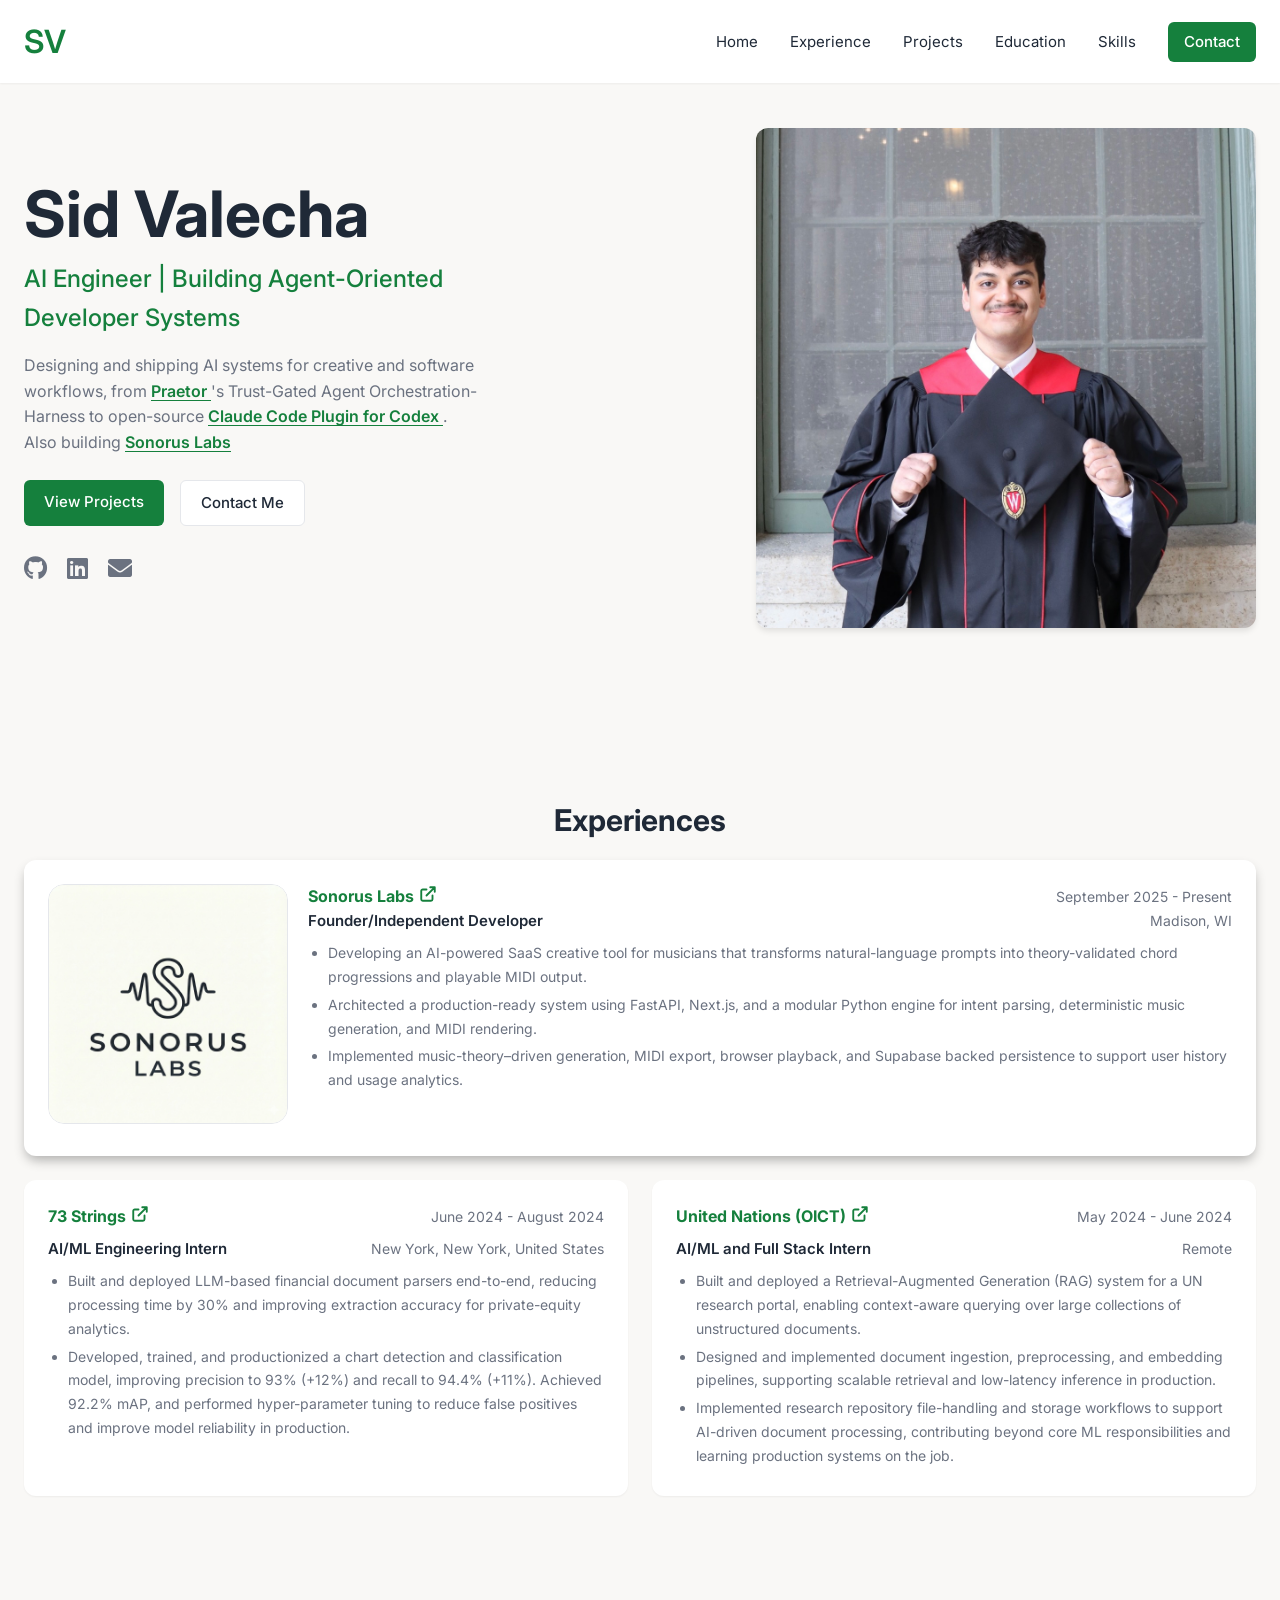
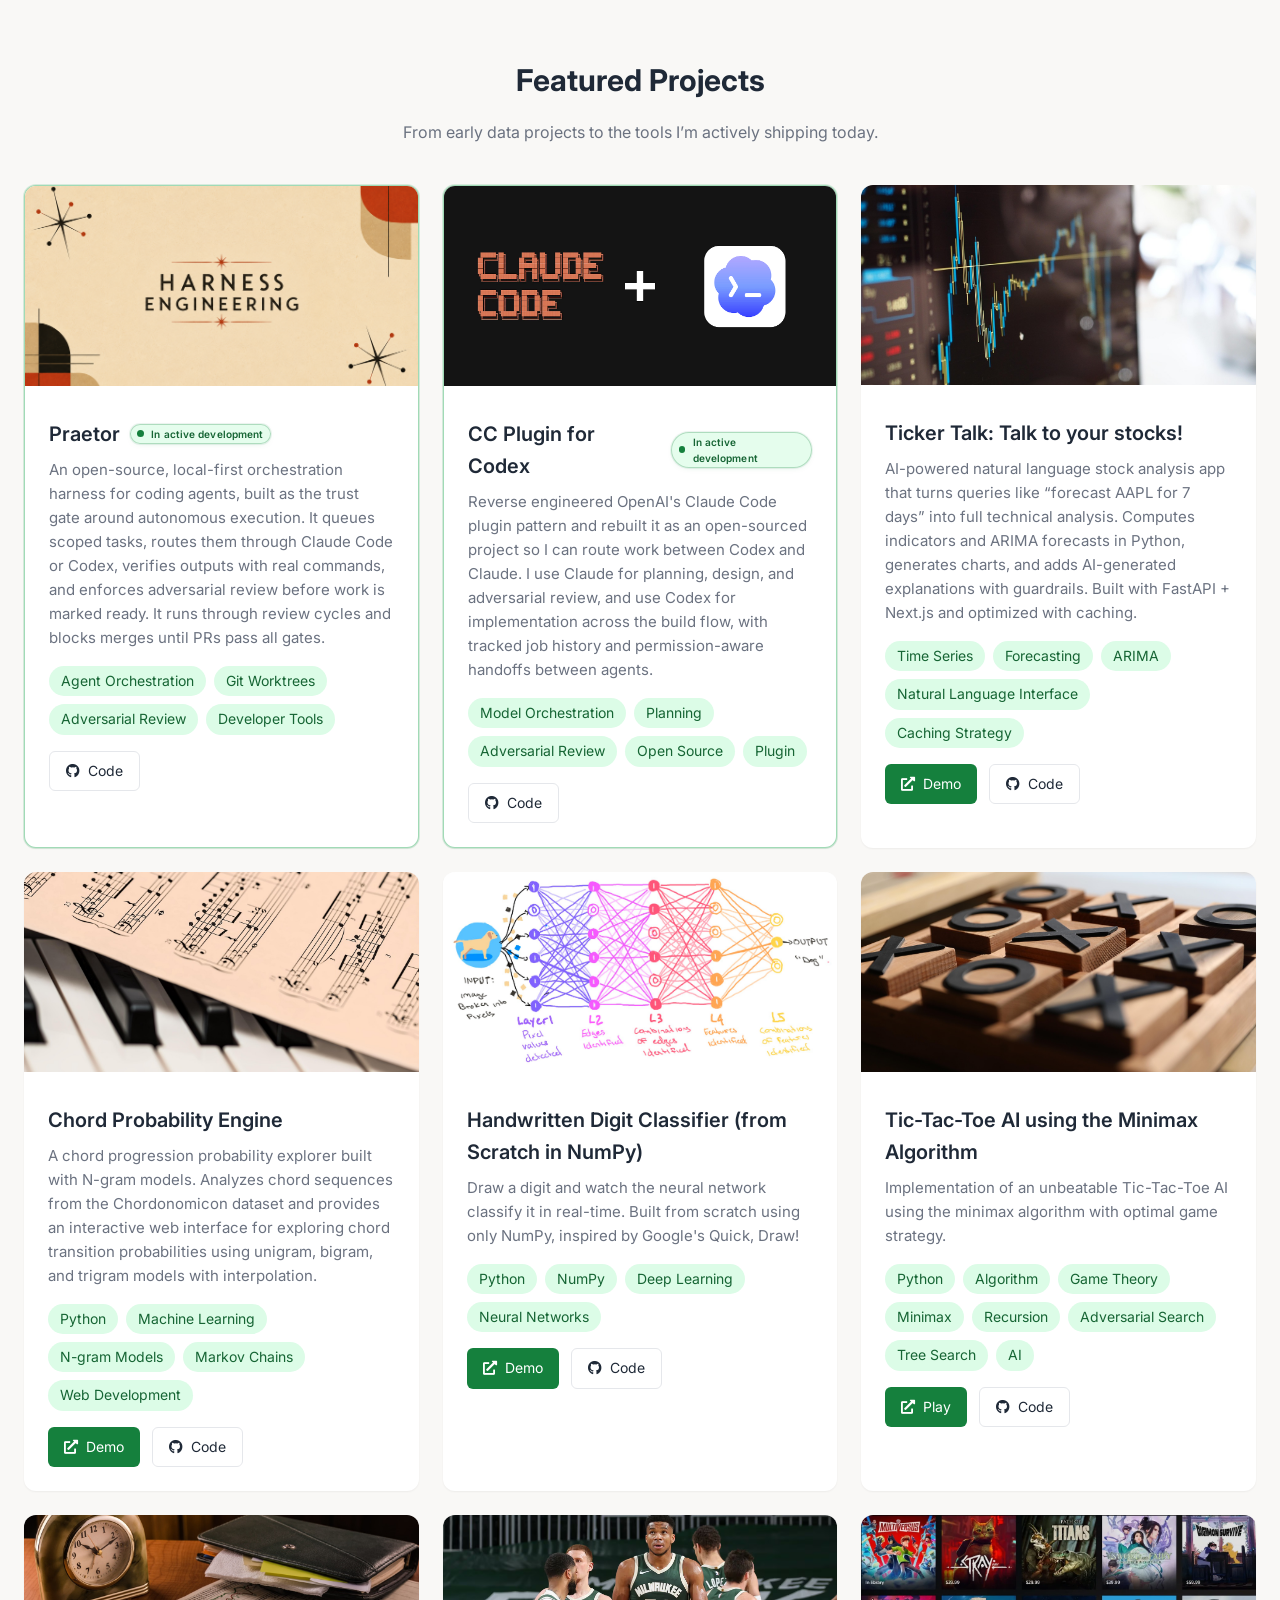
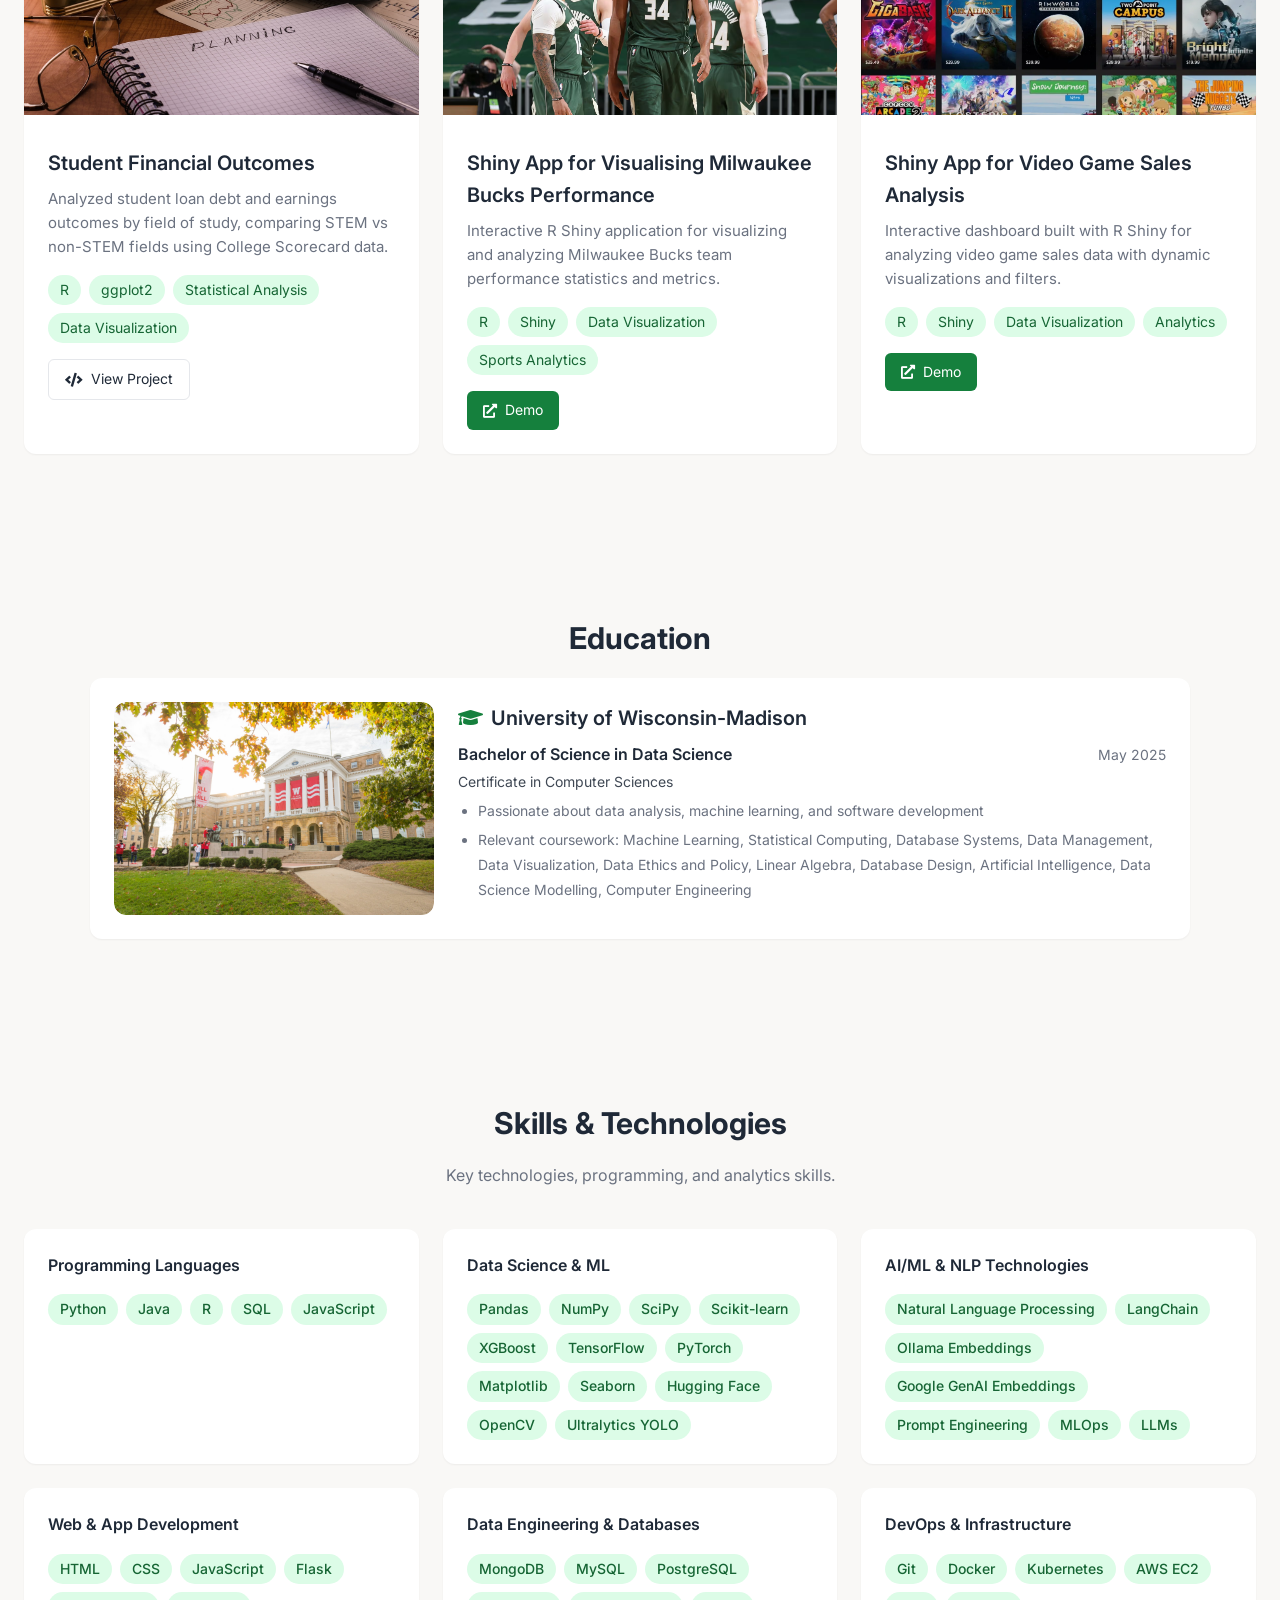
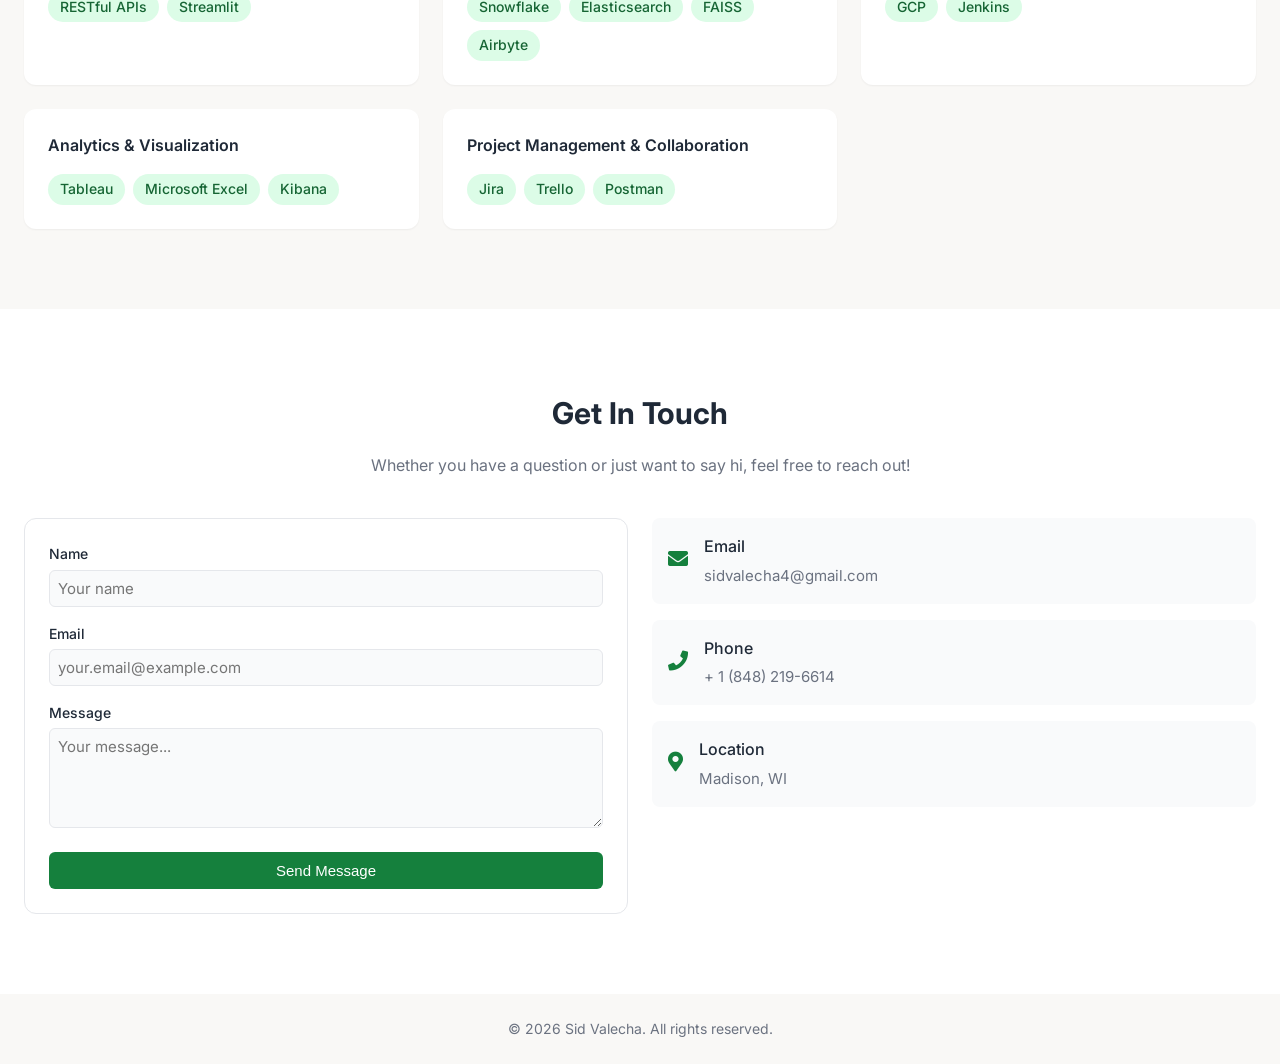
<file: index.html>
<!DOCTYPE html>
<html lang="en">
  <head>
    <meta charset="UTF-8" />
    <meta name="viewport" content="width=device-width, initial-scale=1.0" />
    <title>Sid Valecha - Data Scientist</title>
    <link rel="stylesheet" href="style.css" />
    <link
      rel="stylesheet"
      href="https://cdnjs.cloudflare.com/ajax/libs/font-awesome/5.15.3/css/all.min.css"
    />
    <link
      href="https://fonts.googleapis.com/css2?family=Inter:wght@400;500;600;700&display=swap"
      rel="stylesheet"
    />
  </head>

  <body>
    <!-- Navbar -->
    <nav>
      <div class="nav-container">
        <a href="#home" class="nav-logo" style="font-size: 2rem; text-decoration: none; cursor: pointer;">SV</a>
        <div class="nav-right">
          <div class="nav-links">
            <a href="#home">Home</a>
            <a href="#experience">Experience</a>
            <a href="#projects">Projects</a>
            <a href="#education">Education</a>
            <a href="#skills">Skills</a>
          </div>
          <a href="#contact" class="hire-me-btn">Contact</a>
        </div>
      </div>
    </nav>

    <!-- Hero Section -->
    <section id="home" class="hero-section">
      <div class="hero-content">
        <!-- <p class="hero-greeting">Hello, I'm</p> -->
        <h1 class="hero-name">Sid Valecha</h1>
        <h2 class="hero-title">AI Engineer | Building Agent-Oriented Developer Systems</h2>
        <p class="hero-description">
          Designing and shipping AI systems for creative and software workflows, from
          <a href="https://github.com/sid-valecha/praetor" target="_blank" rel="noopener" style="color: var(--accent-green); text-decoration: underline; text-underline-offset: 3px; font-weight: 600;">
            Praetor
          </a>
          's Trust-Gated Agent Orchestration-Harness to open-source
          <a href="https://github.com/sid-valecha/cc-plugin-codex" target="_blank" rel="noopener" style="color: var(--accent-green); text-decoration: underline; text-underline-offset: 3px; font-weight: 600;">
            Claude Code Plugin for Codex
          </a>.<br>
          Also building
          <a href="https://sonorus-labs.com" target="_blank" rel="noopener" style="color: var(--accent-green); text-decoration: underline; text-underline-offset: 3px; font-weight: 600;">
            Sonorus Labs
          </a>
        </p>
        <div class="hero-buttons">
          <a href="#projects" class="btn-primary">View Projects</a>
          <a href="#contact" class="btn-secondary">Contact Me</a>
        </div>
        <div class="hero-social">
          <a href="https://github.com/sid-valecha" target="_blank" aria-label="GitHub">
            <i class="fab fa-github"></i>
          </a>
          <a href="https://www.linkedin.com/in/sid-valecha-22301b1b1/" target="_blank" aria-label="LinkedIn">
            <i class="fab fa-linkedin"></i>
          </a>
          <a href="mailto:sidvalecha4@gmail.com" aria-label="Email">
            <i class="fas fa-envelope"></i>
          </a>
        </div>
      </div>
      <div>
        <img
          src="assets/headshot.jpeg"
          alt="Headshot of Sid Valecha"
          class="hero-image"
        />
      </div>
    </section>

    <!-- Experience Section -->
    <section id="experience">
      <h2 class="section-title">Experiences</h2>

      <div class="experience-grid">

        <!-- Experience 1 - Sonorus Labs -->
        <div class="experience-card">
          <div class="experience-item experience-featured">
            <div class="experience-media">
              <img
                src="assets/Sonorus_Logo.jpg"
                alt="Sonorus logo"
                class="experience-logo"
              />
            </div>
            <div class="experience-content">
              <div class="experience-header">
                  <p class="experience-company" style="font-weight:bold;">
                    <a href="https://sonorus-labs.com" target="_blank" rel="noopener noreferrer" style="color: inherit; text-decoration: none; display: inline-flex; align-items: center; gap: 0.3em;">
                      Sonorus Labs
                      <svg xmlns="http://www.w3.org/2000/svg" width="18" height="18" viewBox="0 0 24 24" fill="none" stroke="var(--accent-green)" stroke-width="2.5" stroke-linecap="round" stroke-linejoin="round" style="vertical-align: middle; position: relative; top: -2px;">
                        <g fill="none" fill-rule="evenodd">
                          <path d="M18 14v5a2 2 0 0 1-2 2H5a2 2 0 0 1-2-2V8c0-1.1.9-2 2-2h5M15 3h6v6M10 14L20.2 3.8"/>
                        </g>
                      </svg>
                    </a>
                  </p>
                  <p class="experience-details">September 2025 - Present</p>
              </div>
              <div class="experience-subheader">
                <p class="experience-title">Founder/Independent Developer</p>
                <p class="experience-location">Madison, WI</p>
              </div>
              <ul class="experience-list">
                <li>Developing an AI-powered SaaS creative tool for musicians that transforms natural-language prompts into theory-validated chord progressions and playable MIDI output.</li>
                <li>Architected a production-ready system using FastAPI, Next.js, and a modular Python engine for intent parsing, deterministic music generation, and MIDI rendering.</li>
                <li>Implemented music-theory–driven generation, MIDI export, browser playback, and Supabase backed persistence to support user history and usage analytics.</li>
              </ul>
            </div>
          </div>
        </div>

        <!-- Experience 2 - 73 Strings -->
        <div class="experience-card">
          <div class="experience-item">
            <div class="experience-header">
              <p class="experience-company" style="font-weight:bold;">
                <a href="https://www.73strings.com/" target="_blank" rel="noopener noreferrer" style="color: inherit; text-decoration: none; display: inline-flex; align-items: center; gap: 0.3em;">
                  73 Strings
                  <svg xmlns="http://www.w3.org/2000/svg" width="18" height="18" viewBox="0 0 24 24" fill="none" stroke="var(--accent-green)" stroke-width="2.5" stroke-linecap="round" stroke-linejoin="round" style="vertical-align: middle; position: relative; top: -2px;">
                    <g fill="none" fill-rule="evenodd">
                      <path d="M18 14v5a2 2 0 0 1-2 2H5a2 2 0 0 1-2-2V8c0-1.1.9-2 2-2h5M15 3h6v6M10 14L20.2 3.8"/>
                    </g>
                  </svg>
                </a>
              </p>
              <p class="experience-details">June 2024 - August 2024</p>
            </div>
            <div class="experience-subheader">
              <p class="experience-title">AI/ML Engineering Intern</p>
              <p class="experience-location">New York, New York, United States</p>
            </div>
            <ul class="experience-list">
              <li>Built and deployed LLM-based financial document parsers end-to-end, reducing processing time by 30% and improving extraction accuracy for private-equity analytics.</li>
              <li>Developed, trained, and productionized a chart detection and classification model, improving precision to 93% (+12%) and recall to 94.4% (+11%). Achieved 92.2% mAP, and performed hyper-parameter tuning to reduce false positives and improve model reliability in production.</li>
            </ul>
          </div>
        </div>


        <!-- Experience 3 - United Nations -->
        <div class="experience-card">
          <div class="experience-item">
            <div class="experience-header">
              <p class="experience-company" style="font-weight:bold;">
                <a href="https://unite.un.org/en" target="_blank" rel="noopener noreferrer" style="color: inherit; text-decoration: none; display: inline-flex; align-items: center; gap: 0.3em;">
                  United Nations (OICT)
                  <svg xmlns="http://www.w3.org/2000/svg" width="18" height="18" viewBox="0 0 24 24" fill="none" stroke="var(--accent-green)" stroke-width="2.5" stroke-linecap="round" stroke-linejoin="round" style="vertical-align: middle; position: relative; top: -2px;">
                    <g fill="none" fill-rule="evenodd">
                      <path d="M18 14v5a2 2 0 0 1-2 2H5a2 2 0 0 1-2-2V8c0-1.1.9-2 2-2h5M15 3h6v6M10 14L20.2 3.8"/>
                    </g>
                  </svg>
                </a>
              </p>
              <p class="experience-details">May 2024 - June 2024</p>
            </div>
            <div class="experience-subheader">
              <p class="experience-title">AI/ML and Full Stack Intern</p>
              <p class="experience-location">Remote</p>
            </div>
            <ul class="experience-list">
              <li>Built and deployed a Retrieval-Augmented Generation (RAG) system for a UN research portal, enabling context-aware querying over large collections of unstructured documents.</li>
              <li>Designed and implemented document ingestion, preprocessing, and embedding pipelines, supporting scalable retrieval and low-latency inference in production.</li>
              <li>Implemented research repository file-handling and storage workflows to support AI-driven document processing, contributing beyond core ML responsibilities and learning production systems on the job.</li>
            </ul>
          </div>
        </div>

      </div>
    </section>
    <!-- Projects Section -->
    <section id="projects">
      <h2 class="section-title">Featured Projects</h2>
      <p class="section-subtitle">
        From early data projects to the tools I’m actively shipping today.
      </p>

      <div class="projects-grid">
        <!-- Project 1 -->
        <div class="project-card project-active">
          <img
            src="assets/praetor.png"
            alt="Praetor generic coding harness"
            class="project-image project-image-praetor"
          />
          <div class="project-content">
            <div class="project-title-row">
              <h3 class="project-title">Praetor</h3>
              <div class="project-status-inline">
                <span class="project-status-dot" aria-hidden="true"></span>
                <span>In active development</span>
              </div>
            </div>
            <p class="project-description">
              An open-source, local-first orchestration harness for coding agents, built as the trust gate around autonomous execution.
              It queues scoped tasks, routes them through Claude Code or Codex, verifies outputs with real commands, and enforces
              adversarial review before work is marked ready. It runs through review cycles and blocks merges until PRs pass all gates.
            </p>
            <div class="project-tags">
              <span class="project-tag">Agent Orchestration</span>
              <span class="project-tag">Git Worktrees</span>
              <span class="project-tag">Adversarial Review</span>
              <span class="project-tag">Developer Tools</span>
            </div>
            <div class="project-buttons">
              <a href="https://github.com/sid-valecha/praetor" class="btn-code" target="_blank">
                <i class="fab fa-github"></i> Code
              </a>
            </div>
          </div>
        </div>

        <!-- Project 2 -->
        <div class="project-card project-active">
          <img
            src="assets/plugin.png"
            alt="Claude Code plugin for Codex"
            class="project-image"
          />
          <div class="project-content">
            <div class="project-title-row">
            <h3 class="project-title">CC Plugin for Codex</h3>
              <div class="project-status-inline">
                <span class="project-status-dot" aria-hidden="true"></span>
                <span>In active development</span>
              </div>
            </div>
            <p class="project-description">
              Reverse engineered OpenAI's Claude Code plugin pattern and rebuilt it as an open-sourced project so I can route work between Codex and Claude.
              I use Claude for planning, design, and adversarial review, and use Codex for implementation across the build flow,
              with tracked job history and permission-aware handoffs between agents.
            </p>
            <div class="project-tags">
              <span class="project-tag">Model Orchestration</span>
              <span class="project-tag">Planning</span>
              <span class="project-tag">Adversarial Review</span>
              <span class="project-tag">Open Source</span>
              <span class="project-tag">Plugin</span>
            </div>
            <div class="project-buttons">
              <a href="https://github.com/sid-valecha/cc-plugin-codex" class="btn-code" target="_blank">
                <i class="fab fa-github"></i> Code
              </a>
            </div>
          </div>
        </div>

        <!-- Project 3 -->
        <div class="project-card">
          <img
            src="assets/stock-cover.jpg"
            alt="Ticker Talk AI-powered stock analysis"
            class="project-image"
          />
          <div class="project-content">
            <h3 class="project-title">Ticker Talk: Talk to your stocks!</h3>
            <p class="project-description">
              AI-powered natural language stock analysis app that turns queries like “forecast AAPL for 7 days” into
              full technical analysis. Computes indicators and ARIMA forecasts in Python, generates charts,
              and adds AI-generated explanations with guardrails. Built with FastAPI + Next.js and optimized with caching.
            </p>
            <div class="project-tags">
              <span class="project-tag">Time Series</span>
              <span class="project-tag">Forecasting</span>
              <span class="project-tag">ARIMA</span>
              <span class="project-tag">Natural Language Interface</span>
              <span class="project-tag">Caching Strategy</span>
            </div>
            <div class="project-buttons">
              <a href="https://sidvalecha.com/ticker-talk" class="btn-demo" target="_blank">
                <i class="fas fa-external-link-alt"></i> Demo
              </a>
              <a href="https://github.com/sid-valecha/ticker-talk" class="btn-code" target="_blank">
                <i class="fab fa-github"></i> Code
              </a>
            </div>
          </div>
        </div>

        <!-- Project 2 -->
        <div class="project-card">
          <img
            src="assets/chord-probability.jpg"
            alt="Chord Probability Engine"
            class="project-image"
          />
          <div class="project-content">
            <h3 class="project-title">Chord Probability Engine</h3>
            <p class="project-description">
              A chord progression probability explorer built with N-gram models. Analyzes chord sequences from the Chordonomicon dataset and provides an interactive web interface for exploring chord transition probabilities using unigram, bigram, and trigram models with interpolation.
            </p>
            <div class="project-tags">
              <span class="project-tag">Python</span>
              <span class="project-tag">Machine Learning</span>
              <span class="project-tag">N-gram Models</span>
              <span class="project-tag">Markov Chains</span>
              <span class="project-tag">Web Development</span>
            </div>
            <div class="project-buttons">
              <a href="chord-probabilities/" class="btn-demo" target="_blank">
                <i class="fas fa-external-link-alt"></i> Demo
              </a>
              <a href="https://github.com/sid-valecha/music-chord-probabilities" class="btn-code" target="_blank">
                <i class="fab fa-github"></i> Code
              </a>
            </div>
          </div>
        </div>

        <!-- Project 2 -->
        <div class="project-card">
          <img
            src="assets/neural-net-cover.jpeg"
            alt="Neural Network from Scratch using NumPy"
            class="project-image"
          />
          <div class="project-content">
            <h3 class="project-title">Handwritten Digit Classifier (from Scratch in NumPy)</h3>
            <p class="project-description">
              Draw a digit and watch the neural network classify it in real-time. Built from scratch using only NumPy, inspired by Google's Quick, Draw!
            </p>
            <div class="project-tags">
              <span class="project-tag">Python</span>
              <span class="project-tag">NumPy</span>
              <span class="project-tag">Deep Learning</span>
              <span class="project-tag">Neural Networks</span>
            </div>
            <div class="project-buttons">
              <a href="nn-from-scratch/" class="btn-demo" target="_blank">
                <i class="fas fa-external-link-alt"></i> Demo
              </a>
              <a href="https://github.com/sid-valecha/nn-from-scratch" class="btn-code" target="_blank">
                <i class="fab fa-github"></i> Code
              </a>
            </div>
          </div>
        </div>

        <!-- Project 3 -->
        <div class="project-card">
          <img
            src="assets/tictactoe-cover.jpg"
            alt="Tic-Tac-Toe AI using the Minimax Algorithm"
            class="project-image"
          />
          <div class="project-content">
            <h3 class="project-title">Tic-Tac-Toe AI using the Minimax Algorithm</h3>
            <p class="project-description">
              Implementation of an unbeatable Tic-Tac-Toe AI using the minimax algorithm with optimal game strategy.
            </p>
            <div class="project-tags">
              <span class="project-tag">Python</span>
              <span class="project-tag">Algorithm</span>
              <span class="project-tag">Game Theory</span>
              <span class="project-tag">Minimax</span>
              <span class="project-tag">Recursion</span>
              <span class="project-tag">Adversarial Search</span>
              <span class="project-tag">Tree Search</span>
              <span class="project-tag">AI</span>
            </div>
            <div class="project-buttons">
              <a href="tictactoe-minimax/" class="btn-demo" target="_blank">
                <i class="fas fa-external-link-alt"></i> Play
              </a>
              <a href="https://github.com/sid-valecha/tictactoe-minimax" class="btn-code" target="_blank">
                <i class="fab fa-github"></i> Code 
              </a>
            </div>
          </div>
        </div>

        <!-- Project 4 -->
        <div class="project-card">
          <img
            src="assets/student-outcomes-cover.jpg"
            alt="Student Financial Outcomes Project"
            class="project-image"
          />
          <div class="project-content">
            <h3 class="project-title">Student Financial Outcomes</h3>
            <p class="project-description">
              Analyzed student loan debt and earnings outcomes by field of study, comparing STEM vs non-STEM fields using College Scorecard data.
            </p>
            <div class="project-tags">
              <span class="project-tag">R</span>
              <span class="project-tag">ggplot2</span>
              <span class="project-tag">Statistical Analysis</span>
              <span class="project-tag">Data Visualization</span>
            </div>
            <div class="project-buttons">
              <a href="projects/student-outcomes/StudentFinancialOutcomes.html" class="btn-code" target="_blank">
                <i class="fas fa-code"></i> View Project
              </a>
            </div>
          </div>
        </div>

        <!-- Project 5 -->
        <div class="project-card">
          <img
            src="assets/bucks-cover.avif"
            alt="Shiny App for Visualising Milwaukee Bucks Performance"
            class="project-image"
          />
          <div class="project-content">
            <h3 class="project-title">Shiny App for Visualising Milwaukee Bucks Performance</h3>
            <p class="project-description">
              Interactive R Shiny application for visualizing and analyzing Milwaukee Bucks team performance statistics and metrics.
            </p>
            <div class="project-tags">
              <span class="project-tag">R</span>
              <span class="project-tag">Shiny</span>
              <span class="project-tag">Data Visualization</span>
              <span class="project-tag">Sports Analytics</span>
            </div>
            <div class="project-buttons">
              <a href="https://sid-valecha.shinyapps.io/project/" class="btn-demo" target="_blank">
                <i class="fas fa-external-link-alt"></i> Demo
              </a>
            </div>
          </div>
        </div>

        <!-- Project 6 -->
        <div class="project-card">
          <img
            src="assets/video-game-cover.webp"
            alt="Shiny App for Video Game Sales Analysis"
            class="project-image"
          />
          <div class="project-content">
            <h3 class="project-title">Shiny App for Video Game Sales Analysis</h3>
            <p class="project-description">
              Interactive dashboard built with R Shiny for analyzing video game sales data with dynamic visualizations and filters.
            </p>
            <div class="project-tags">
              <span class="project-tag">R</span>
              <span class="project-tag">Shiny</span>
              <span class="project-tag">Data Visualization</span>
              <span class="project-tag">Analytics</span>
            </div>
            <div class="project-buttons">
              <a href="https://sid-valecha.shinyapps.io/stat436-hw2-shiny/" class="btn-demo" target="_blank">
                <i class="fas fa-external-link-alt"></i> Demo
              </a>
            </div>
          </div>
        </div>

        <!-- Project 7 -->
        <!-- <div class="project-card">
          <img
            src="assets/library-cover.jpg"
            alt="Library Management System using SQL and Docker"
            class="project-image"
          />
          <div class="project-content">
            <h3 class="project-title">Library Management System using SQL and Docker</h3>
            <p class="project-description">
              Full-stack library management system with SQL database backend, containerized with Docker for easy deployment.
            </p>
            <div class="project-tags">
              <span class="project-tag">SQL</span>
              <span class="project-tag">Docker</span>
              <span class="project-tag">Database</span>
              <span class="project-tag">Backend</span>
            </div>
            <div class="project-buttons">
              <a href="https://github.com/sid-valecha/library-management-system" class="btn-code" target="_blank">
                <i class="fab fa-github"></i> Code
              </a>
            </div>
          </div>
        </div> -->

        <!-- Project 8
        <div class="project-card">
          <img
            src="assets/password-cover.jpg"
            alt="Password Generator with Strength Checker"
            class="project-image"
          />
          <div class="project-content">
            <h3 class="project-title">Password Generator with Strength Checker</h3>
            <p class="project-description">
              Password generator application with machine learning-based strength checker to evaluate password security.
            </p>
            <div class="project-tags">
              <span class="project-tag">Python</span>
              <span class="project-tag">Machine Learning</span>
              <span class="project-tag">Security</span>
              <span class="project-tag">Web App</span>
            </div>
            <div class="project-buttons">
              <a href="https://github.com/sid-valecha/password-gen/tree/strength-checker" class="btn-code" target="_blank">
                <i class="fab fa-github"></i> Code
              </a>
            </div>
          </div>
        </div> -->

        <!-- Project 9
        <div class="project-card">
          <img
            src="assets/books-cover.jpg"
            alt="Analysis of Bestselling Books"
            class="project-image"
          />
          <div class="project-content">
            <h3 class="project-title">Analysis of Bestselling Books</h3>
            <p class="project-description">
              Comprehensive data analysis of bestselling books dataset, exploring trends, patterns, and insights in the publishing industry.
            </p>
            <div class="project-tags">
              <span class="project-tag">Python</span>
              <span class="project-tag">Data Analysis</span>
              <span class="project-tag">Data Visualization</span>
              <span class="project-tag">Pandas</span>
            </div>
            <div class="project-buttons">
              <a href="https://github.com/sid-valecha/bestselling-books-analysis" class="btn-code" target="_blank">
                <i class="fab fa-github"></i> Code
              </a>
            </div>
          </div>
        </div>
      </div> -->
      
    </section>

    <!-- Education Section -->
    <section id="education">
      <h2 class="section-title">Education</h2>

      <div class="education-grid">
        <!-- Education -->
        <div class="education-card">
          <div class="education-media">
            <img
              src="assets/UW_Madison.jpg"
              alt="University of Wisconsin-Madison campus"
              class="education-photo"
            />
          </div>
          <div class="education-content">
            <h3 class="education-header">
              <span class="education-header-title">
                <i class="fas fa-graduation-cap"></i>University of Wisconsin-Madison
              </span>
            </h3>
            <div class="education-item">
              <p class="education-degree">
                Bachelor of Science in Data Science
                <span class="education-date">May 2025</span>
              </p>
              <p class="education-details">Certificate in Computer Sciences</p>
              <ul class="education-list">
                <li>Passionate about data analysis, machine learning, and software development</li>
                <li>Relevant coursework: Machine Learning, Statistical Computing, Database Systems, Data Management, Data Visualization, Data Ethics and Policy, Linear Algebra, Database Design, Artificial Intelligence, Data Science Modelling, Computer Engineering</li>
              </ul>
            </div>
          </div>
        </div>
      </div>
    </section>

    <!-- Skills Section -->
    <section id="skills">
      <h2 class="section-title">Skills & Technologies</h2>
      <p class="section-subtitle">
        Key technologies, programming, and analytics skills.
      </p>

      <div class="skills-grid">

        <!-- Programming Languages -->
        <div class="skill-card">
          <h3 class="skill-card-title">Programming Languages</h3>
          <div class="skill-tags">
            <span class="skill-tag">Python</span>
            <span class="skill-tag">Java</span>
            <span class="skill-tag">R</span>
            <span class="skill-tag">SQL</span>
            <span class="skill-tag">JavaScript</span>
          </div>
        </div>

        <!-- Data Science & Machine Learning -->
        <div class="skill-card">
          <h3 class="skill-card-title">Data Science & ML</h3>
          <div class="skill-tags">
            <span class="skill-tag">Pandas</span>
            <span class="skill-tag">NumPy</span>
            <span class="skill-tag">SciPy</span>
            <span class="skill-tag">Scikit-learn</span>
            <span class="skill-tag">XGBoost</span>
            <span class="skill-tag">TensorFlow</span>
            <span class="skill-tag">PyTorch</span>
            <span class="skill-tag">Matplotlib</span>
            <span class="skill-tag">Seaborn</span>
            <span class="skill-tag">Hugging Face</span>
            <span class="skill-tag">OpenCV</span>
            <span class="skill-tag">Ultralytics YOLO</span>
          </div>
        </div>

        <!-- AI/ML & NLP -->
        <div class="skill-card">
          <h3 class="skill-card-title">AI/ML & NLP Technologies</h3>
          <div class="skill-tags">
            <span class="skill-tag">Natural Language Processing</span>
            <span class="skill-tag">LangChain</span>
            <span class="skill-tag">Ollama Embeddings</span>
            <span class="skill-tag">Google GenAI Embeddings</span>
            <span class="skill-tag">Prompt Engineering</span>
            <span class="skill-tag">MLOps</span>
            <span class="skill-tag">LLMs</span>
          </div>
        </div>

        <!-- Web & App Development -->
        <div class="skill-card">
          <h3 class="skill-card-title">Web & App Development</h3>
          <div class="skill-tags">
            <span class="skill-tag">HTML</span>
            <span class="skill-tag">CSS</span>
            <span class="skill-tag">JavaScript</span>
            <span class="skill-tag">Flask</span>
            <span class="skill-tag">RESTful APIs</span>
            <span class="skill-tag">Streamlit</span>
          </div>
        </div>

        <!-- Data Engineering & Databases -->
        <div class="skill-card">
          <h3 class="skill-card-title">Data Engineering & Databases</h3>
          <div class="skill-tags">
            <span class="skill-tag">MongoDB</span>
            <span class="skill-tag">MySQL</span>
            <span class="skill-tag">PostgreSQL</span>
            <span class="skill-tag">Snowflake</span>
            <span class="skill-tag">Elasticsearch</span>
            <span class="skill-tag">FAISS</span>
            <span class="skill-tag">Airbyte</span>
          </div>
        </div>

        <!-- DevOps & Infrastructure -->
        <div class="skill-card">
          <h3 class="skill-card-title">DevOps & Infrastructure</h3>
          <div class="skill-tags">
            <span class="skill-tag">Git</span>
            <span class="skill-tag">Docker</span>
            <span class="skill-tag">Kubernetes</span>
            <span class="skill-tag">AWS EC2</span>
            <span class="skill-tag">GCP</span>
            <span class="skill-tag">Jenkins</span>
          </div>
        </div>

        <!-- Analytics & Visualization -->
        <div class="skill-card">
          <h3 class="skill-card-title">Analytics & Visualization</h3>
          <div class="skill-tags">
            <span class="skill-tag">Tableau</span>
            <span class="skill-tag">Microsoft Excel</span>
            <span class="skill-tag">Kibana</span>
          </div>
        </div>

        <!-- Project Management & Collaboration -->
        <div class="skill-card">
          <h3 class="skill-card-title">Project Management & Collaboration</h3>
          <div class="skill-tags">
            <span class="skill-tag">Jira</span>
            <span class="skill-tag">Trello</span>
            <span class="skill-tag">Postman</span>
          </div>
        </div>
      </div>
    </section>

    <!-- Contact Section -->
    <section id="contact" class="contact-section">
      <h2 class="section-title">Get In Touch</h2>
      <p class="section-subtitle">
        Whether you have a question or just want to say hi, feel free to reach out!
      </p>

      <div class="contact-grid">
        <!-- Contact Form -->
        <form class="contact-form" name="contact" method="POST" data-netlify="true" netlify>
          <input type="hidden" name="form-name" value="contact" />
          <div class="form-group">
            <label class="form-label">Name</label>
            <input
              type="text"
              name="name"
              placeholder="Your name"
              class="form-input"
              required
            />
          </div>
          <div class="form-group">
            <label class="form-label">Email</label>
            <input
              type="email"
              name="email"
              placeholder="your.email@example.com"
              class="form-input"
              required
            />
          </div>
          <div class="form-group">
            <label class="form-label">Message</label>
            <textarea
              name="message"
              rows="4"
              placeholder="Your message..."
              class="form-textarea"
              required
            ></textarea>
          </div>
          <button type="submit" class="btn-primary" style="width: 100%;">
            Send Message
          </button>
        </form>

        <!-- Contact Info -->
        <div class="contact-info">
          <div class="contact-item">
            <a href="mailto:sidvalecha4@gmail.com" style="text-decoration: none; color: inherit;">
              <i class="fas fa-envelope"></i>
            </a>
            <div class="contact-item-content">
              <p class="contact-item-label">Email</p>
              <p class="contact-item-value">sidvalecha4@gmail.com</p>
            </div>
          </div>
          <div class="contact-item">
            <a href="tel:+18482196614" style="text-decoration: none; color: inherit;">
              <i class="fas fa-phone"></i>
            </a>
            <div class="contact-item-content">
              <p class="contact-item-label">Phone</p>
              <p class="contact-item-value">+ 1 (848) 219-6614</p>
            </div>
          </div>
          <div class="contact-item">
            <a href="https://www.google.com/maps/search/?api=1&query=Madison+WI" target="_blank" rel="noopener" style="text-decoration: none; color: inherit;">
              <i class="fas fa-map-marker-alt"></i>
            </a>
            <div class="contact-item-content">
              <p class="contact-item-label">Location</p>
              <p class="contact-item-value">Madison, WI</p>
            </div>
          </div>
        </div>
      </div>
    </section>

    <!-- Footer -->
    <footer>
      <p>© 2026 Sid Valecha. All rights reserved.</p>
    </footer>

    <!-- Scroll to Top Button -->
    <button id="scrollToTop" class="scroll-to-top" aria-label="Scroll to top">
      <i class="fas fa-arrow-up"></i>
    </button>

    <!-- Netlify Form Handler -->
    <script>
      const handleSubmit = (event) => {
        event.preventDefault();
        const myForm = event.target;
        const formData = new FormData(myForm);
        
        fetch("/", {
          method: "POST",
          headers: { "Content-Type": "application/x-www-form-urlencoded" },
          body: new URLSearchParams(formData).toString()
        })
          .then(() => {
            alert("Thank you for your submission! I'll get back to you soon.");
            myForm.reset();
          })
          .catch((error) => {
            alert("There was an error submitting your form. Please try again or contact me directly at sidvalecha4@gmail.com");
            console.error(error);
          });
      };

      document.querySelector("form[name='contact']").addEventListener("submit", handleSubmit);
    </script>

    <!-- Scroll to Top Button Script -->
    <script>
      const scrollToTopBtn = document.getElementById('scrollToTop');
      
      // Show/hide button based on scroll position
      window.addEventListener('scroll', () => {
        if (window.pageYOffset > 300) {
          scrollToTopBtn.classList.add('show');
        } else {
          scrollToTopBtn.classList.remove('show');
        }
      });
      
      // Scroll to top when button is clicked
      scrollToTopBtn.addEventListener('click', () => {
        window.scrollTo({
          top: 0,
          behavior: 'smooth'
        });
      });
    </script>
  </body>
</html>
</file>
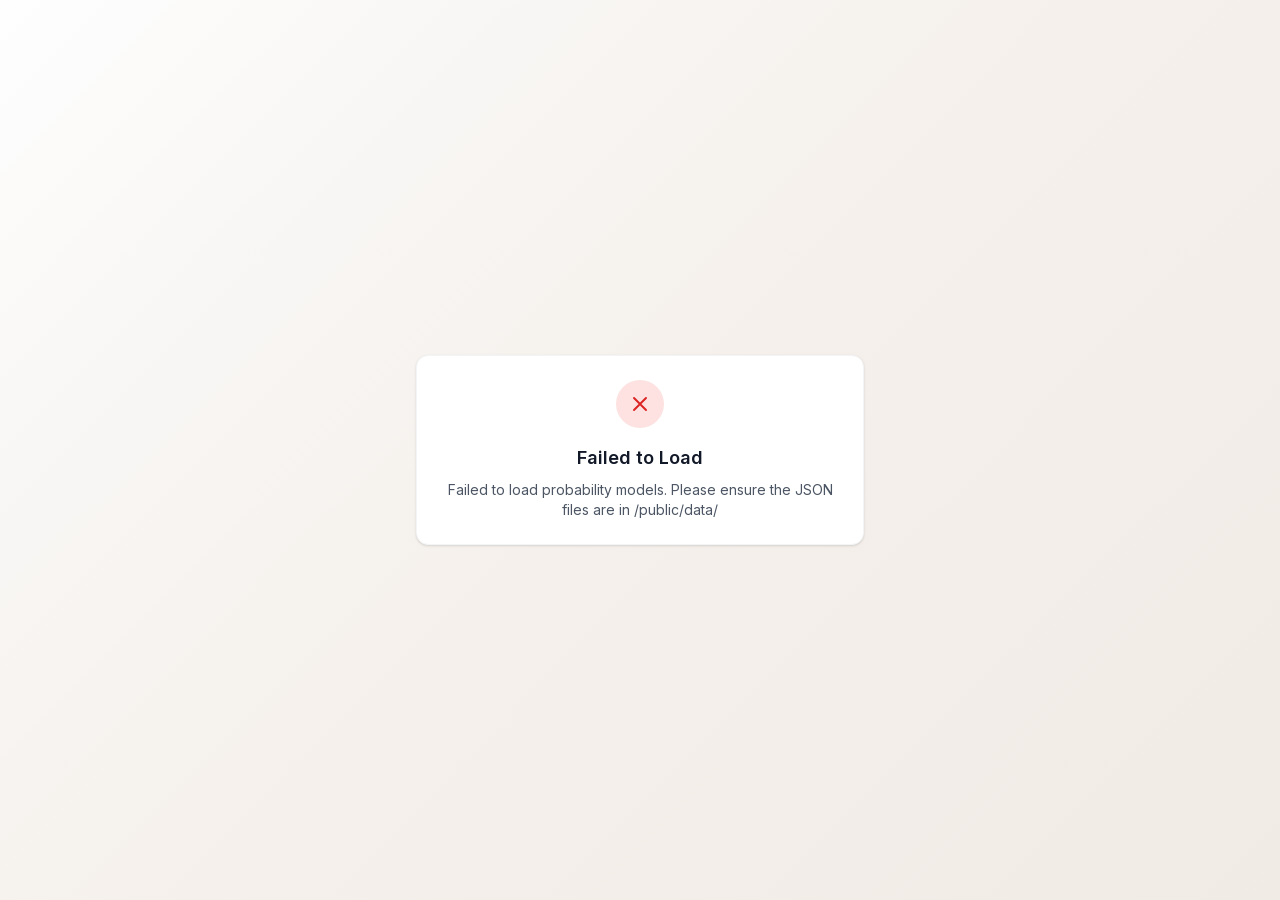
<file: chord-probabilities/index.html>
<!DOCTYPE html><html lang="en" class="__variable_06d70f"><head><meta charSet="utf-8"/><meta name="viewport" content="width=device-width, initial-scale=1"/><link rel="preload" href="/chord-probabilities/_next/static/media/e4af272ccee01ff0-s.p.woff2" as="font" crossorigin="" type="font/woff2"/><link rel="stylesheet" href="/chord-probabilities/_next/static/css/26d7d54ed618ba31.css" data-precedence="next"/><link rel="preload" as="script" fetchPriority="low" href="/chord-probabilities/_next/static/chunks/webpack-69ff387696015aa4.js"/><script src="/chord-probabilities/_next/static/chunks/fd9d1056-2101cfcffec2d45c.js" async=""></script><script src="/chord-probabilities/_next/static/chunks/117-45ce7c79b4cfb79a.js" async=""></script><script src="/chord-probabilities/_next/static/chunks/main-app-5b11a83742e1d3f0.js" async=""></script><script src="/chord-probabilities/_next/static/chunks/514-13fd7ea351c239d7.js" async=""></script><script src="/chord-probabilities/_next/static/chunks/app/page-bf3d7a707e88b1e1.js" async=""></script><title>Chord Probability Explorer</title><meta name="description" content="Explore chord progression probabilities using N-gram models trained on real music"/><meta name="next-size-adjust"/><script src="/chord-probabilities/_next/static/chunks/polyfills-42372ed130431b0a.js" noModule=""></script></head><body class="font-sans"><div class="min-h-screen flex items-center justify-center"><div class="text-center animate-fade-in w-full max-w-sm px-6"><div class="w-12 h-12 mx-auto mb-6 border-4 border-gray-200 border-t-brand-600 rounded-full animate-spin"></div><h2 class="text-lg font-semibold text-gray-900 mb-1">Loading Models</h2><p class="text-sm text-gray-500 mb-6">Preparing...</p><div class="w-full bg-gray-200 rounded-full h-2 overflow-hidden"><div class="h-full bg-brand-600 rounded-full transition-all duration-300" style="width:0%"></div></div><p class="text-xs text-gray-400 mt-2">0<!-- --> of <!-- -->3</p></div></div><script src="/chord-probabilities/_next/static/chunks/webpack-69ff387696015aa4.js" async=""></script><script>(self.__next_f=self.__next_f||[]).push([0]);self.__next_f.push([2,null])</script><script>self.__next_f.push([1,"1:HL[\"/chord-probabilities/_next/static/media/e4af272ccee01ff0-s.p.woff2\",\"font\",{\"crossOrigin\":\"\",\"type\":\"font/woff2\"}]\n2:HL[\"/chord-probabilities/_next/static/css/26d7d54ed618ba31.css\",\"style\"]\n"])</script><script>self.__next_f.push([1,"3:I[2846,[],\"\"]\n5:I[9107,[],\"ClientPageRoot\"]\n6:I[8904,[\"514\",\"static/chunks/514-13fd7ea351c239d7.js\",\"931\",\"static/chunks/app/page-bf3d7a707e88b1e1.js\"],\"default\",1]\n7:I[4707,[],\"\"]\n8:I[6423,[],\"\"]\na:I[1060,[],\"\"]\nb:[]\n"])</script><script>self.__next_f.push([1,"0:[\"$\",\"$L3\",null,{\"buildId\":\"CP2U--UH0hcrtIt3mw-Ol\",\"assetPrefix\":\"/chord-probabilities\",\"urlParts\":[\"\",\"\"],\"initialTree\":[\"\",{\"children\":[\"__PAGE__\",{}]},\"$undefined\",\"$undefined\",true],\"initialSeedData\":[\"\",{\"children\":[\"__PAGE__\",{},[[\"$L4\",[\"$\",\"$L5\",null,{\"props\":{\"params\":{},\"searchParams\":{}},\"Component\":\"$6\"}],null],null],null]},[[[[\"$\",\"link\",\"0\",{\"rel\":\"stylesheet\",\"href\":\"/chord-probabilities/_next/static/css/26d7d54ed618ba31.css\",\"precedence\":\"next\",\"crossOrigin\":\"$undefined\"}]],[\"$\",\"html\",null,{\"lang\":\"en\",\"className\":\"__variable_06d70f\",\"children\":[\"$\",\"body\",null,{\"className\":\"font-sans\",\"children\":[\"$\",\"$L7\",null,{\"parallelRouterKey\":\"children\",\"segmentPath\":[\"children\"],\"error\":\"$undefined\",\"errorStyles\":\"$undefined\",\"errorScripts\":\"$undefined\",\"template\":[\"$\",\"$L8\",null,{}],\"templateStyles\":\"$undefined\",\"templateScripts\":\"$undefined\",\"notFound\":[[\"$\",\"title\",null,{\"children\":\"404: This page could not be found.\"}],[\"$\",\"div\",null,{\"style\":{\"fontFamily\":\"system-ui,\\\"Segoe UI\\\",Roboto,Helvetica,Arial,sans-serif,\\\"Apple Color Emoji\\\",\\\"Segoe UI Emoji\\\"\",\"height\":\"100vh\",\"textAlign\":\"center\",\"display\":\"flex\",\"flexDirection\":\"column\",\"alignItems\":\"center\",\"justifyContent\":\"center\"},\"children\":[\"$\",\"div\",null,{\"children\":[[\"$\",\"style\",null,{\"dangerouslySetInnerHTML\":{\"__html\":\"body{color:#000;background:#fff;margin:0}.next-error-h1{border-right:1px solid rgba(0,0,0,.3)}@media (prefers-color-scheme:dark){body{color:#fff;background:#000}.next-error-h1{border-right:1px solid rgba(255,255,255,.3)}}\"}}],[\"$\",\"h1\",null,{\"className\":\"next-error-h1\",\"style\":{\"display\":\"inline-block\",\"margin\":\"0 20px 0 0\",\"padding\":\"0 23px 0 0\",\"fontSize\":24,\"fontWeight\":500,\"verticalAlign\":\"top\",\"lineHeight\":\"49px\"},\"children\":\"404\"}],[\"$\",\"div\",null,{\"style\":{\"display\":\"inline-block\"},\"children\":[\"$\",\"h2\",null,{\"style\":{\"fontSize\":14,\"fontWeight\":400,\"lineHeight\":\"49px\",\"margin\":0},\"children\":\"This page could not be found.\"}]}]]}]}]],\"notFoundStyles\":[]}]}]}]],null],null],\"couldBeIntercepted\":false,\"initialHead\":[null,\"$L9\"],\"globalErrorComponent\":\"$a\",\"missingSlots\":\"$Wb\"}]\n"])</script><script>self.__next_f.push([1,"9:[[\"$\",\"meta\",\"0\",{\"name\":\"viewport\",\"content\":\"width=device-width, initial-scale=1\"}],[\"$\",\"meta\",\"1\",{\"charSet\":\"utf-8\"}],[\"$\",\"title\",\"2\",{\"children\":\"Chord Probability Explorer\"}],[\"$\",\"meta\",\"3\",{\"name\":\"description\",\"content\":\"Explore chord progression probabilities using N-gram models trained on real music\"}],[\"$\",\"meta\",\"4\",{\"name\":\"next-size-adjust\"}]]\n4:null\n"])</script></body></html>
</file>
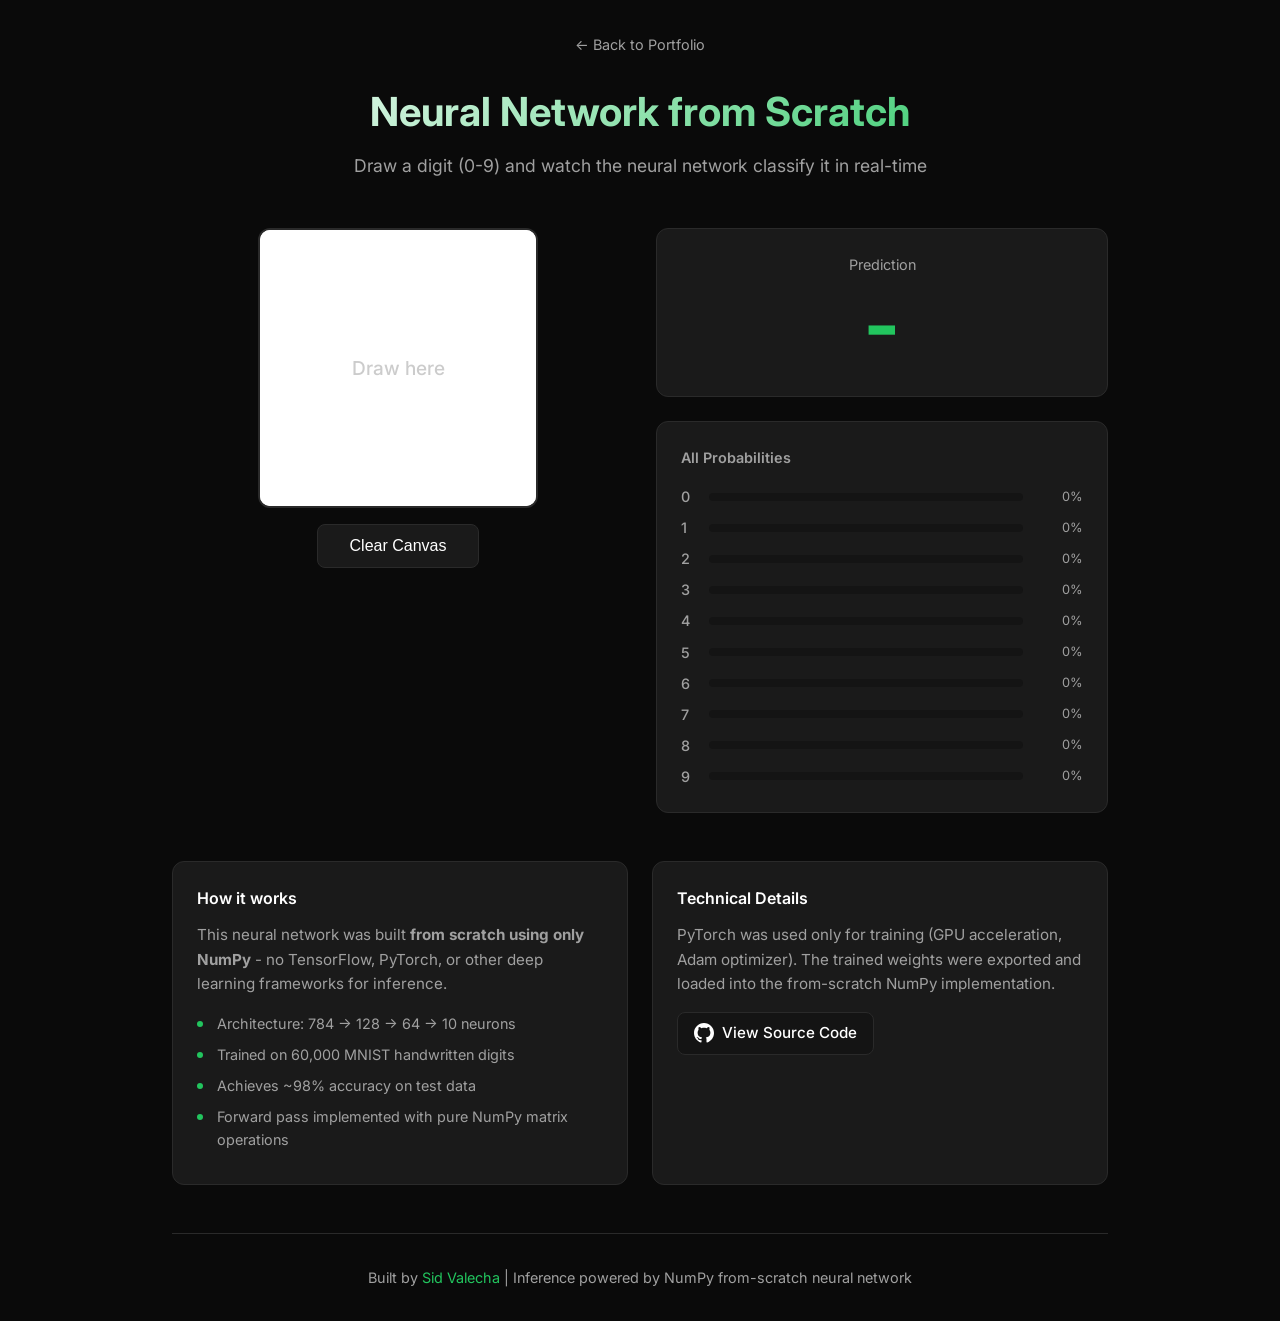
<file: nn-from-scratch/index.html>
<!DOCTYPE html>
<html lang="en">
<head>
    <meta charset="UTF-8">
    <meta name="viewport" content="width=device-width, initial-scale=1.0">
    <title>Neural Network from Scratch - Digit Classifier</title>
    <link rel="stylesheet" href="style.css">
    <link href="https://fonts.googleapis.com/css2?family=Inter:wght@400;500;600;700&display=swap" rel="stylesheet">
</head>
<body>
    <div class="container">
        <header>
            <a href="/" class="back-link">&larr; Back to Portfolio</a>
            <h1>Neural Network from Scratch</h1>
            <p class="subtitle">Draw a digit (0-9) and watch the neural network classify it in real-time</p>
        </header>

        <main>
            <div class="demo-area">
                <div class="canvas-section">
                    <div class="canvas-container">
                        <canvas id="drawCanvas" width="280" height="280"></canvas>
                        <div class="canvas-overlay" id="canvasOverlay">
                            <span>Draw here</span>
                        </div>
                    </div>
                    <button id="clearBtn" class="clear-btn">Clear Canvas</button>
                </div>

                <div class="results-section">
                    <div class="prediction-display">
                        <span class="prediction-label">Prediction</span>
                        <span class="prediction-digit" id="predictedDigit">-</span>
                        <span class="confidence" id="confidence"></span>
                    </div>

                    <div class="probabilities">
                        <h3>All Probabilities</h3>
                        <div class="prob-bars" id="probBars">
                            <!-- Generated by JS -->
                        </div>
                    </div>
                </div>
            </div>

            <div class="info-section">
                <div class="info-card">
                    <h3>How it works</h3>
                    <p>This neural network was built <strong>from scratch using only NumPy</strong> - no TensorFlow, PyTorch, or other deep learning frameworks for inference.</p>
                    <ul>
                        <li>Architecture: 784 &rarr; 128 &rarr; 64 &rarr; 10 neurons</li>
                        <li>Trained on 60,000 MNIST handwritten digits</li>
                        <li>Achieves ~98% accuracy on test data</li>
                        <li>Forward pass implemented with pure NumPy matrix operations</li>
                    </ul>
                </div>

                <div class="info-card">
                    <h3>Technical Details</h3>
                    <p>PyTorch was used only for training (GPU acceleration, Adam optimizer). The trained weights were exported and loaded into the from-scratch NumPy implementation.</p>
                    <a href="https://github.com/sid-valecha/nn-from-scratch" target="_blank" class="code-link">
                        <svg xmlns="http://www.w3.org/2000/svg" width="20" height="20" viewBox="0 0 24 24" fill="currentColor">
                            <path d="M12 0c-6.626 0-12 5.373-12 12 0 5.302 3.438 9.8 8.207 11.387.599.111.793-.261.793-.577v-2.234c-3.338.726-4.033-1.416-4.033-1.416-.546-1.387-1.333-1.756-1.333-1.756-1.089-.745.083-.729.083-.729 1.205.084 1.839 1.237 1.839 1.237 1.07 1.834 2.807 1.304 3.492.997.107-.775.418-1.305.762-1.604-2.665-.305-5.467-1.334-5.467-5.931 0-1.311.469-2.381 1.236-3.221-.124-.303-.535-1.524.117-3.176 0 0 1.008-.322 3.301 1.23.957-.266 1.983-.399 3.003-.404 1.02.005 2.047.138 3.006.404 2.291-1.552 3.297-1.23 3.297-1.23.653 1.653.242 2.874.118 3.176.77.84 1.235 1.911 1.235 3.221 0 4.609-2.807 5.624-5.479 5.921.43.372.823 1.102.823 2.222v3.293c0 .319.192.694.801.576 4.765-1.589 8.199-6.086 8.199-11.386 0-6.627-5.373-12-12-12z"/>
                        </svg>
                        View Source Code
                    </a>
                </div>
            </div>
        </main>

        <footer>
            <p>Built by <a href="/">Sid Valecha</a> | Inference powered by NumPy from-scratch neural network</p>
        </footer>
    </div>

    <script src="script.js"></script>
</body>
</html>
</file>
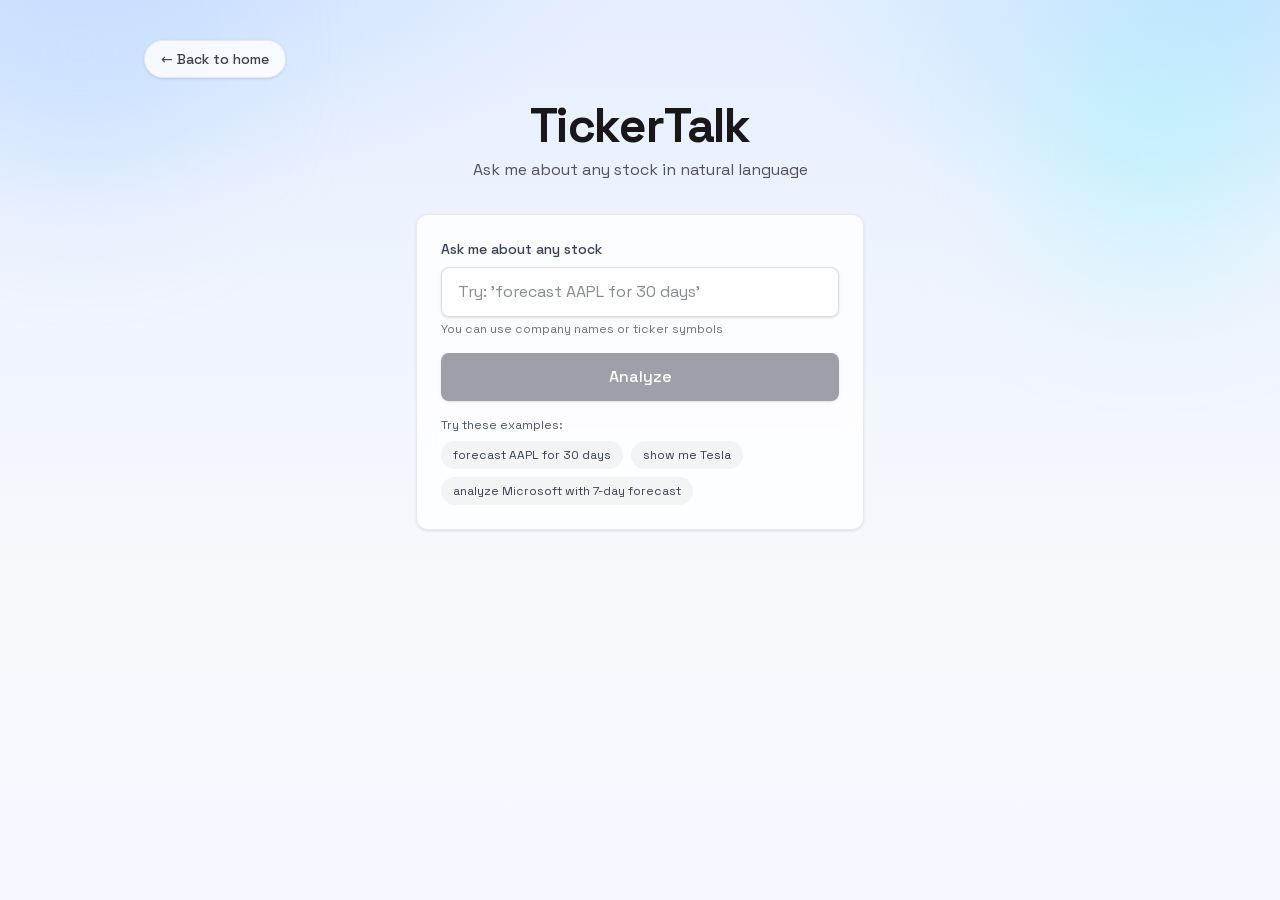
<file: ticker-talk/index.html>
<!DOCTYPE html><!--Qjmbs_UWNNEdiHDG4Q27Q--><html lang="en"><head><meta charSet="utf-8"/><meta name="viewport" content="width=device-width, initial-scale=1"/><link rel="preload" href="/ticker-talk/_next/static/media/0c89a48fa5027cee-s.p.4564287c.woff2" as="font" crossorigin="" type="font/woff2"/><link rel="preload" href="/ticker-talk/_next/static/media/23b7a97ae3b5c134-s.p.2902b61f.woff2" as="font" crossorigin="" type="font/woff2"/><link rel="preload" href="/ticker-talk/_next/static/media/99e609270109b47d-s.p.64b9304e.woff2" as="font" crossorigin="" type="font/woff2"/><link rel="preload" href="/ticker-talk/_next/static/media/effe91970fc4db64-s.p.19510058.woff2" as="font" crossorigin="" type="font/woff2"/><link rel="stylesheet" href="/ticker-talk/_next/static/chunks/e20224900a056ba7.css" data-precedence="next"/><link rel="preload" as="script" fetchPriority="low" href="/ticker-talk/_next/static/chunks/4b9eae0c8dc7e975.js"/><script src="/ticker-talk/_next/static/chunks/f2f58a7e93290fbb.js" async=""></script><script src="/ticker-talk/_next/static/chunks/02370b92deb23b64.js" async=""></script><script src="/ticker-talk/_next/static/chunks/turbopack-edac92918ef7a5d8.js" async=""></script><script src="/ticker-talk/_next/static/chunks/2f236954d6a65e12.js" async=""></script><script src="/ticker-talk/_next/static/chunks/2edb88550a081cb3.js" async=""></script><meta name="next-size-adjust" content=""/><title>Ticker-Talk</title><meta name="description" content="Natural-language stock analysis"/><link rel="icon" href="/ticker-talk/favicon.ico?favicon.0b3bf435.ico" sizes="256x256" type="image/x-icon"/><script src="/ticker-talk/_next/static/chunks/a6dad97d9634a72d.js" noModule=""></script></head><body class="space_grotesk_d7b50fc5-module__qeW00a__variable ibm_plex_mono_d362d552-module__MTZAwW__variable antialiased"><div hidden=""><!--$--><!--/$--></div><div class="min-h-screen relative"><div class="pointer-events-none absolute inset-0 overflow-hidden" aria-hidden="true"><div class="absolute -top-24 -left-16 h-72 w-72 rounded-full bg-blue-200/40 blur-3xl dark:bg-blue-500/20"></div><div class="absolute top-6 right-0 h-64 w-64 rounded-full bg-cyan-200/40 blur-3xl dark:bg-cyan-500/20"></div></div><div class="relative max-w-5xl mx-auto px-4 py-10"><header class="mb-8"><div class="flex justify-start mb-6"><a href="https://sidvalecha.com" class="inline-flex items-center gap-2 rounded-full border border-zinc-200/80 bg-white/80 px-4 py-2 text-sm font-medium text-zinc-700 shadow-sm backdrop-blur transition hover:border-zinc-300 hover:text-zinc-900 dark:border-zinc-700/80 dark:bg-zinc-900/70 dark:text-zinc-300 dark:hover:text-zinc-100">← Back to home</a></div><div class="text-center"><h1 class="text-4xl sm:text-5xl font-bold text-zinc-900 dark:text-zinc-50 mb-2 tracking-tight">TickerTalk</h1><p class="text-zinc-600 dark:text-zinc-400">Ask me about any stock in natural language</p></div></header><div class="max-w-md mx-auto mb-8"><div class="rounded-xl border border-zinc-200/80 dark:border-zinc-700/80 bg-white/80 dark:bg-zinc-900/70 p-6 shadow-sm backdrop-blur"><div class="space-y-4"><form class="space-y-4"><div><label for="query" class="block text-sm font-medium mb-2 text-gray-700 dark:text-gray-300">Ask me about any stock</label><input type="text" id="query" placeholder="Try: &#x27;forecast AAPL for 30 days&#x27;" maxLength="500" class="w-full px-4 py-3 border border-zinc-300/80 dark:border-zinc-600/80 rounded-lg focus:ring-2 focus:ring-sky-500 focus:border-transparent bg-white/90 dark:bg-zinc-900 text-gray-900 dark:text-gray-100 shadow-sm" required="" value=""/><p class="text-xs text-gray-500 dark:text-gray-400 mt-1">You can use company names or ticker symbols</p></div><button type="submit" disabled="" class="w-full bg-gradient-to-r from-sky-600 to-blue-600 hover:from-sky-700 hover:to-blue-700 text-white py-3 px-4 rounded-lg disabled:from-zinc-400 disabled:to-zinc-400 disabled:cursor-not-allowed transition font-medium shadow-sm">Analyze</button></form></div></div></div></div></div><!--$--><!--/$--><script src="/ticker-talk/_next/static/chunks/4b9eae0c8dc7e975.js" id="_R_" async=""></script><script>(self.__next_f=self.__next_f||[]).push([0])</script><script>self.__next_f.push([1,"1:\"$Sreact.fragment\"\n2:I[39756,[\"/ticker-talk/_next/static/chunks/2f236954d6a65e12.js\"],\"default\"]\n3:I[37457,[\"/ticker-talk/_next/static/chunks/2f236954d6a65e12.js\"],\"default\"]\n4:I[47257,[\"/ticker-talk/_next/static/chunks/2f236954d6a65e12.js\"],\"ClientPageRoot\"]\n5:I[31713,[\"/ticker-talk/_next/static/chunks/2edb88550a081cb3.js\"],\"default\"]\n8:I[97367,[\"/ticker-talk/_next/static/chunks/2f236954d6a65e12.js\"],\"OutletBoundary\"]\n9:\"$Sreact.suspense\"\nb:I[97367,[\"/ticker-talk/_next/static/chunks/2f236954d6a65e12.js\"],\"ViewportBoundary\"]\nd:I[97367,[\"/ticker-talk/_next/static/chunks/2f236954d6a65e12.js\"],\"MetadataBoundary\"]\nf:I[68027,[],\"default\"]\n:HL[\"/ticker-talk/_next/static/chunks/e20224900a056ba7.css\",\"style\"]\n:HL[\"/ticker-talk/_next/static/media/0c89a48fa5027cee-s.p.4564287c.woff2\",\"font\",{\"crossOrigin\":\"\",\"type\":\"font/woff2\"}]\n:HL[\"/ticker-talk/_next/static/media/23b7a97ae3b5c134-s.p.2902b61f.woff2\",\"font\",{\"crossOrigin\":\"\",\"type\":\"font/woff2\"}]\n:HL[\"/ticker-talk/_next/static/media/99e609270109b47d-s.p.64b9304e.woff2\",\"font\",{\"crossOrigin\":\"\",\"type\":\"font/woff2\"}]\n:HL[\"/ticker-talk/_next/static/media/effe91970fc4db64-s.p.19510058.woff2\",\"font\",{\"crossOrigin\":\"\",\"type\":\"font/woff2\"}]\n"])</script><script>self.__next_f.push([1,"0:{\"P\":null,\"b\":\"Qjmbs-UWNNEdiHDG4Q27Q\",\"c\":[\"\",\"\"],\"q\":\"\",\"i\":false,\"f\":[[[\"\",{\"children\":[\"__PAGE__\",{}]},\"$undefined\",\"$undefined\",true],[[\"$\",\"$1\",\"c\",{\"children\":[[[\"$\",\"link\",\"0\",{\"rel\":\"stylesheet\",\"href\":\"/ticker-talk/_next/static/chunks/e20224900a056ba7.css\",\"precedence\":\"next\",\"crossOrigin\":\"$undefined\",\"nonce\":\"$undefined\"}]],[\"$\",\"html\",null,{\"lang\":\"en\",\"children\":[\"$\",\"body\",null,{\"className\":\"space_grotesk_d7b50fc5-module__qeW00a__variable ibm_plex_mono_d362d552-module__MTZAwW__variable antialiased\",\"children\":[\"$\",\"$L2\",null,{\"parallelRouterKey\":\"children\",\"error\":\"$undefined\",\"errorStyles\":\"$undefined\",\"errorScripts\":\"$undefined\",\"template\":[\"$\",\"$L3\",null,{}],\"templateStyles\":\"$undefined\",\"templateScripts\":\"$undefined\",\"notFound\":[[[\"$\",\"title\",null,{\"children\":\"404: This page could not be found.\"}],[\"$\",\"div\",null,{\"style\":{\"fontFamily\":\"system-ui,\\\"Segoe UI\\\",Roboto,Helvetica,Arial,sans-serif,\\\"Apple Color Emoji\\\",\\\"Segoe UI Emoji\\\"\",\"height\":\"100vh\",\"textAlign\":\"center\",\"display\":\"flex\",\"flexDirection\":\"column\",\"alignItems\":\"center\",\"justifyContent\":\"center\"},\"children\":[\"$\",\"div\",null,{\"children\":[[\"$\",\"style\",null,{\"dangerouslySetInnerHTML\":{\"__html\":\"body{color:#000;background:#fff;margin:0}.next-error-h1{border-right:1px solid rgba(0,0,0,.3)}@media (prefers-color-scheme:dark){body{color:#fff;background:#000}.next-error-h1{border-right:1px solid rgba(255,255,255,.3)}}\"}}],[\"$\",\"h1\",null,{\"className\":\"next-error-h1\",\"style\":{\"display\":\"inline-block\",\"margin\":\"0 20px 0 0\",\"padding\":\"0 23px 0 0\",\"fontSize\":24,\"fontWeight\":500,\"verticalAlign\":\"top\",\"lineHeight\":\"49px\"},\"children\":404}],[\"$\",\"div\",null,{\"style\":{\"display\":\"inline-block\"},\"children\":[\"$\",\"h2\",null,{\"style\":{\"fontSize\":14,\"fontWeight\":400,\"lineHeight\":\"49px\",\"margin\":0},\"children\":\"This page could not be found.\"}]}]]}]}]],[]],\"forbidden\":\"$undefined\",\"unauthorized\":\"$undefined\"}]}]}]]}],{\"children\":[[\"$\",\"$1\",\"c\",{\"children\":[[\"$\",\"$L4\",null,{\"Component\":\"$5\",\"serverProvidedParams\":{\"searchParams\":{},\"params\":{},\"promises\":[\"$@6\",\"$@7\"]}}],[[\"$\",\"script\",\"script-0\",{\"src\":\"/ticker-talk/_next/static/chunks/2edb88550a081cb3.js\",\"async\":true,\"nonce\":\"$undefined\"}]],[\"$\",\"$L8\",null,{\"children\":[\"$\",\"$9\",null,{\"name\":\"Next.MetadataOutlet\",\"children\":\"$@a\"}]}]]}],{},null,false,false]},null,false,false],[\"$\",\"$1\",\"h\",{\"children\":[null,[\"$\",\"$Lb\",null,{\"children\":\"$Lc\"}],[\"$\",\"div\",null,{\"hidden\":true,\"children\":[\"$\",\"$Ld\",null,{\"children\":[\"$\",\"$9\",null,{\"name\":\"Next.Metadata\",\"children\":\"$Le\"}]}]}],[\"$\",\"meta\",null,{\"name\":\"next-size-adjust\",\"content\":\"\"}]]}],false]],\"m\":\"$undefined\",\"G\":[\"$f\",[]],\"S\":true}\n"])</script><script>self.__next_f.push([1,"6:{}\n7:\"$0:f:0:1:1:children:0:props:children:0:props:serverProvidedParams:params\"\n"])</script><script>self.__next_f.push([1,"c:[[\"$\",\"meta\",\"0\",{\"charSet\":\"utf-8\"}],[\"$\",\"meta\",\"1\",{\"name\":\"viewport\",\"content\":\"width=device-width, initial-scale=1\"}]]\n"])</script><script>self.__next_f.push([1,"10:I[27201,[\"/ticker-talk/_next/static/chunks/2f236954d6a65e12.js\"],\"IconMark\"]\na:null\ne:[[\"$\",\"title\",\"0\",{\"children\":\"Ticker-Talk\"}],[\"$\",\"meta\",\"1\",{\"name\":\"description\",\"content\":\"Natural-language stock analysis\"}],[\"$\",\"link\",\"2\",{\"rel\":\"icon\",\"href\":\"/ticker-talk/favicon.ico?favicon.0b3bf435.ico\",\"sizes\":\"256x256\",\"type\":\"image/x-icon\"}],[\"$\",\"$L10\",\"3\",{}]]\n"])</script></body></html>
</file>
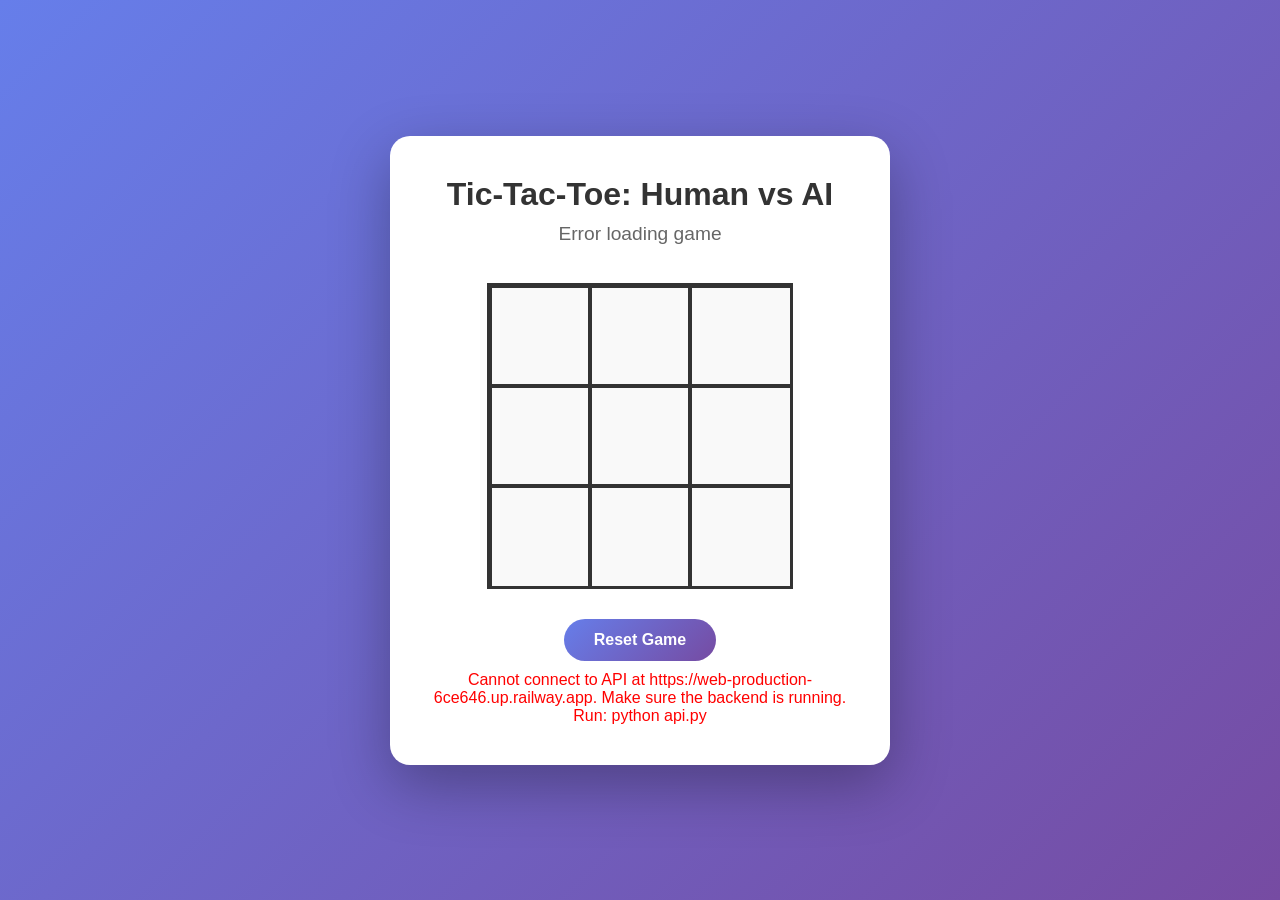
<file: tictactoe-minimax/index.html>
<!DOCTYPE html>
<html lang="en">
<head>
    <meta charset="UTF-8">
    <meta name="viewport" content="width=device-width, initial-scale=1.0">
    <title>Tic-Tac-Toe: Human vs AI</title>
    <style>
        * {
            margin: 0;
            padding: 0;
            box-sizing: border-box;
        }

        body {
            font-family: -apple-system, BlinkMacSystemFont, 'Segoe UI', Roboto, Oxygen, Ubuntu, Cantarell, sans-serif;
            display: flex;
            flex-direction: column;
            align-items: center;
            justify-content: center;
            min-height: 100vh;
            background: linear-gradient(135deg, #667eea 0%, #764ba2 100%);
            padding: 20px;
        }

        .container {
            background: white;
            border-radius: 20px;
            padding: 40px;
            box-shadow: 0 20px 60px rgba(0, 0, 0, 0.3);
            max-width: 500px;
            width: 100%;
        }

        h1 {
            text-align: center;
            color: #333;
            margin-bottom: 10px;
            font-size: 2em;
        }

        .status {
            text-align: center;
            font-size: 1.2em;
            color: #666;
            margin-bottom: 30px;
            min-height: 30px;
        }

        .board {
            display: grid;
            grid-template-columns: repeat(3, 100px);
            gap: 0;
            justify-content: center;
            margin: 0 auto 30px;
            border: 3px solid #333;
            width: fit-content;
        }

        .cell {
            width: 100px;
            height: 100px;
            border: 2px solid #333;
            display: flex;
            align-items: center;
            justify-content: center;
            background-color: #f9f9f9;
            font-size: 48px;
            font-weight: bold;
            cursor: pointer;
            transition: background-color 0.2s;
            user-select: none;
        }

        .cell:hover:not(.disabled) {
            background-color: #e8e8e8;
        }

        .cell.disabled {
            cursor: not-allowed;
            opacity: 0.7;
        }

        .cell.x {
            color: #FF0000;
        }

        .cell.o {
            color: #000000;
        }

        .cell:nth-child(3n) {
            border-right: none;
        }

        .cell:nth-child(n+7) {
            border-bottom: none;
        }

        .reset-btn {
            display: block;
            margin: 0 auto;
            padding: 12px 30px;
            font-size: 1em;
            background: linear-gradient(135deg, #667eea 0%, #764ba2 100%);
            color: white;
            border: none;
            border-radius: 25px;
            cursor: pointer;
            transition: transform 0.2s, box-shadow 0.2s;
            font-weight: bold;
        }

        .reset-btn:hover {
            transform: translateY(-2px);
            box-shadow: 0 5px 15px rgba(102, 126, 234, 0.4);
        }

        .reset-btn:active {
            transform: translateY(0);
        }

        .reset-btn:disabled {
            opacity: 0.5;
            cursor: not-allowed;
        }

        .error {
            color: #ff0000;
            text-align: center;
            margin-top: 10px;
        }
    </style>
</head>
<body>
    <div class="container">
        <h1>Tic-Tac-Toe: Human vs AI</h1>
        <div class="status" id="status">Loading...</div>
        <div class="board" id="board"></div>
        <button class="reset-btn" id="resetBtn" onclick="resetGame()">Reset Game</button>
        <div class="error" id="error"></div>
    </div>

    <script>
        // API base URL - automatically detects localhost vs production
        const API_BASE_URL = window.location.hostname === 'localhost' || window.location.hostname === '127.0.0.1'
            ? 'http://localhost:8000'
            : 'https://web-production-6ce646.up.railway.app';

        let currentGameId = null;
        let userPlayer = null;
        let aiPlayer = null;

        // Create board UI
        function createBoard() {
            const board = document.getElementById('board');
            board.innerHTML = '';
            for (let i = 0; i < 3; i++) {
                for (let j = 0; j < 3; j++) {
                    const cell = document.createElement('div');
                    cell.className = 'cell';
                    cell.dataset.row = i;
                    cell.dataset.col = j;
                    cell.onclick = () => handleCellClick(i, j);
                    board.appendChild(cell);
                }
            }
        }

        // Update display with game state
        function updateDisplay(gameState) {
            const cells = document.querySelectorAll('.cell');
            cells.forEach((cell, index) => {
                const row = Math.floor(index / 3);
                const col = index % 3;
                const value = gameState.board[row][col];
                cell.textContent = value === ' ' ? '' : value;
                cell.className = 'cell';
                if (value === 'X') {
                    cell.classList.add('x');
                } else if (value === 'O') {
                    cell.classList.add('o');
                }
                if (value !== ' ' || gameState.game_over) {
                    cell.classList.add('disabled');
                }
            });

            // Update status
            const statusEl = document.getElementById('status');
            if (gameState.status.includes('win') || gameState.status.includes('tie')) {
                statusEl.textContent = gameState.status;
            } else {
                const playerColor = userPlayer === 'X' ? '#FF0000' : '#000000';
                statusEl.innerHTML = `Your turn (You are <span style="color: ${playerColor}; font-weight: bold;">${userPlayer}</span>)`;
            }

            // Clear error
            document.getElementById('error').textContent = '';
        }

        // Handle cell click
        async function handleCellClick(row, col) {
            if (!currentGameId) {
                document.getElementById('error').textContent = 'No game active. Please reset the game.';
                return;
            }

            const cell = document.querySelector(`.cell[data-row="${row}"][data-col="${col}"]`);
            if (cell.classList.contains('disabled')) return;

            // Disable cell while processing
            cell.classList.add('disabled');
            const originalCursor = cell.style.cursor;
            cell.style.cursor = 'wait';

            try {
                const response = await fetch(`${API_BASE_URL}/game/${currentGameId}/move`, {
                    method: 'POST',
                    headers: {
                        'Content-Type': 'application/json',
                    },
                    body: JSON.stringify({ row, col }),
                });

                if (!response.ok) {
                    let errorMsg = 'Move failed';
                    try {
                        const error = await response.json();
                        errorMsg = error.detail || errorMsg;
                    } catch (e) {
                        errorMsg = `HTTP ${response.status}: ${response.statusText}`;
                    }
                    throw new Error(errorMsg);
                }

                const gameState = await response.json();
                updateDisplay(gameState);
            } catch (error) {
                // Re-enable cell on error
                cell.classList.remove('disabled');
                cell.style.cursor = originalCursor;
                
                if (error.name === 'TypeError' && error.message.includes('fetch')) {
                    document.getElementById('error').textContent = `Cannot connect to API at ${API_BASE_URL}. Make sure the backend is running.`;
                } else {
                    document.getElementById('error').textContent = `Error: ${error.message}`;
                }
                console.error('Error making move:', error);
            }
        }

        // Reset/Start new game
        async function resetGame() {
            const resetBtn = document.getElementById('resetBtn');
            resetBtn.disabled = true;
            document.getElementById('status').textContent = 'Starting new game...';
            document.getElementById('error').textContent = '';
            
            // Create the board cells first
            createBoard();

            try {
                const response = await fetch(`${API_BASE_URL}/game/new`, {
                    method: 'POST',
                    headers: {
                        'Content-Type': 'application/json',
                    },
                });

                if (!response.ok) {
                    let errorMsg = 'Failed to create new game';
                    try {
                        const error = await response.json();
                        errorMsg = error.detail || errorMsg;
                    } catch (e) {
                        errorMsg = `HTTP ${response.status}: ${response.statusText}`;
                    }
                    throw new Error(errorMsg);
                }

                const gameState = await response.json();
                currentGameId = gameState.game_id;
                userPlayer = gameState.user_player;
                aiPlayer = gameState.ai_player;

                updateDisplay(gameState);
            } catch (error) {
                let errorMessage = '';
                if (error.name === 'TypeError' && error.message.includes('fetch')) {
                    errorMessage = `Cannot connect to API at ${API_BASE_URL}. `;
                    errorMessage += 'Make sure the backend is running. ';
                    errorMessage += 'Run: python api.py';
                } else {
                    errorMessage = `Error: ${error.message}`;
                }
                document.getElementById('error').textContent = errorMessage;
                document.getElementById('status').textContent = 'Error loading game';
                console.error('Error starting game:', error);
                console.log('API URL:', API_BASE_URL);
            } finally {
                resetBtn.disabled = false;
            }
        }

        // Initialize board and game on page load
        createBoard();
        resetGame();
    </script>
</body>
</html>
</file>
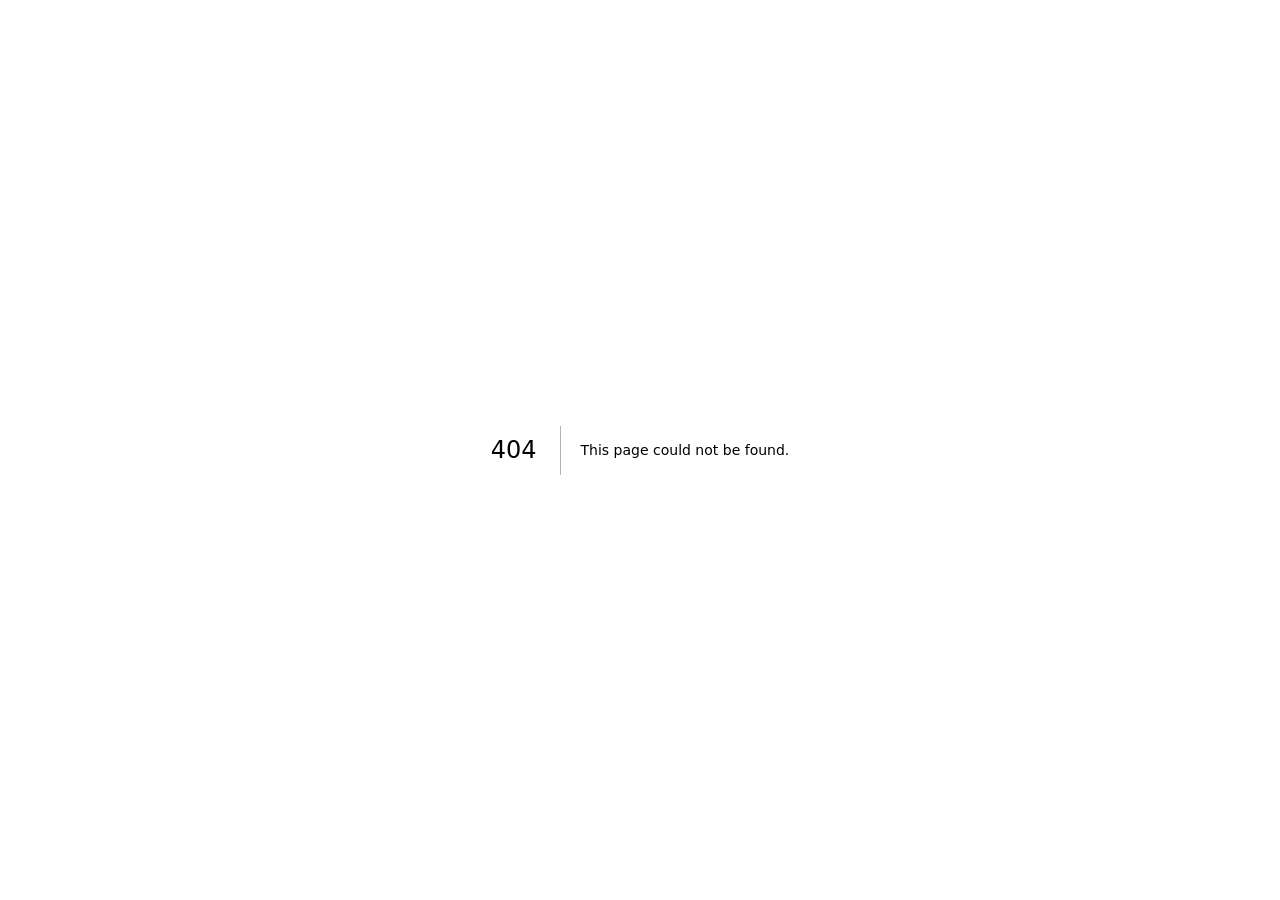
<file: chord-probabilities/404/index.html>
<!DOCTYPE html><html lang="en" class="__variable_06d70f"><head><meta charSet="utf-8"/><meta name="viewport" content="width=device-width, initial-scale=1"/><link rel="preload" href="/chord-probabilities/_next/static/media/e4af272ccee01ff0-s.p.woff2" as="font" crossorigin="" type="font/woff2"/><link rel="stylesheet" href="/chord-probabilities/_next/static/css/26d7d54ed618ba31.css" data-precedence="next"/><link rel="preload" as="script" fetchPriority="low" href="/chord-probabilities/_next/static/chunks/webpack-69ff387696015aa4.js"/><script src="/chord-probabilities/_next/static/chunks/fd9d1056-2101cfcffec2d45c.js" async=""></script><script src="/chord-probabilities/_next/static/chunks/117-45ce7c79b4cfb79a.js" async=""></script><script src="/chord-probabilities/_next/static/chunks/main-app-5b11a83742e1d3f0.js" async=""></script><meta name="robots" content="noindex"/><title>404: This page could not be found.</title><title>Chord Probability Explorer</title><meta name="description" content="Explore chord progression probabilities using N-gram models trained on real music"/><meta name="next-size-adjust"/><script src="/chord-probabilities/_next/static/chunks/polyfills-42372ed130431b0a.js" noModule=""></script></head><body class="font-sans"><div style="font-family:system-ui,&quot;Segoe UI&quot;,Roboto,Helvetica,Arial,sans-serif,&quot;Apple Color Emoji&quot;,&quot;Segoe UI Emoji&quot;;height:100vh;text-align:center;display:flex;flex-direction:column;align-items:center;justify-content:center"><div><style>body{color:#000;background:#fff;margin:0}.next-error-h1{border-right:1px solid rgba(0,0,0,.3)}@media (prefers-color-scheme:dark){body{color:#fff;background:#000}.next-error-h1{border-right:1px solid rgba(255,255,255,.3)}}</style><h1 class="next-error-h1" style="display:inline-block;margin:0 20px 0 0;padding:0 23px 0 0;font-size:24px;font-weight:500;vertical-align:top;line-height:49px">404</h1><div style="display:inline-block"><h2 style="font-size:14px;font-weight:400;line-height:49px;margin:0">This page could not be found.</h2></div></div></div><script src="/chord-probabilities/_next/static/chunks/webpack-69ff387696015aa4.js" async=""></script><script>(self.__next_f=self.__next_f||[]).push([0]);self.__next_f.push([2,null])</script><script>self.__next_f.push([1,"1:HL[\"/chord-probabilities/_next/static/media/e4af272ccee01ff0-s.p.woff2\",\"font\",{\"crossOrigin\":\"\",\"type\":\"font/woff2\"}]\n2:HL[\"/chord-probabilities/_next/static/css/26d7d54ed618ba31.css\",\"style\"]\n"])</script><script>self.__next_f.push([1,"3:I[2846,[],\"\"]\n5:I[4707,[],\"\"]\n6:I[6423,[],\"\"]\nc:I[1060,[],\"\"]\n7:{\"fontFamily\":\"system-ui,\\\"Segoe UI\\\",Roboto,Helvetica,Arial,sans-serif,\\\"Apple Color Emoji\\\",\\\"Segoe UI Emoji\\\"\",\"height\":\"100vh\",\"textAlign\":\"center\",\"display\":\"flex\",\"flexDirection\":\"column\",\"alignItems\":\"center\",\"justifyContent\":\"center\"}\n8:{\"display\":\"inline-block\",\"margin\":\"0 20px 0 0\",\"padding\":\"0 23px 0 0\",\"fontSize\":24,\"fontWeight\":500,\"verticalAlign\":\"top\",\"lineHeight\":\"49px\"}\n9:{\"display\":\"inline-block\"}\na:{\"fontSize\":14,\"fontWeight\":400,\"lineHeight\":\"49px\",\"margin\":0}\nd:[]\n"])</script><script>self.__next_f.push([1,"0:[\"$\",\"$L3\",null,{\"buildId\":\"CP2U--UH0hcrtIt3mw-Ol\",\"assetPrefix\":\"/chord-probabilities\",\"urlParts\":[\"\",\"_not-found\",\"\"],\"initialTree\":[\"\",{\"children\":[\"/_not-found\",{\"children\":[\"__PAGE__\",{}]}]},\"$undefined\",\"$undefined\",true],\"initialSeedData\":[\"\",{\"children\":[\"/_not-found\",{\"children\":[\"__PAGE__\",{},[[\"$L4\",[[\"$\",\"title\",null,{\"children\":\"404: This page could not be found.\"}],[\"$\",\"div\",null,{\"style\":{\"fontFamily\":\"system-ui,\\\"Segoe UI\\\",Roboto,Helvetica,Arial,sans-serif,\\\"Apple Color Emoji\\\",\\\"Segoe UI Emoji\\\"\",\"height\":\"100vh\",\"textAlign\":\"center\",\"display\":\"flex\",\"flexDirection\":\"column\",\"alignItems\":\"center\",\"justifyContent\":\"center\"},\"children\":[\"$\",\"div\",null,{\"children\":[[\"$\",\"style\",null,{\"dangerouslySetInnerHTML\":{\"__html\":\"body{color:#000;background:#fff;margin:0}.next-error-h1{border-right:1px solid rgba(0,0,0,.3)}@media (prefers-color-scheme:dark){body{color:#fff;background:#000}.next-error-h1{border-right:1px solid rgba(255,255,255,.3)}}\"}}],[\"$\",\"h1\",null,{\"className\":\"next-error-h1\",\"style\":{\"display\":\"inline-block\",\"margin\":\"0 20px 0 0\",\"padding\":\"0 23px 0 0\",\"fontSize\":24,\"fontWeight\":500,\"verticalAlign\":\"top\",\"lineHeight\":\"49px\"},\"children\":\"404\"}],[\"$\",\"div\",null,{\"style\":{\"display\":\"inline-block\"},\"children\":[\"$\",\"h2\",null,{\"style\":{\"fontSize\":14,\"fontWeight\":400,\"lineHeight\":\"49px\",\"margin\":0},\"children\":\"This page could not be found.\"}]}]]}]}]],null],null],null]},[null,[\"$\",\"$L5\",null,{\"parallelRouterKey\":\"children\",\"segmentPath\":[\"children\",\"/_not-found\",\"children\"],\"error\":\"$undefined\",\"errorStyles\":\"$undefined\",\"errorScripts\":\"$undefined\",\"template\":[\"$\",\"$L6\",null,{}],\"templateStyles\":\"$undefined\",\"templateScripts\":\"$undefined\",\"notFound\":\"$undefined\",\"notFoundStyles\":\"$undefined\"}]],null]},[[[[\"$\",\"link\",\"0\",{\"rel\":\"stylesheet\",\"href\":\"/chord-probabilities/_next/static/css/26d7d54ed618ba31.css\",\"precedence\":\"next\",\"crossOrigin\":\"$undefined\"}]],[\"$\",\"html\",null,{\"lang\":\"en\",\"className\":\"__variable_06d70f\",\"children\":[\"$\",\"body\",null,{\"className\":\"font-sans\",\"children\":[\"$\",\"$L5\",null,{\"parallelRouterKey\":\"children\",\"segmentPath\":[\"children\"],\"error\":\"$undefined\",\"errorStyles\":\"$undefined\",\"errorScripts\":\"$undefined\",\"template\":[\"$\",\"$L6\",null,{}],\"templateStyles\":\"$undefined\",\"templateScripts\":\"$undefined\",\"notFound\":[[\"$\",\"title\",null,{\"children\":\"404: This page could not be found.\"}],[\"$\",\"div\",null,{\"style\":\"$7\",\"children\":[\"$\",\"div\",null,{\"children\":[[\"$\",\"style\",null,{\"dangerouslySetInnerHTML\":{\"__html\":\"body{color:#000;background:#fff;margin:0}.next-error-h1{border-right:1px solid rgba(0,0,0,.3)}@media (prefers-color-scheme:dark){body{color:#fff;background:#000}.next-error-h1{border-right:1px solid rgba(255,255,255,.3)}}\"}}],[\"$\",\"h1\",null,{\"className\":\"next-error-h1\",\"style\":\"$8\",\"children\":\"404\"}],[\"$\",\"div\",null,{\"style\":\"$9\",\"children\":[\"$\",\"h2\",null,{\"style\":\"$a\",\"children\":\"This page could not be found.\"}]}]]}]}]],\"notFoundStyles\":[]}]}]}]],null],null],\"couldBeIntercepted\":false,\"initialHead\":[[\"$\",\"meta\",null,{\"name\":\"robots\",\"content\":\"noindex\"}],\"$Lb\"],\"globalErrorComponent\":\"$c\",\"missingSlots\":\"$Wd\"}]\n"])</script><script>self.__next_f.push([1,"b:[[\"$\",\"meta\",\"0\",{\"name\":\"viewport\",\"content\":\"width=device-width, initial-scale=1\"}],[\"$\",\"meta\",\"1\",{\"charSet\":\"utf-8\"}],[\"$\",\"title\",\"2\",{\"children\":\"Chord Probability Explorer\"}],[\"$\",\"meta\",\"3\",{\"name\":\"description\",\"content\":\"Explore chord progression probabilities using N-gram models trained on real music\"}],[\"$\",\"meta\",\"4\",{\"name\":\"next-size-adjust\"}]]\n4:null\n"])</script></body></html>
</file>
<file: style.css>
/* ============================================
   Modern Portfolio CSS - Design System
   ============================================ */

/* Color Variables */
:root {
  --bg-primary: #f9f8f6;
  --bg-white: #ffffff;
  --text-primary: #1f2937;
  --text-secondary: #6b7280;
  --accent-green: #15803d;
  --accent-green-light: #dcfce7;
  --accent-green-dark: #166534;
  --border-gray: #e5e7eb;
  --shadow-sm: 0 1px 2px 0 rgba(0, 0, 0, 0.05);
  --shadow-md: 0 4px 6px -1px rgba(0, 0, 0, 0.1);
}

/* Reset & Base Styles */
* {
  margin: 0;
  padding: 0;
  box-sizing: border-box;
}

html {
  scroll-behavior: smooth;
}

body {
  font-family: 'Inter', -apple-system, BlinkMacSystemFont, 'Segoe UI', Roboto, sans-serif;
  background-color: var(--bg-primary);
  color: var(--text-primary);
  line-height: 1.6;
  -webkit-font-smoothing: antialiased;
  -moz-osx-font-smoothing: grayscale;
}

/* Navigation Bar */
nav {
  background: var(--bg-white);
  box-shadow: var(--shadow-sm);
  position: fixed;
  top: 0;
  width: 100%;
  z-index: 50;
  padding: 1rem 0;
}

.nav-container {
  max-width: 1280px;
  margin: 0 auto;
  padding: 0 1.5rem;
  display: flex;
  justify-content: space-between;
  align-items: center;
}

.nav-logo {
  color: var(--accent-green);
  font-weight: 600;
  font-size: 1.125rem;
}

.nav-right {
  display: flex;
  align-items: center;
  gap: 2rem;
}

.nav-links {
  display: none;
  gap: 2rem;
  align-items: center;
}

.nav-links a {
  color: var(--text-primary);
  text-decoration: none;
  font-size: 0.9375rem;
  transition: color 0.2s ease;
}

.nav-links a:hover {
  color: var(--accent-green);
}

.nav-links a.active {
  color: var(--accent-green);
}

.hire-me-btn {
  background-color: var(--accent-green);
  color: white;
  padding: 0.5rem 1rem;
  border-radius: 0.375rem;
  border: none;
  font-size: 0.9375rem;
  font-weight: 500;
  cursor: pointer;
  transition: background-color 0.2s ease;
  text-decoration: none;
  display: inline-block;
}

.hire-me-btn:hover {
  background-color: var(--accent-green-dark);
}

/* Hero Section */
.hero-section {
  padding: 8rem 1.5rem 5rem;
  max-width: 1280px;
  margin: 0 auto;
  display: flex;
  flex-direction: column;
  align-items: center;
  justify-content: space-between;
  gap: 2.5rem;
}

.hero-content {
  max-width: 32rem;
  width: 100%;
}

.hero-greeting {
  color: var(--text-secondary);
  margin-bottom: 0.5rem;
  font-size: 1rem;
}

.hero-name {
  font-size: 3rem;
  font-weight: 700;
  margin-bottom: 0.5rem;
  line-height: 1.2;
}

.hero-title {
  font-size: 1.5rem;
  color: var(--accent-green);
  font-weight: 500;
  margin-bottom: 1rem;
}

.hero-description {
  color: var(--text-secondary);
  margin-bottom: 1.5rem;
  font-size: 1rem;
  line-height: 1.6;
}

.hero-buttons {
  display: flex;
  gap: 1rem;
  margin-bottom: 1.5rem;
  flex-wrap: wrap;
}

.btn-primary {
  background-color: var(--accent-green);
  color: white;
  padding: 0.625rem 1.25rem;
  border-radius: 0.375rem;
  border: none;
  font-size: 0.9375rem;
  font-weight: 500;
  cursor: pointer;
  transition: background-color 0.2s ease;
  text-decoration: none;
  display: inline-block;
}

.btn-primary:hover {
  background-color: var(--accent-green-dark);
}

.btn-secondary {
  background-color: white;
  color: var(--text-primary);
  padding: 0.625rem 1.25rem;
  border-radius: 0.375rem;
  border: 1px solid var(--border-gray);
  font-size: 0.9375rem;
  font-weight: 500;
  cursor: pointer;
  transition: background-color 0.2s ease;
  text-decoration: none;
  display: inline-block;
}

.btn-secondary:hover {
  background-color: #f9fafb;
}

.hero-social {
  display: flex;
  gap: 1.25rem;
  font-size: 1.5rem;
  color: var(--text-secondary);
}

.hero-social a {
  color: var(--text-secondary);
  transition: color 0.2s ease;
}

.hero-social a:hover {
  color: var(--accent-green);
}

.hero-image {
  width: 100%;
  max-width: 500px;
  border-radius: 0.75rem;
  box-shadow: var(--shadow-md);
}

/* Section Styles */
section {
  padding: 5rem 1.5rem;
  max-width: 1280px;
  margin: 0 auto;
}

.section-title {
  font-size: 1.875rem;
  font-weight: 700;
  text-align: center;
  margin-bottom: 1rem;
}

.section-subtitle {
  text-align: center;
  color: var(--text-secondary);
  margin-bottom: 2.5rem;
  font-size: 1rem;
}

/* Skills Section */
.skills-grid {
  display: grid;
  grid-template-columns: 1fr;
  gap: 1.5rem;
}

.skill-card {
  background: var(--bg-white);
  padding: 1.5rem;
  border-radius: 0.75rem;
  box-shadow: var(--shadow-sm);
}

.skill-card-title {
  font-weight: 600;
  margin-bottom: 1rem;
  font-size: 1rem;
}

.skill-tags {
  display: flex;
  flex-wrap: wrap;
  gap: 0.5rem;
}

.skill-tag {
  background-color: var(--accent-green-light);
  color: #166534;
  padding: 0.25rem 0.75rem;
  border-radius: 9999px;
  font-size: 0.875rem;
  font-weight: 500;
}

/* Projects Section */
.projects-grid {
  display: grid;
  grid-template-columns: 1fr;
  gap: 1.5rem;
}

.project-card {
  background: var(--bg-white);
  border-radius: 0.75rem;
  overflow: hidden;
  box-shadow: var(--shadow-sm);
  position: relative;
  transition: transform 0.2s ease, box-shadow 0.2s ease;
}

.project-card:hover {
  transform: translateY(-2px);
  box-shadow: var(--shadow-md);
}

.project-active {
  border: 1px solid rgba(22, 163, 74, 0.4);
  box-shadow: 0 0 0 1px rgba(22, 163, 74, 0.15), var(--shadow-sm);
}

.project-active:hover {
  box-shadow: 0 0 0 1px rgba(22, 163, 74, 0.25), var(--shadow-md);
}

.project-status {
  display: inline-flex;
  align-items: center;
  gap: 0.45rem;
  padding: 0.2rem 0.55rem;
  border-radius: 9999px;
  font-size: 0.73rem;
  font-weight: 600;
  color: #166534;
  background: rgba(16, 185, 129, 0.14);
  border: 1px solid rgba(16, 185, 129, 0.45);
  width: fit-content;
  backdrop-filter: blur(2px);
  margin-top: 0.75rem;
}

.project-title-row {
  display: flex;
  align-items: center;
  gap: 0.6rem;
  justify-content: flex-start;
  margin-bottom: 0.5rem;
  flex-wrap: nowrap;
}

.project-title-row .project-title {
  margin-bottom: 0;
}

.project-status-inline {
  display: inline-flex;
  align-items: center;
  gap: 0.45rem;
  padding: 0.07rem 0.42rem;
  border-radius: 9999px;
  font-size: 0.63rem;
  font-weight: 600;
  color: var(--accent-green-dark);
  background: rgba(220, 252, 231, 0.72);
  border: 1px solid rgba(21, 128, 61, 0.26);
  box-shadow: 0 0 0 1px rgba(21, 128, 61, 0.08), 0 2px 8px -6px rgba(21, 128, 61, 0.4);
  letter-spacing: 0.01em;
}

.project-status-inline .project-status-dot {
  width: 0.42rem;
  height: 0.42rem;
}

.project-status-dot {
  width: 0.5rem;
  height: 0.5rem;
  border-radius: 9999px;
  background: var(--accent-green);
  box-shadow: 0 0 0 0 rgba(21, 128, 61, 0.55);
  animation: project-status-pulse 1.6s cubic-bezier(0.4, 0, 0.2, 1) infinite;
}

@keyframes project-status-pulse {
  0% {
    transform: scale(0.9);
    box-shadow: 0 0 0 0 rgba(34, 197, 94, 0.45);
  }
  70% {
    transform: scale(1);
    box-shadow: 0 0 0 0.4rem rgba(34, 197, 94, 0);
  }
  100% {
    transform: scale(0.9);
    box-shadow: 0 0 0 0 rgba(34, 197, 94, 0);
  }
}

.project-image {
  width: 100%;
  height: 200px;
  object-fit: cover;
}

.project-image-praetor {
  object-fit: cover;
  object-position: center 30%;
}

.project-content {
  padding: 1.5rem;
}

.project-title {
  font-size: 1.25rem;
  font-weight: 600;
  margin-bottom: 0.5rem;
}

.project-description {
  color: var(--text-secondary);
  margin-bottom: 1rem;
  font-size: 0.9375rem;
  line-height: 1.6;
}

.project-tags {
  display: flex;
  flex-wrap: wrap;
  gap: 0.5rem;
  margin-bottom: 1rem;
}

.project-tag {
  background-color: var(--accent-green-light);
  color: #166534;
  padding: 0.25rem 0.75rem;
  border-radius: 9999px;
  font-size: 0.875rem;
}

.project-buttons {
  display: flex;
  gap: 0.75rem;
}

.btn-code {
  background-color: white;
  color: var(--text-primary);
  padding: 0.5rem 1rem;
  border-radius: 0.375rem;
  border: 1px solid var(--border-gray);
  font-size: 0.875rem;
  cursor: pointer;
  transition: background-color 0.2s ease;
  text-decoration: none;
  display: inline-flex;
  align-items: center;
  gap: 0.5rem;
}

.btn-code:hover {
  background-color: #f9fafb;
}

.btn-demo {
  background-color: var(--accent-green);
  color: white;
  padding: 0.5rem 1rem;
  border-radius: 0.375rem;
  border: none;
  font-size: 0.875rem;
  cursor: pointer;
  transition: background-color 0.2s ease;
  text-decoration: none;
  display: inline-flex;
  align-items: center;
  gap: 0.5rem;
}

.btn-demo:hover {
  background-color: var(--accent-green-dark);
}

/* Education Section */
.education-grid {
  display: grid;
  grid-template-columns: 1fr;
  gap: 1.5rem;
}

/* Experience Section */
.experience-grid {
  display: grid;
  grid-template-columns: 1fr;
  row-gap: 1.5rem;
  column-gap: 1.5rem;
}

.education-card,
.certification-card,
.experience-card {
  background: var(--bg-white);
  padding: 1.5rem;
  border-radius: 0.75rem;
  box-shadow: var(--shadow-sm);
}

.education-card {
  display: grid;
  grid-template-columns: 1fr;
  gap: 1.5rem;
}

.education-media {
  border-radius: 0.75rem;
  overflow: hidden;
}

.education-photo {
  width: 100%;
  height: auto;
  border-radius: 0.75rem;
  object-fit: cover;
  object-position: center;
  display: block;
}

.education-content {
  display: flex;
  flex-direction: column;
}

.experience-card:first-child {
  box-shadow: 0 6px 12px -2px rgba(0, 0, 0, 0.3);
}

.education-header,
.certification-header {
  font-size: 1.25rem;
  font-weight: 600;
  margin-bottom: 1rem;
  display: flex;
  align-items: center;
  gap: 0.5rem;
}

.education-card .education-header {
  margin-bottom: 0.5rem;
}

.education-header-title {
  display: inline-flex;
  align-items: center;
  gap: 0.5rem;
}

.education-date {
  font-size: 0.875rem;
  font-weight: 400;
  color: var(--text-secondary);
  white-space: nowrap;
  margin-left: auto;
}

.education-degree {
  display: flex;
  align-items: baseline;
  gap: 0.75rem;
}

.education-header i,
.certification-header i {
  color: var(--accent-green);
  font-size: 1.25rem;
}

.education-item {
  margin-bottom: 1.5rem;
}


.education-item:last-child {
  margin-bottom: 0;
}

.experience-item {
  margin-bottom: 0;
}

.experience-featured {
  display: grid;
  grid-template-columns: 1fr;
  gap: 1.25rem;
}

.experience-media {
  display: flex;
  align-items: center;
  justify-content: center;
  align-self: stretch;
  border-radius: 1rem;
  overflow: hidden;
  aspect-ratio: 1 / 1;
}

.experience-logo {
  width: 100%;
  height: 100%;
  object-fit: cover;
  object-position: center;
  display: block;
  border-radius: 1rem;
  border: 1px solid var(--border-gray);
  box-shadow: var(--shadow-sm);
}

.experience-content {
  display: flex;
  flex-direction: column;
}

.experience-header,
.experience-subheader {
  display: flex;
  align-items: baseline;
  justify-content: space-between;
  gap: 0.75rem;
  flex-wrap: wrap;
}

.experience-subheader {
  margin-bottom: 0.5rem;
}

.experience-header .experience-company,
.experience-header .experience-details,
.experience-subheader .experience-title,
.experience-subheader .experience-location {
  margin-bottom: 0;
}

.experience-company {
  font-size: 1rem;
  font-weight: 600;
  color: var(--accent-green);
  margin-bottom: 0.25rem;
}

.experience-title {
  font-size: 0.9375rem;
  font-weight: 600;
  margin-bottom: 0.25rem;
}

.experience-location,
.experience-details {
  font-size: 0.875rem;
  color: var(--text-secondary);
  margin-bottom: 0.25rem;
}

.experience-list {
  font-size: 0.875rem;
  color: var(--text-secondary);
  line-height: 1.6;
}

.experience-item > *:not(:last-child) {
  margin-bottom: 0.5rem;
}

.experience-card a {
  color: var(--accent-green) !important;
  text-decoration: none;
  transition: color 0.2s ease;
}

.experience-card a:hover {
  color: var(--accent-green-dark) !important;
}

.education-degree,
.experience-title {
  font-weight: 600;
  margin-bottom: 0.25rem;
}

.education-school,
.experience-company {
  color: var(--accent-green);
  margin-bottom: 0.25rem;
}

.education-details,
.experience-details {
  font-size: 0.875rem;
  color: var(--text-secondary);
  margin-bottom: 0.25rem;
}

.education-item .education-details {
  color: var(--text-primary);
  opacity: 0.85;
}

.education-list,
.experience-list {
  list-style: disc;
  margin-left: 1.25rem;
  font-size: 0.875rem;
  color: var(--text-secondary);
  line-height: 1.8;
}

.experience-list {
  line-height: 1.7;
}

.education-list li,
.experience-list li {
  margin-bottom: 0.25rem;
}

.certification-item {
  margin-bottom: 0.75rem;
  font-size: 0.875rem;
}

.certification-item:last-child {
  margin-bottom: 0;
}

.certification-name {
  font-weight: 600;
  margin-bottom: 0.25rem;
}

.certification-provider {
  color: var(--accent-green);
}

/* Contact Section */
.contact-section {
  background: var(--bg-white);
}

.contact-grid {
  display: grid;
  grid-template-columns: 1fr;
  gap: 1.5rem;
}

.contact-form {
  background: var(--bg-white);
  padding: 1.5rem;
  border: 1px solid var(--border-gray);
  border-radius: 0.75rem;
}

.form-group {
  margin-bottom: 1rem;
}

.form-label {
  display: block;
  font-size: 0.875rem;
  font-weight: 500;
  margin-bottom: 0.25rem;
}

.form-input,
.form-textarea {
  width: 100%;
  padding: 0.5rem;
  border: 1px solid var(--border-gray);
  background-color: #f9fafb;
  border-radius: 0.375rem;
  font-size: 0.9375rem;
  font-family: inherit;
  transition: border-color 0.2s ease, outline 0.2s ease;
}

.form-input:focus,
.form-textarea:focus {
  outline: none;
  border-color: var(--accent-green);
}

.form-textarea {
  resize: vertical;
  min-height: 100px;
}

.contact-info {
  display: flex;
  flex-direction: column;
  gap: 1rem;
}

.contact-item {
  display: flex;
  align-items: center;
  background-color: #f9fafb;
  padding: 1rem;
  border-radius: 0.5rem;
  gap: 1rem;
}

.contact-item i {
  color: var(--accent-green);
  font-size: 1.25rem;
}

.contact-item a i {
  color: var(--accent-green);
  transition: color 0.2s ease;
}

.contact-item a:hover i {
  color: var(--accent-green-dark);
}

.contact-item-content {
  flex: 1;
}

.contact-item-label {
  font-weight: 500;
  margin-bottom: 0.25rem;
}

.contact-item-value {
  color: var(--text-secondary);
  font-size: 0.9375rem;
}

/* Footer */
footer {
  background: var(--bg-primary);
  padding: 1.5rem;
  text-align: center;
  color: var(--text-secondary);
  font-size: 0.875rem;
}

/* Scroll to Top Button */
.scroll-to-top {
  position: fixed;
  right: 1.5rem;
  bottom: 25%;
  background-color: var(--accent-green);
  color: white;
  border: none;
  border-radius: 50%;
  width: 2.5rem;
  height: 2.5rem;
  display: flex;
  align-items: center;
  justify-content: center;
  cursor: pointer;
  opacity: 0;
  visibility: hidden;
  transition: opacity 0.3s ease, visibility 0.3s ease, background-color 0.2s ease;
  z-index: 100;
  box-shadow: var(--shadow-md);
}

.scroll-to-top.show {
  opacity: 1;
  visibility: visible;
}

.scroll-to-top:hover {
  background-color: var(--accent-green-dark);
}

.scroll-to-top i {
  font-size: 0.875rem;
}

/* Responsive Design */
@media (max-width: 767px) {
  .nav-links {
    display: none;
  }

  .experience-header,
  .experience-subheader {
    flex-direction: column;
    justify-content: flex-start;
  }

  .experience-details,
  .experience-location {
    margin-bottom: 0.5rem;
  }
}

@media (max-width: 899px) {
  .experience-featured {
    grid-template-columns: 1fr !important;
  }
}

@media (min-width: 768px) {
  .nav-links {
    display: flex;
  }

  .hero-section {
    flex-direction: row;
    padding-top: 8rem;
  }

  .hero-name {
    font-size: 3.5rem;
  }

  .skills-grid {
    grid-template-columns: repeat(2, 1fr);
  }

  .projects-grid {
    grid-template-columns: repeat(2, 1fr);
  }

  .education-grid {
    grid-template-columns: 1fr;
    max-width: 1100px;
    margin: 0 auto;
  }

  .education-card {
    grid-template-columns: minmax(220px, 320px) 1fr;
    align-items: stretch;
  }

  .education-photo {
    height: 100%;
  }

  .education-media {
    height: 100%;
  }

  .experience-grid {
    grid-template-columns: repeat(2, 1fr);
  }

  .contact-grid {
    grid-template-columns: repeat(2, 1fr);
  }
}

@media (min-width: 1024px) {
  .skills-grid {
    grid-template-columns: repeat(3, 1fr);
  }

  .projects-grid {
    grid-template-columns: repeat(3, 1fr);
  }

  .hero-name {
    font-size: 4rem;
  }

  .experience-grid {
    grid-template-columns: repeat(2, 1fr);
  }

  .experience-featured {
    grid-template-columns: minmax(160px, 240px) 1fr;
    align-items: stretch;
  }

  .experience-card:first-child {
    grid-column: 1 / -1;
  }
}

/* Utility Classes */
.text-center {
  text-align: center;
}

.mb-0 {
  margin-bottom: 0;
}

.mb-1 {
  margin-bottom: 0.25rem;
}

.mb-2 {
  margin-bottom: 0.5rem;
}

.mb-4 {
  margin-bottom: 1rem;
}

.mb-6 {
  margin-bottom: 1.5rem;
}

.mb-10 {
  margin-bottom: 2.5rem;
}
</file>
<file: chord-probabilities/_next/static/css/26d7d54ed618ba31.css>
@font-face{font-family:__Inter_06d70f;font-style:normal;font-weight:100 900;font-display:swap;src:url(/chord-probabilities/_next/static/media/ba9851c3c22cd980-s.woff2) format("woff2");unicode-range:u+0460-052f,u+1c80-1c8a,u+20b4,u+2de0-2dff,u+a640-a69f,u+fe2e-fe2f}@font-face{font-family:__Inter_06d70f;font-style:normal;font-weight:100 900;font-display:swap;src:url(/chord-probabilities/_next/static/media/21350d82a1f187e9-s.woff2) format("woff2");unicode-range:u+0301,u+0400-045f,u+0490-0491,u+04b0-04b1,u+2116}@font-face{font-family:__Inter_06d70f;font-style:normal;font-weight:100 900;font-display:swap;src:url(/chord-probabilities/_next/static/media/c5fe6dc8356a8c31-s.woff2) format("woff2");unicode-range:u+1f??}@font-face{font-family:__Inter_06d70f;font-style:normal;font-weight:100 900;font-display:swap;src:url(/chord-probabilities/_next/static/media/19cfc7226ec3afaa-s.woff2) format("woff2");unicode-range:u+0370-0377,u+037a-037f,u+0384-038a,u+038c,u+038e-03a1,u+03a3-03ff}@font-face{font-family:__Inter_06d70f;font-style:normal;font-weight:100 900;font-display:swap;src:url(/chord-probabilities/_next/static/media/df0a9ae256c0569c-s.woff2) format("woff2");unicode-range:u+0102-0103,u+0110-0111,u+0128-0129,u+0168-0169,u+01a0-01a1,u+01af-01b0,u+0300-0301,u+0303-0304,u+0308-0309,u+0323,u+0329,u+1ea0-1ef9,u+20ab}@font-face{font-family:__Inter_06d70f;font-style:normal;font-weight:100 900;font-display:swap;src:url(/chord-probabilities/_next/static/media/8e9860b6e62d6359-s.woff2) format("woff2");unicode-range:u+0100-02ba,u+02bd-02c5,u+02c7-02cc,u+02ce-02d7,u+02dd-02ff,u+0304,u+0308,u+0329,u+1d00-1dbf,u+1e00-1e9f,u+1ef2-1eff,u+2020,u+20a0-20ab,u+20ad-20c0,u+2113,u+2c60-2c7f,u+a720-a7ff}@font-face{font-family:__Inter_06d70f;font-style:normal;font-weight:100 900;font-display:swap;src:url(/chord-probabilities/_next/static/media/e4af272ccee01ff0-s.p.woff2) format("woff2");unicode-range:u+00??,u+0131,u+0152-0153,u+02bb-02bc,u+02c6,u+02da,u+02dc,u+0304,u+0308,u+0329,u+2000-206f,u+20ac,u+2122,u+2191,u+2193,u+2212,u+2215,u+feff,u+fffd}@font-face{font-family:__Inter_Fallback_06d70f;src:local("Arial");ascent-override:90.49%;descent-override:22.56%;line-gap-override:0.00%;size-adjust:107.06%}.__className_06d70f{font-family:__Inter_06d70f,__Inter_Fallback_06d70f;font-style:normal}.__variable_06d70f{--font-inter:"__Inter_06d70f","__Inter_Fallback_06d70f"}*,:after,:before{--tw-border-spacing-x:0;--tw-border-spacing-y:0;--tw-translate-x:0;--tw-translate-y:0;--tw-rotate:0;--tw-skew-x:0;--tw-skew-y:0;--tw-scale-x:1;--tw-scale-y:1;--tw-pan-x: ;--tw-pan-y: ;--tw-pinch-zoom: ;--tw-scroll-snap-strictness:proximity;--tw-gradient-from-position: ;--tw-gradient-via-position: ;--tw-gradient-to-position: ;--tw-ordinal: ;--tw-slashed-zero: ;--tw-numeric-figure: ;--tw-numeric-spacing: ;--tw-numeric-fraction: ;--tw-ring-inset: ;--tw-ring-offset-width:0px;--tw-ring-offset-color:#fff;--tw-ring-color:rgba(59,130,246,.5);--tw-ring-offset-shadow:0 0 #0000;--tw-ring-shadow:0 0 #0000;--tw-shadow:0 0 #0000;--tw-shadow-colored:0 0 #0000;--tw-blur: ;--tw-brightness: ;--tw-contrast: ;--tw-grayscale: ;--tw-hue-rotate: ;--tw-invert: ;--tw-saturate: ;--tw-sepia: ;--tw-drop-shadow: ;--tw-backdrop-blur: ;--tw-backdrop-brightness: ;--tw-backdrop-contrast: ;--tw-backdrop-grayscale: ;--tw-backdrop-hue-rotate: ;--tw-backdrop-invert: ;--tw-backdrop-opacity: ;--tw-backdrop-saturate: ;--tw-backdrop-sepia: ;--tw-contain-size: ;--tw-contain-layout: ;--tw-contain-paint: ;--tw-contain-style: }::backdrop{--tw-border-spacing-x:0;--tw-border-spacing-y:0;--tw-translate-x:0;--tw-translate-y:0;--tw-rotate:0;--tw-skew-x:0;--tw-skew-y:0;--tw-scale-x:1;--tw-scale-y:1;--tw-pan-x: ;--tw-pan-y: ;--tw-pinch-zoom: ;--tw-scroll-snap-strictness:proximity;--tw-gradient-from-position: ;--tw-gradient-via-position: ;--tw-gradient-to-position: ;--tw-ordinal: ;--tw-slashed-zero: ;--tw-numeric-figure: ;--tw-numeric-spacing: ;--tw-numeric-fraction: ;--tw-ring-inset: ;--tw-ring-offset-width:0px;--tw-ring-offset-color:#fff;--tw-ring-color:rgba(59,130,246,.5);--tw-ring-offset-shadow:0 0 #0000;--tw-ring-shadow:0 0 #0000;--tw-shadow:0 0 #0000;--tw-shadow-colored:0 0 #0000;--tw-blur: ;--tw-brightness: ;--tw-contrast: ;--tw-grayscale: ;--tw-hue-rotate: ;--tw-invert: ;--tw-saturate: ;--tw-sepia: ;--tw-drop-shadow: ;--tw-backdrop-blur: ;--tw-backdrop-brightness: ;--tw-backdrop-contrast: ;--tw-backdrop-grayscale: ;--tw-backdrop-hue-rotate: ;--tw-backdrop-invert: ;--tw-backdrop-opacity: ;--tw-backdrop-saturate: ;--tw-backdrop-sepia: ;--tw-contain-size: ;--tw-contain-layout: ;--tw-contain-paint: ;--tw-contain-style: }/*
! tailwindcss v3.4.18 | MIT License | https://tailwindcss.com
*/*,:after,:before{box-sizing:border-box;border:0 solid #e5e7eb}:after,:before{--tw-content:""}:host,html{line-height:1.5;-webkit-text-size-adjust:100%;-moz-tab-size:4;-o-tab-size:4;tab-size:4;font-family:var(--font-inter),system-ui,sans-serif;font-feature-settings:normal;font-variation-settings:normal;-webkit-tap-highlight-color:transparent}body{margin:0;line-height:inherit}hr{height:0;color:inherit;border-top-width:1px}abbr:where([title]){-webkit-text-decoration:underline dotted;text-decoration:underline dotted}h1,h2,h3,h4,h5,h6{font-size:inherit;font-weight:inherit}a{color:inherit;text-decoration:inherit}b,strong{font-weight:bolder}code,kbd,pre,samp{font-family:ui-monospace,SFMono-Regular,Menlo,Monaco,Consolas,Liberation Mono,Courier New,monospace;font-feature-settings:normal;font-variation-settings:normal;font-size:1em}small{font-size:80%}sub,sup{font-size:75%;line-height:0;position:relative;vertical-align:baseline}sub{bottom:-.25em}sup{top:-.5em}table{text-indent:0;border-color:inherit;border-collapse:collapse}button,input,optgroup,select,textarea{font-family:inherit;font-feature-settings:inherit;font-variation-settings:inherit;font-size:100%;font-weight:inherit;line-height:inherit;letter-spacing:inherit;color:inherit;margin:0;padding:0}button,select{text-transform:none}button,input:where([type=button]),input:where([type=reset]),input:where([type=submit]){-webkit-appearance:button;background-color:transparent;background-image:none}:-moz-focusring{outline:auto}:-moz-ui-invalid{box-shadow:none}progress{vertical-align:baseline}::-webkit-inner-spin-button,::-webkit-outer-spin-button{height:auto}[type=search]{-webkit-appearance:textfield;outline-offset:-2px}::-webkit-search-decoration{-webkit-appearance:none}::-webkit-file-upload-button{-webkit-appearance:button;font:inherit}summary{display:list-item}blockquote,dd,dl,figure,h1,h2,h3,h4,h5,h6,hr,p,pre{margin:0}fieldset{margin:0}fieldset,legend{padding:0}menu,ol,ul{list-style:none;margin:0;padding:0}dialog{padding:0}textarea{resize:vertical}input::-moz-placeholder,textarea::-moz-placeholder{opacity:1;color:#9ca3af}input::placeholder,textarea::placeholder{opacity:1;color:#9ca3af}[role=button],button{cursor:pointer}:disabled{cursor:default}audio,canvas,embed,iframe,img,object,svg,video{display:block;vertical-align:middle}img,video{max-width:100%;height:auto}[hidden]:where(:not([hidden=until-found])){display:none}html{scroll-behavior:smooth}body{--tw-text-opacity:1;color:rgb(17 24 39/var(--tw-text-opacity,1));-webkit-font-smoothing:antialiased;-moz-osx-font-smoothing:grayscale;background:linear-gradient(135deg,#fefefe,#f8f6f4 25%,#f5f0eb 50%,#f0ebe5);min-height:100vh}.btn-secondary{border-radius:.5rem;border-width:1px;--tw-border-opacity:1;border-color:rgb(209 213 219/var(--tw-border-opacity,1));--tw-bg-opacity:1;background-color:rgb(255 255 255/var(--tw-bg-opacity,1));padding:.5rem 1rem;font-weight:500;--tw-text-opacity:1;color:rgb(55 65 81/var(--tw-text-opacity,1));transition-property:color,background-color,border-color,text-decoration-color,fill,stroke;transition-timing-function:cubic-bezier(.4,0,.2,1);transition-duration:.15s}.btn-secondary:hover{--tw-bg-opacity:1;background-color:rgb(249 250 251/var(--tw-bg-opacity,1))}.btn-secondary:focus{outline:2px solid transparent;outline-offset:2px;--tw-ring-offset-shadow:var(--tw-ring-inset) 0 0 0 var(--tw-ring-offset-width) var(--tw-ring-offset-color);--tw-ring-shadow:var(--tw-ring-inset) 0 0 0 calc(2px + var(--tw-ring-offset-width)) var(--tw-ring-color);box-shadow:var(--tw-ring-offset-shadow),var(--tw-ring-shadow),var(--tw-shadow,0 0 #0000);--tw-ring-opacity:1;--tw-ring-color:rgb(20 184 166/var(--tw-ring-opacity,1));--tw-ring-offset-width:2px}.btn-danger{border-radius:.5rem;padding:.5rem 1rem;font-weight:500;--tw-text-opacity:1;color:rgb(220 38 38/var(--tw-text-opacity,1));transition-property:color,background-color,border-color,text-decoration-color,fill,stroke;transition-timing-function:cubic-bezier(.4,0,.2,1);transition-duration:.15s}.btn-danger:hover{--tw-bg-opacity:1;background-color:rgb(254 242 242/var(--tw-bg-opacity,1))}.card{border-radius:.75rem;border-width:1px;--tw-border-opacity:1;border-color:rgb(243 244 246/var(--tw-border-opacity,1));--tw-bg-opacity:1;background-color:rgb(255 255 255/var(--tw-bg-opacity,1));--tw-shadow:0 1px 3px 0 rgba(0,0,0,.1),0 1px 2px -1px rgba(0,0,0,.1);--tw-shadow-colored:0 1px 3px 0 var(--tw-shadow-color),0 1px 2px -1px var(--tw-shadow-color);box-shadow:var(--tw-ring-offset-shadow,0 0 #0000),var(--tw-ring-shadow,0 0 #0000),var(--tw-shadow)}.chord-chip{display:inline-flex;min-width:3rem;cursor:pointer;-webkit-user-select:none;-moz-user-select:none;user-select:none;align-items:center;justify-content:center;border-radius:.5rem;--tw-bg-opacity:1;background-color:rgb(13 148 136/var(--tw-bg-opacity,1));padding:.5rem 1rem;font-size:1rem;line-height:1.5rem;font-weight:600;--tw-text-opacity:1;color:rgb(255 255 255/var(--tw-text-opacity,1));transition-property:all;transition-timing-function:cubic-bezier(.4,0,.2,1);transition-duration:.15s}.chord-chip:hover{--tw-bg-opacity:1;background-color:rgb(15 118 110/var(--tw-bg-opacity,1))}.chord-chip-outline{display:inline-flex;min-width:3rem;cursor:pointer;-webkit-user-select:none;-moz-user-select:none;user-select:none;align-items:center;justify-content:center;border-radius:.5rem;border-width:1px;border-color:rgb(229 231 235/var(--tw-border-opacity,1));background-color:rgb(255 255 255/var(--tw-bg-opacity,1));padding:.5rem 1rem;font-size:.875rem;line-height:1.25rem;font-weight:500;color:rgb(55 65 81/var(--tw-text-opacity,1));transition-property:all;transition-timing-function:cubic-bezier(.4,0,.2,1);transition-duration:.15s}.chord-chip-outline,.chord-chip-outline:hover{--tw-border-opacity:1;--tw-bg-opacity:1;--tw-text-opacity:1}.chord-chip-outline:hover{border-color:rgb(94 234 212/var(--tw-border-opacity,1));background-color:rgb(240 253 250/var(--tw-bg-opacity,1));color:rgb(15 118 110/var(--tw-text-opacity,1))}.absolute{position:absolute}.relative{position:relative}.-right-1{right:-.25rem}.-top-1{top:-.25rem}.col-span-2{grid-column:span 2/span 2}.col-start-1{grid-column-start:1}.col-start-2{grid-column-start:2}.row-start-1{grid-row-start:1}.row-start-2{grid-row-start:2}.mx-auto{margin-left:auto;margin-right:auto}.mb-1{margin-bottom:.25rem}.mb-10{margin-bottom:2.5rem}.mb-2{margin-bottom:.5rem}.mb-3{margin-bottom:.75rem}.mb-4{margin-bottom:1rem}.mb-6{margin-bottom:1.5rem}.ml-3{margin-left:.75rem}.mt-1\.5{margin-top:.375rem}.mt-12{margin-top:3rem}.mt-2{margin-top:.5rem}.mt-4{margin-top:1rem}.flex{display:flex}.grid{display:grid}.h-12{height:3rem}.h-2{height:.5rem}.h-4{height:1rem}.h-6{height:1.5rem}.h-full{height:100%}.min-h-\[3\.5rem\]{min-height:3.5rem}.min-h-screen{min-height:100vh}.w-12{width:3rem}.w-4{width:1rem}.w-6{width:1.5rem}.w-full{width:100%}.min-w-0{min-width:0}.max-w-4xl{max-width:56rem}.max-w-md{max-width:28rem}.max-w-sm{max-width:24rem}.flex-1{flex:1 1 0%}@keyframes fadeIn{0%{opacity:0}to{opacity:1}}.animate-fade-in{animation:fadeIn .4s ease-out}@keyframes fadeInUp{0%{opacity:0;transform:translateY(10px)}to{opacity:1;transform:translateY(0)}}.animate-fade-in-up{animation:fadeInUp .4s ease-out}@keyframes spin{to{transform:rotate(1turn)}}.animate-spin{animation:spin 1s linear infinite}.grid-cols-\[1fr_auto\]{grid-template-columns:1fr auto}.flex-col{flex-direction:column}.flex-wrap{flex-wrap:wrap}.items-center{align-items:center}.justify-start{justify-content:flex-start}.justify-center{justify-content:center}.justify-between{justify-content:space-between}.gap-1\.5{gap:.375rem}.gap-2{gap:.5rem}.gap-3{gap:.75rem}.gap-y-3{row-gap:.75rem}.space-y-3>:not([hidden])~:not([hidden]){--tw-space-y-reverse:0;margin-top:calc(.75rem * calc(1 - var(--tw-space-y-reverse)));margin-bottom:calc(.75rem * var(--tw-space-y-reverse))}.justify-self-end{justify-self:end}.overflow-hidden{overflow:hidden}.whitespace-nowrap{white-space:nowrap}.rounded{border-radius:.25rem}.rounded-full{border-radius:9999px}.rounded-lg{border-radius:.5rem}.border{border-width:1px}.border-4{border-width:4px}.border-t{border-top-width:1px}.border-gray-100{--tw-border-opacity:1;border-color:rgb(243 244 246/var(--tw-border-opacity,1))}.border-gray-200{--tw-border-opacity:1;border-color:rgb(229 231 235/var(--tw-border-opacity,1))}.border-t-brand-600{--tw-border-opacity:1;border-top-color:rgb(13 148 136/var(--tw-border-opacity,1))}.bg-brand-100{--tw-bg-opacity:1;background-color:rgb(204 251 241/var(--tw-bg-opacity,1))}.bg-brand-600{--tw-bg-opacity:1;background-color:rgb(13 148 136/var(--tw-bg-opacity,1))}.bg-gray-100{--tw-bg-opacity:1;background-color:rgb(243 244 246/var(--tw-bg-opacity,1))}.bg-gray-200{--tw-bg-opacity:1;background-color:rgb(229 231 235/var(--tw-bg-opacity,1))}.bg-gray-50{--tw-bg-opacity:1;background-color:rgb(249 250 251/var(--tw-bg-opacity,1))}.bg-red-100{--tw-bg-opacity:1;background-color:rgb(254 226 226/var(--tw-bg-opacity,1))}.bg-red-500{--tw-bg-opacity:1;background-color:rgb(239 68 68/var(--tw-bg-opacity,1))}.p-1\.5{padding:.375rem}.p-3{padding:.75rem}.p-4{padding:1rem}.p-6{padding:1.5rem}.px-2{padding-left:.5rem;padding-right:.5rem}.px-4{padding-left:1rem;padding-right:1rem}.px-6{padding-left:1.5rem;padding-right:1.5rem}.py-1{padding-top:.25rem;padding-bottom:.25rem}.py-12{padding-top:3rem;padding-bottom:3rem}.py-4{padding-top:1rem;padding-bottom:1rem}.py-6{padding-top:1.5rem;padding-bottom:1.5rem}.py-8{padding-bottom:2rem}.pt-8,.py-8{padding-top:2rem}.text-center{text-align:center}.font-sans{font-family:var(--font-inter),system-ui,sans-serif}.text-3xl{font-size:1.875rem;line-height:2.25rem}.text-lg{font-size:1.125rem;line-height:1.75rem}.text-sm{font-size:.875rem;line-height:1.25rem}.text-xs{font-size:.75rem;line-height:1rem}.font-bold{font-weight:700}.font-medium{font-weight:500}.font-semibold{font-weight:600}.text-brand-700{--tw-text-opacity:1;color:rgb(15 118 110/var(--tw-text-opacity,1))}.text-gray-400{--tw-text-opacity:1;color:rgb(156 163 175/var(--tw-text-opacity,1))}.text-gray-500{--tw-text-opacity:1;color:rgb(107 114 128/var(--tw-text-opacity,1))}.text-gray-600{--tw-text-opacity:1;color:rgb(75 85 99/var(--tw-text-opacity,1))}.text-gray-900{--tw-text-opacity:1;color:rgb(17 24 39/var(--tw-text-opacity,1))}.text-red-600{--tw-text-opacity:1;color:rgb(220 38 38/var(--tw-text-opacity,1))}.text-white{--tw-text-opacity:1;color:rgb(255 255 255/var(--tw-text-opacity,1))}.opacity-0{opacity:0}.shadow-sm{--tw-shadow:0 1px 2px 0 rgba(0,0,0,.05);--tw-shadow-colored:0 1px 2px 0 var(--tw-shadow-color);box-shadow:var(--tw-ring-offset-shadow,0 0 #0000),var(--tw-ring-shadow,0 0 #0000),var(--tw-shadow)}.filter{filter:var(--tw-blur) var(--tw-brightness) var(--tw-contrast) var(--tw-grayscale) var(--tw-hue-rotate) var(--tw-invert) var(--tw-saturate) var(--tw-sepia) var(--tw-drop-shadow)}.transition-all{transition-property:all;transition-timing-function:cubic-bezier(.4,0,.2,1);transition-duration:.15s}.transition-colors{transition-property:color,background-color,border-color,text-decoration-color,fill,stroke;transition-timing-function:cubic-bezier(.4,0,.2,1);transition-duration:.15s}.transition-opacity{transition-property:opacity;transition-timing-function:cubic-bezier(.4,0,.2,1);transition-duration:.15s}.duration-300{transition-duration:.3s}.hover\:bg-brand-50:hover{--tw-bg-opacity:1;background-color:rgb(240 253 250/var(--tw-bg-opacity,1))}.hover\:bg-brand-700:hover{--tw-bg-opacity:1;background-color:rgb(15 118 110/var(--tw-bg-opacity,1))}.hover\:bg-red-50:hover{--tw-bg-opacity:1;background-color:rgb(254 242 242/var(--tw-bg-opacity,1))}.hover\:text-brand-600:hover{--tw-text-opacity:1;color:rgb(13 148 136/var(--tw-text-opacity,1))}.hover\:text-red-500:hover{--tw-text-opacity:1;color:rgb(239 68 68/var(--tw-text-opacity,1))}.group:hover .group-hover\:text-brand-600{--tw-text-opacity:1;color:rgb(13 148 136/var(--tw-text-opacity,1))}.group:hover .group-hover\:opacity-100{opacity:1}@media (min-width:640px){.sm\:col-span-1{grid-column:span 1/span 1}.sm\:col-start-2{grid-column-start:2}.sm\:col-start-3{grid-column-start:3}.sm\:row-start-1{grid-row-start:1}.sm\:grid-cols-\[1fr_auto_auto\]{grid-template-columns:1fr auto auto}.sm\:flex-row{flex-direction:row}.sm\:items-center{align-items:center}.sm\:justify-between{justify-content:space-between}.sm\:gap-y-0{row-gap:0}.sm\:justify-self-end{justify-self:end}}
</file>
<file: nn-from-scratch/style.css>
* {
    margin: 0;
    padding: 0;
    box-sizing: border-box;
}

:root {
    --bg-primary: #0a0a0a;
    --bg-secondary: #141414;
    --bg-card: #1a1a1a;
    --text-primary: #ffffff;
    --text-secondary: #a0a0a0;
    --accent: #22c55e;
    --accent-dim: rgba(34, 197, 94, 0.2);
    --border: #2a2a2a;
}

body {
    font-family: 'Inter', -apple-system, BlinkMacSystemFont, 'Segoe UI', Roboto, sans-serif;
    background: var(--bg-primary);
    color: var(--text-primary);
    min-height: 100vh;
    line-height: 1.6;
}

.container {
    max-width: 1000px;
    margin: 0 auto;
    padding: 2rem;
}

/* Header */
header {
    text-align: center;
    margin-bottom: 3rem;
}

.back-link {
    display: inline-block;
    color: var(--text-secondary);
    text-decoration: none;
    margin-bottom: 1.5rem;
    font-size: 0.9rem;
    transition: color 0.2s;
}

.back-link:hover {
    color: var(--accent);
}

h1 {
    font-size: 2.5rem;
    font-weight: 700;
    margin-bottom: 0.5rem;
    background: linear-gradient(135deg, var(--text-primary), var(--accent));
    -webkit-background-clip: text;
    -webkit-text-fill-color: transparent;
    background-clip: text;
}

.subtitle {
    color: var(--text-secondary);
    font-size: 1.1rem;
}

/* Demo Area */
.demo-area {
    display: grid;
    grid-template-columns: 1fr 1fr;
    gap: 2rem;
    margin-bottom: 3rem;
}

@media (max-width: 768px) {
    .demo-area {
        grid-template-columns: 1fr;
    }
}

/* Canvas Section */
.canvas-section {
    display: flex;
    flex-direction: column;
    align-items: center;
}

.canvas-container {
    position: relative;
    width: 280px;
    height: 280px;
    border: 2px solid var(--border);
    border-radius: 12px;
    overflow: hidden;
    background: white;
}

#drawCanvas {
    display: block;
    cursor: crosshair;
    touch-action: none;
}

.canvas-overlay {
    position: absolute;
    top: 0;
    left: 0;
    width: 100%;
    height: 100%;
    display: flex;
    align-items: center;
    justify-content: center;
    pointer-events: none;
    transition: opacity 0.3s;
}

.canvas-overlay span {
    color: #ccc;
    font-size: 1.2rem;
    font-weight: 500;
}

.clear-btn {
    margin-top: 1rem;
    padding: 0.75rem 2rem;
    font-size: 1rem;
    font-weight: 500;
    background: var(--bg-card);
    color: var(--text-primary);
    border: 1px solid var(--border);
    border-radius: 8px;
    cursor: pointer;
    transition: all 0.2s;
}

.clear-btn:hover {
    background: var(--bg-secondary);
    border-color: var(--accent);
}

/* Results Section */
.results-section {
    display: flex;
    flex-direction: column;
    gap: 1.5rem;
}

.prediction-display {
    background: var(--bg-card);
    border: 1px solid var(--border);
    border-radius: 12px;
    padding: 1.5rem;
    text-align: center;
}

.prediction-label {
    display: block;
    color: var(--text-secondary);
    font-size: 0.9rem;
    margin-bottom: 0.5rem;
}

.prediction-digit {
    display: block;
    font-size: 5rem;
    font-weight: 700;
    line-height: 1;
    color: var(--accent);
    transition: transform 0.2s;
}

.prediction-digit.animate {
    transform: scale(1.1);
}

.confidence {
    display: block;
    margin-top: 0.5rem;
    color: var(--text-secondary);
    font-size: 0.95rem;
}

/* Probabilities */
.probabilities {
    background: var(--bg-card);
    border: 1px solid var(--border);
    border-radius: 12px;
    padding: 1.5rem;
}

.probabilities h3 {
    font-size: 0.9rem;
    font-weight: 600;
    color: var(--text-secondary);
    margin-bottom: 1rem;
}

.prob-bars {
    display: flex;
    flex-direction: column;
    gap: 0.5rem;
}

.prob-bar-container {
    display: flex;
    align-items: center;
    gap: 0.75rem;
    transition: opacity 0.2s;
}

.prob-bar-container.predicted .prob-label {
    color: var(--accent);
    font-weight: 600;
}

.prob-bar-container.predicted .prob-bar {
    background: var(--accent);
}

.prob-label {
    width: 1rem;
    font-size: 0.9rem;
    font-weight: 500;
    color: var(--text-secondary);
}

.prob-bar-bg {
    flex: 1;
    height: 8px;
    background: var(--bg-secondary);
    border-radius: 4px;
    overflow: hidden;
}

.prob-bar {
    height: 100%;
    width: 0%;
    background: var(--text-secondary);
    border-radius: 4px;
    transition: width 0.3s ease-out;
}

.prob-value {
    width: 3rem;
    font-size: 0.8rem;
    color: var(--text-secondary);
    text-align: right;
}

/* Info Section */
.info-section {
    display: grid;
    grid-template-columns: 1fr 1fr;
    gap: 1.5rem;
    margin-bottom: 3rem;
}

@media (max-width: 768px) {
    .info-section {
        grid-template-columns: 1fr;
    }
}

.info-card {
    background: var(--bg-card);
    border: 1px solid var(--border);
    border-radius: 12px;
    padding: 1.5rem;
}

.info-card h3 {
    font-size: 1rem;
    font-weight: 600;
    margin-bottom: 0.75rem;
}

.info-card p {
    color: var(--text-secondary);
    font-size: 0.95rem;
    margin-bottom: 1rem;
}

.info-card ul {
    list-style: none;
    color: var(--text-secondary);
    font-size: 0.9rem;
}

.info-card li {
    padding-left: 1.25rem;
    position: relative;
    margin-bottom: 0.5rem;
}

.info-card li::before {
    content: '';
    position: absolute;
    left: 0;
    top: 0.6em;
    width: 6px;
    height: 6px;
    background: var(--accent);
    border-radius: 50%;
}

.code-link {
    display: inline-flex;
    align-items: center;
    gap: 0.5rem;
    color: var(--text-primary);
    text-decoration: none;
    font-size: 0.95rem;
    font-weight: 500;
    padding: 0.5rem 1rem;
    background: var(--bg-secondary);
    border: 1px solid var(--border);
    border-radius: 8px;
    transition: all 0.2s;
}

.code-link:hover {
    border-color: var(--accent);
    color: var(--accent);
}

/* Footer */
footer {
    text-align: center;
    padding-top: 2rem;
    border-top: 1px solid var(--border);
}

footer p {
    color: var(--text-secondary);
    font-size: 0.9rem;
}

footer a {
    color: var(--accent);
    text-decoration: none;
}

footer a:hover {
    text-decoration: underline;
}
</file>
<file: ticker-talk/_next/static/chunks/e20224900a056ba7.css>
@font-face{font-family:Space Grotesk;font-style:normal;font-weight:300 700;font-display:swap;src:url(../media/32687112bd2dd8db-s.cfdd66c2.woff2)format("woff2");unicode-range:U+102-103,U+110-111,U+128-129,U+168-169,U+1A0-1A1,U+1AF-1B0,U+300-301,U+303-304,U+308-309,U+323,U+329,U+1EA0-1EF9,U+20AB}@font-face{font-family:Space Grotesk;font-style:normal;font-weight:300 700;font-display:swap;src:url(../media/28868e710e86be81-s.c30238d4.woff2)format("woff2");unicode-range:U+100-2BA,U+2BD-2C5,U+2C7-2CC,U+2CE-2D7,U+2DD-2FF,U+304,U+308,U+329,U+1D00-1DBF,U+1E00-1E9F,U+1EF2-1EFF,U+2020,U+20A0-20AB,U+20AD-20C0,U+2113,U+2C60-2C7F,U+A720-A7FF}@font-face{font-family:Space Grotesk;font-style:normal;font-weight:300 700;font-display:swap;src:url(../media/0c89a48fa5027cee-s.p.4564287c.woff2)format("woff2");unicode-range:U+??,U+131,U+152-153,U+2BB-2BC,U+2C6,U+2DA,U+2DC,U+304,U+308,U+329,U+2000-206F,U+20AC,U+2122,U+2191,U+2193,U+2212,U+2215,U+FEFF,U+FFFD}@font-face{font-family:Space Grotesk Fallback;src:local(Arial);ascent-override:89.71%;descent-override:26.62%;line-gap-override:0.0%;size-adjust:109.69%}.space_grotesk_d7b50fc5-module__qeW00a__className{font-family:Space Grotesk,Space Grotesk Fallback;font-style:normal}.space_grotesk_d7b50fc5-module__qeW00a__variable{--font-space-grotesk:"Space Grotesk","Space Grotesk Fallback"}
@font-face{font-family:IBM Plex Mono;font-style:normal;font-weight:400;font-display:swap;src:url(../media/e390973e931a41c5-s.a82ecf4e.woff2)format("woff2");unicode-range:U+460-52F,U+1C80-1C8A,U+20B4,U+2DE0-2DFF,U+A640-A69F,U+FE2E-FE2F}@font-face{font-family:IBM Plex Mono;font-style:normal;font-weight:400;font-display:swap;src:url(../media/59b15b4bcd7b1eb5-s.afa48be3.woff2)format("woff2");unicode-range:U+301,U+400-45F,U+490-491,U+4B0-4B1,U+2116}@font-face{font-family:IBM Plex Mono;font-style:normal;font-weight:400;font-display:swap;src:url(../media/e532fa1b9921e1cd-s.764b43eb.woff2)format("woff2");unicode-range:U+102-103,U+110-111,U+128-129,U+168-169,U+1A0-1A1,U+1AF-1B0,U+300-301,U+303-304,U+308-309,U+323,U+329,U+1EA0-1EF9,U+20AB}@font-face{font-family:IBM Plex Mono;font-style:normal;font-weight:400;font-display:swap;src:url(../media/2fe89d53234c61d4-s.cb53f04b.woff2)format("woff2");unicode-range:U+100-2BA,U+2BD-2C5,U+2C7-2CC,U+2CE-2D7,U+2DD-2FF,U+304,U+308,U+329,U+1D00-1DBF,U+1E00-1E9F,U+1EF2-1EFF,U+2020,U+20A0-20AB,U+20AD-20C0,U+2113,U+2C60-2C7F,U+A720-A7FF}@font-face{font-family:IBM Plex Mono;font-style:normal;font-weight:400;font-display:swap;src:url(../media/99e609270109b47d-s.p.64b9304e.woff2)format("woff2");unicode-range:U+??,U+131,U+152-153,U+2BB-2BC,U+2C6,U+2DA,U+2DC,U+304,U+308,U+329,U+2000-206F,U+20AC,U+2122,U+2191,U+2193,U+2212,U+2215,U+FEFF,U+FFFD}@font-face{font-family:IBM Plex Mono;font-style:normal;font-weight:500;font-display:swap;src:url(../media/5e05ae5b48faa55e-s.6b5ea6af.woff2)format("woff2");unicode-range:U+460-52F,U+1C80-1C8A,U+20B4,U+2DE0-2DFF,U+A640-A69F,U+FE2E-FE2F}@font-face{font-family:IBM Plex Mono;font-style:normal;font-weight:500;font-display:swap;src:url(../media/a7afbb44bec2bb18-s.1dcddae6.woff2)format("woff2");unicode-range:U+301,U+400-45F,U+490-491,U+4B0-4B1,U+2116}@font-face{font-family:IBM Plex Mono;font-style:normal;font-weight:500;font-display:swap;src:url(../media/02263ebadd758ea4-s.8da66e7f.woff2)format("woff2");unicode-range:U+102-103,U+110-111,U+128-129,U+168-169,U+1A0-1A1,U+1AF-1B0,U+300-301,U+303-304,U+308-309,U+323,U+329,U+1EA0-1EF9,U+20AB}@font-face{font-family:IBM Plex Mono;font-style:normal;font-weight:500;font-display:swap;src:url(../media/68757d6cddeff913-s.e6cd1753.woff2)format("woff2");unicode-range:U+100-2BA,U+2BD-2C5,U+2C7-2CC,U+2CE-2D7,U+2DD-2FF,U+304,U+308,U+329,U+1D00-1DBF,U+1E00-1E9F,U+1EF2-1EFF,U+2020,U+20A0-20AB,U+20AD-20C0,U+2113,U+2C60-2C7F,U+A720-A7FF}@font-face{font-family:IBM Plex Mono;font-style:normal;font-weight:500;font-display:swap;src:url(../media/effe91970fc4db64-s.p.19510058.woff2)format("woff2");unicode-range:U+??,U+131,U+152-153,U+2BB-2BC,U+2C6,U+2DA,U+2DC,U+304,U+308,U+329,U+2000-206F,U+20AC,U+2122,U+2191,U+2193,U+2212,U+2215,U+FEFF,U+FFFD}@font-face{font-family:IBM Plex Mono;font-style:normal;font-weight:600;font-display:swap;src:url(../media/6ff74e33ebd7bca3-s.140490a3.woff2)format("woff2");unicode-range:U+460-52F,U+1C80-1C8A,U+20B4,U+2DE0-2DFF,U+A640-A69F,U+FE2E-FE2F}@font-face{font-family:IBM Plex Mono;font-style:normal;font-weight:600;font-display:swap;src:url(../media/1a69062cfe6f77f8-s.b36ae37c.woff2)format("woff2");unicode-range:U+301,U+400-45F,U+490-491,U+4B0-4B1,U+2116}@font-face{font-family:IBM Plex Mono;font-style:normal;font-weight:600;font-display:swap;src:url(../media/9a4838fcda0d1bca-s.bf5f8a12.woff2)format("woff2");unicode-range:U+102-103,U+110-111,U+128-129,U+168-169,U+1A0-1A1,U+1AF-1B0,U+300-301,U+303-304,U+308-309,U+323,U+329,U+1EA0-1EF9,U+20AB}@font-face{font-family:IBM Plex Mono;font-style:normal;font-weight:600;font-display:swap;src:url(../media/2e95a7d252b9825a-s.10086973.woff2)format("woff2");unicode-range:U+100-2BA,U+2BD-2C5,U+2C7-2CC,U+2CE-2D7,U+2DD-2FF,U+304,U+308,U+329,U+1D00-1DBF,U+1E00-1E9F,U+1EF2-1EFF,U+2020,U+20A0-20AB,U+20AD-20C0,U+2113,U+2C60-2C7F,U+A720-A7FF}@font-face{font-family:IBM Plex Mono;font-style:normal;font-weight:600;font-display:swap;src:url(../media/23b7a97ae3b5c134-s.p.2902b61f.woff2)format("woff2");unicode-range:U+??,U+131,U+152-153,U+2BB-2BC,U+2C6,U+2DA,U+2DC,U+304,U+308,U+329,U+2000-206F,U+20AC,U+2122,U+2191,U+2193,U+2212,U+2215,U+FEFF,U+FFFD}@font-face{font-family:IBM Plex Mono Fallback;src:local(Arial);ascent-override:76.16%;descent-override:20.43%;line-gap-override:0.0%;size-adjust:134.59%}.ibm_plex_mono_d362d552-module__MTZAwW__className{font-family:IBM Plex Mono,IBM Plex Mono Fallback;font-style:normal}.ibm_plex_mono_d362d552-module__MTZAwW__variable{--font-ibm-plex-mono:"IBM Plex Mono","IBM Plex Mono Fallback"}
@layer properties{@supports (((-webkit-hyphens:none)) and (not (margin-trim:inline))) or ((-moz-orient:inline) and (not (color:rgb(from red r g b)))){*,:before,:after,::backdrop{--tw-space-y-reverse:0;--tw-border-style:solid;--tw-gradient-position:initial;--tw-gradient-from:#0000;--tw-gradient-via:#0000;--tw-gradient-to:#0000;--tw-gradient-stops:initial;--tw-gradient-via-stops:initial;--tw-gradient-from-position:0%;--tw-gradient-via-position:50%;--tw-gradient-to-position:100%;--tw-leading:initial;--tw-font-weight:initial;--tw-tracking:initial;--tw-shadow:0 0 #0000;--tw-shadow-color:initial;--tw-shadow-alpha:100%;--tw-inset-shadow:0 0 #0000;--tw-inset-shadow-color:initial;--tw-inset-shadow-alpha:100%;--tw-ring-color:initial;--tw-ring-shadow:0 0 #0000;--tw-inset-ring-color:initial;--tw-inset-ring-shadow:0 0 #0000;--tw-ring-inset:initial;--tw-ring-offset-width:0px;--tw-ring-offset-color:#fff;--tw-ring-offset-shadow:0 0 #0000;--tw-blur:initial;--tw-brightness:initial;--tw-contrast:initial;--tw-grayscale:initial;--tw-hue-rotate:initial;--tw-invert:initial;--tw-opacity:initial;--tw-saturate:initial;--tw-sepia:initial;--tw-drop-shadow:initial;--tw-drop-shadow-color:initial;--tw-drop-shadow-alpha:100%;--tw-drop-shadow-size:initial;--tw-backdrop-blur:initial;--tw-backdrop-brightness:initial;--tw-backdrop-contrast:initial;--tw-backdrop-grayscale:initial;--tw-backdrop-hue-rotate:initial;--tw-backdrop-invert:initial;--tw-backdrop-opacity:initial;--tw-backdrop-saturate:initial;--tw-backdrop-sepia:initial}}}@layer theme{:root,:host{--color-red-50:#fef2f2;--color-red-200:#ffcaca;--color-red-400:#ff6568;--color-red-600:#e40014;--color-red-800:#9f0712;--color-red-900:#82181a;--color-red-950:#460809;--color-amber-400:#fcbb00;--color-amber-600:#dd7400;--color-yellow-50:#fefce8;--color-yellow-200:#fff085;--color-yellow-800:#874b00;--color-yellow-950:#432004;--color-green-50:#f0fdf4;--color-green-200:#b9f8cf;--color-green-400:#05df72;--color-green-600:#00a544;--color-green-800:#016630;--color-green-900:#0d542b;--color-cyan-200:#a2f4fd;--color-cyan-500:#00b7d7;--color-sky-500:#00a5ef;--color-sky-600:#0084cc;--color-sky-700:#0069a4;--color-blue-50:#eff6ff;--color-blue-100:#dbeafe;--color-blue-200:#bedbff;--color-blue-300:#90c5ff;--color-blue-500:#3080ff;--color-blue-600:#155dfc;--color-blue-700:#1447e6;--color-blue-800:#193cb8;--color-blue-900:#1c398e;--color-blue-950:#162456;--color-indigo-50:#eef2ff;--color-indigo-950:#1e1a4d;--color-gray-100:#f3f4f6;--color-gray-200:#e5e7eb;--color-gray-300:#d1d5dc;--color-gray-400:#99a1af;--color-gray-500:#6a7282;--color-gray-600:#4a5565;--color-gray-700:#364153;--color-gray-900:#101828;--color-zinc-50:#fafafa;--color-zinc-100:#f4f4f5;--color-zinc-200:#e4e4e7;--color-zinc-300:#d4d4d8;--color-zinc-400:#9f9fa9;--color-zinc-500:#71717b;--color-zinc-600:#52525c;--color-zinc-700:#3f3f46;--color-zinc-800:#27272a;--color-zinc-900:#18181b;--color-white:#fff;--spacing:.25rem;--container-md:28rem;--container-5xl:64rem;--text-xs:.75rem;--text-xs--line-height:calc(1/.75);--text-sm:.875rem;--text-sm--line-height:calc(1.25/.875);--text-lg:1.125rem;--text-lg--line-height:calc(1.75/1.125);--text-2xl:1.5rem;--text-2xl--line-height:calc(2/1.5);--text-4xl:2.25rem;--text-4xl--line-height:calc(2.5/2.25);--text-5xl:3rem;--text-5xl--line-height:1;--font-weight-medium:500;--font-weight-semibold:600;--font-weight-bold:700;--tracking-tight:-.025em;--leading-relaxed:1.625;--radius-lg:.5rem;--radius-xl:.75rem;--blur-3xl:64px;--default-transition-duration:.15s;--default-transition-timing-function:cubic-bezier(.4,0,.2,1);--default-font-family:var(--font-space-grotesk);--default-mono-font-family:var(--font-ibm-plex-mono)}@supports (color:lab(0% 0 0)){:root,:host{--color-red-50:lab(96.5005% 4.18508 1.52328);--color-red-200:lab(86.017% 19.8815 7.75869);--color-red-400:lab(63.7053% 60.745 31.3109);--color-red-600:lab(48.4493% 77.4328 61.5452);--color-red-800:lab(33.7174% 55.8993 41.0293);--color-red-900:lab(28.5139% 44.5539 29.0463);--color-red-950:lab(13.003% 29.04 16.7519);--color-amber-400:lab(80.1641% 16.6016 99.2089);--color-amber-600:lab(60.3514% 40.5624 87.1228);--color-yellow-50:lab(98.6846% -1.79055 9.7766);--color-yellow-200:lab(94.3433% -5.00429 52.9663);--color-yellow-800:lab(38.7484% 23.5833 51.4916);--color-yellow-950:lab(16.8146% 15.7422 23.1133);--color-green-50:lab(98.1563% -5.60117 2.75915);--color-green-200:lab(92.4222% -26.4702 12.9427);--color-green-400:lab(78.503% -64.9265 39.7492);--color-green-600:lab(59.0978% -58.6621 41.2579);--color-green-800:lab(37.4616% -36.7971 22.9692);--color-green-900:lab(30.797% -29.6927 17.382);--color-cyan-200:lab(91.0821% -24.0435 -12.8306);--color-cyan-500:lab(67.805% -35.3952 -30.2018);--color-sky-500:lab(63.3038% -18.433 -51.0407);--color-sky-600:lab(51.7754% -11.4712 -49.8349);--color-sky-700:lab(41.6013% -9.10804 -42.5647);--color-blue-50:lab(96.492% -1.14644 -5.11479);--color-blue-100:lab(92.0301% -2.24757 -11.6453);--color-blue-200:lab(86.15% -4.04379 -21.0797);--color-blue-300:lab(77.5052% -6.4629 -36.42);--color-blue-500:lab(54.1736% 13.3369 -74.6839);--color-blue-600:lab(44.0605% 29.0279 -86.0352);--color-blue-700:lab(36.9089% 35.0961 -85.6872);--color-blue-800:lab(30.2514% 27.7853 -70.2699);--color-blue-900:lab(26.1542% 15.7545 -51.5504);--color-blue-950:lab(15.6723% 8.86232 -32.2945);--color-indigo-50:lab(95.4818% .411302 -6.78529);--color-indigo-950:lab(12.4853% 14.9672 -31.3418);--color-gray-100:lab(96.1596% -.0823438 -1.13575);--color-gray-200:lab(91.6229% -.159115 -2.26791);--color-gray-300:lab(85.1236% -.612259 -3.7138);--color-gray-400:lab(65.9269% -.832707 -8.17473);--color-gray-500:lab(47.7841% -.393182 -10.0268);--color-gray-600:lab(35.6337% -1.58697 -10.8425);--color-gray-700:lab(27.1134% -.956401 -12.3224);--color-gray-900:lab(8.11897% .811279 -12.254);--color-zinc-50:lab(98.26% 0 0);--color-zinc-100:lab(96.1634% .0993311 -.364041);--color-zinc-200:lab(90.6853% .399232 -1.45452);--color-zinc-300:lab(84.9837% .601262 -2.17986);--color-zinc-400:lab(65.6464% 1.53497 -5.42429);--color-zinc-500:lab(47.8878% 1.65477 -5.77283);--color-zinc-600:lab(35.1166% 1.78212 -6.1173);--color-zinc-700:lab(26.8019% 1.35387 -4.68303);--color-zinc-800:lab(15.7305% .613764 -2.16959);--color-zinc-900:lab(8.30603% .618205 -2.16572)}}}@layer base{*,:after,:before,::backdrop{box-sizing:border-box;border:0 solid;margin:0;padding:0}::file-selector-button{box-sizing:border-box;border:0 solid;margin:0;padding:0}html,:host{-webkit-text-size-adjust:100%;tab-size:4;line-height:1.5;font-family:var(--default-font-family,ui-sans-serif,system-ui,sans-serif,"Apple Color Emoji","Segoe UI Emoji","Segoe UI Symbol","Noto Color Emoji");font-feature-settings:var(--default-font-feature-settings,normal);font-variation-settings:var(--default-font-variation-settings,normal);-webkit-tap-highlight-color:transparent}hr{height:0;color:inherit;border-top-width:1px}abbr:where([title]){-webkit-text-decoration:underline dotted;text-decoration:underline dotted}h1,h2,h3,h4,h5,h6{font-size:inherit;font-weight:inherit}a{color:inherit;-webkit-text-decoration:inherit;-webkit-text-decoration:inherit;-webkit-text-decoration:inherit;-webkit-text-decoration:inherit;text-decoration:inherit}b,strong{font-weight:bolder}code,kbd,samp,pre{font-family:var(--default-mono-font-family,ui-monospace,SFMono-Regular,Menlo,Monaco,Consolas,"Liberation Mono","Courier New",monospace);font-feature-settings:var(--default-mono-font-feature-settings,normal);font-variation-settings:var(--default-mono-font-variation-settings,normal);font-size:1em}small{font-size:80%}sub,sup{vertical-align:baseline;font-size:75%;line-height:0;position:relative}sub{bottom:-.25em}sup{top:-.5em}table{text-indent:0;border-color:inherit;border-collapse:collapse}:-moz-focusring{outline:auto}progress{vertical-align:baseline}summary{display:list-item}ol,ul,menu{list-style:none}img,svg,video,canvas,audio,iframe,embed,object{vertical-align:middle;display:block}img,video{max-width:100%;height:auto}button,input,select,optgroup,textarea{font:inherit;font-feature-settings:inherit;font-variation-settings:inherit;letter-spacing:inherit;color:inherit;opacity:1;background-color:#0000;border-radius:0}::file-selector-button{font:inherit;font-feature-settings:inherit;font-variation-settings:inherit;letter-spacing:inherit;color:inherit;opacity:1;background-color:#0000;border-radius:0}:where(select:is([multiple],[size])) optgroup{font-weight:bolder}:where(select:is([multiple],[size])) optgroup option{padding-inline-start:20px}::file-selector-button{margin-inline-end:4px}::placeholder{opacity:1}@supports (not ((-webkit-appearance:-apple-pay-button))) or (contain-intrinsic-size:1px){::placeholder{color:currentColor}@supports (color:color-mix(in lab, red, red)){::placeholder{color:color-mix(in oklab,currentcolor 50%,transparent)}}}textarea{resize:vertical}::-webkit-search-decoration{-webkit-appearance:none}::-webkit-date-and-time-value{min-height:1lh;text-align:inherit}::-webkit-datetime-edit{display:inline-flex}::-webkit-datetime-edit-fields-wrapper{padding:0}::-webkit-datetime-edit{padding-block:0}::-webkit-datetime-edit-year-field{padding-block:0}::-webkit-datetime-edit-month-field{padding-block:0}::-webkit-datetime-edit-day-field{padding-block:0}::-webkit-datetime-edit-hour-field{padding-block:0}::-webkit-datetime-edit-minute-field{padding-block:0}::-webkit-datetime-edit-second-field{padding-block:0}::-webkit-datetime-edit-millisecond-field{padding-block:0}::-webkit-datetime-edit-meridiem-field{padding-block:0}::-webkit-calendar-picker-indicator{line-height:1}:-moz-ui-invalid{box-shadow:none}button,input:where([type=button],[type=reset],[type=submit]){appearance:button}::file-selector-button{appearance:button}::-webkit-inner-spin-button{height:auto}::-webkit-outer-spin-button{height:auto}[hidden]:where(:not([hidden=until-found])){display:none!important}}@layer components;@layer utilities{.pointer-events-none{pointer-events:none}.absolute{position:absolute}.relative{position:relative}.inset-0{inset:calc(var(--spacing)*0)}.-top-24{top:calc(var(--spacing)*-24)}.top-6{top:calc(var(--spacing)*6)}.right-0{right:calc(var(--spacing)*0)}.-left-16{left:calc(var(--spacing)*-16)}.mx-auto{margin-inline:auto}.mt-1{margin-top:calc(var(--spacing)*1)}.mt-4{margin-top:calc(var(--spacing)*4)}.mb-1{margin-bottom:calc(var(--spacing)*1)}.mb-2{margin-bottom:calc(var(--spacing)*2)}.mb-3{margin-bottom:calc(var(--spacing)*3)}.mb-4{margin-bottom:calc(var(--spacing)*4)}.mb-6{margin-bottom:calc(var(--spacing)*6)}.mb-8{margin-bottom:calc(var(--spacing)*8)}.block{display:block}.flex{display:flex}.grid{display:grid}.inline-flex{display:inline-flex}.h-64{height:calc(var(--spacing)*64)}.h-72{height:calc(var(--spacing)*72)}.min-h-screen{min-height:100vh}.w-64{width:calc(var(--spacing)*64)}.w-72{width:calc(var(--spacing)*72)}.w-full{width:100%}.max-w-5xl{max-width:var(--container-5xl)}.max-w-md{max-width:var(--container-md)}.grid-cols-1{grid-template-columns:repeat(1,minmax(0,1fr))}.grid-cols-2{grid-template-columns:repeat(2,minmax(0,1fr))}.grid-cols-3{grid-template-columns:repeat(3,minmax(0,1fr))}.flex-wrap{flex-wrap:wrap}.items-center{align-items:center}.justify-between{justify-content:space-between}.justify-start{justify-content:flex-start}.gap-2{gap:calc(var(--spacing)*2)}.gap-4{gap:calc(var(--spacing)*4)}:where(.space-y-1>:not(:last-child)){--tw-space-y-reverse:0;margin-block-start:calc(calc(var(--spacing)*1)*var(--tw-space-y-reverse));margin-block-end:calc(calc(var(--spacing)*1)*calc(1 - var(--tw-space-y-reverse)))}:where(.space-y-2>:not(:last-child)){--tw-space-y-reverse:0;margin-block-start:calc(calc(var(--spacing)*2)*var(--tw-space-y-reverse));margin-block-end:calc(calc(var(--spacing)*2)*calc(1 - var(--tw-space-y-reverse)))}:where(.space-y-4>:not(:last-child)){--tw-space-y-reverse:0;margin-block-start:calc(calc(var(--spacing)*4)*var(--tw-space-y-reverse));margin-block-end:calc(calc(var(--spacing)*4)*calc(1 - var(--tw-space-y-reverse)))}:where(.space-y-6>:not(:last-child)){--tw-space-y-reverse:0;margin-block-start:calc(calc(var(--spacing)*6)*var(--tw-space-y-reverse));margin-block-end:calc(calc(var(--spacing)*6)*calc(1 - var(--tw-space-y-reverse)))}.overflow-hidden{overflow:hidden}.rounded{border-radius:.25rem}.rounded-full{border-radius:3.40282e38px}.rounded-lg{border-radius:var(--radius-lg)}.rounded-xl{border-radius:var(--radius-xl)}.border{border-style:var(--tw-border-style);border-width:1px}.border-t{border-top-style:var(--tw-border-style);border-top-width:1px}.border-blue-200\/80{border-color:#bedbffcc}@supports (color:color-mix(in lab, red, red)){.border-blue-200\/80{border-color:color-mix(in oklab,var(--color-blue-200)80%,transparent)}}.border-green-200{border-color:var(--color-green-200)}.border-red-200{border-color:var(--color-red-200)}.border-yellow-200\/80{border-color:#fff085cc}@supports (color:color-mix(in lab, red, red)){.border-yellow-200\/80{border-color:color-mix(in oklab,var(--color-yellow-200)80%,transparent)}}.border-zinc-200{border-color:var(--color-zinc-200)}.border-zinc-200\/80{border-color:#e4e4e7cc}@supports (color:color-mix(in lab, red, red)){.border-zinc-200\/80{border-color:color-mix(in oklab,var(--color-zinc-200)80%,transparent)}}.border-zinc-300\/80{border-color:#d4d4d8cc}@supports (color:color-mix(in lab, red, red)){.border-zinc-300\/80{border-color:color-mix(in oklab,var(--color-zinc-300)80%,transparent)}}.bg-blue-100\/80{background-color:#dbeafecc}@supports (color:color-mix(in lab, red, red)){.bg-blue-100\/80{background-color:color-mix(in oklab,var(--color-blue-100)80%,transparent)}}.bg-blue-200\/40{background-color:#bedbff66}@supports (color:color-mix(in lab, red, red)){.bg-blue-200\/40{background-color:color-mix(in oklab,var(--color-blue-200)40%,transparent)}}.bg-cyan-200\/40{background-color:#a2f4fd66}@supports (color:color-mix(in lab, red, red)){.bg-cyan-200\/40{background-color:color-mix(in oklab,var(--color-cyan-200)40%,transparent)}}.bg-gray-100{background-color:var(--color-gray-100)}.bg-green-50{background-color:var(--color-green-50)}.bg-red-50{background-color:var(--color-red-50)}.bg-red-50\/90{background-color:#fef2f2e6}@supports (color:color-mix(in lab, red, red)){.bg-red-50\/90{background-color:color-mix(in oklab,var(--color-red-50)90%,transparent)}}.bg-white\/80{background-color:#fffc}@supports (color:color-mix(in lab, red, red)){.bg-white\/80{background-color:color-mix(in oklab,var(--color-white)80%,transparent)}}.bg-white\/85{background-color:#ffffffd9}@supports (color:color-mix(in lab, red, red)){.bg-white\/85{background-color:color-mix(in oklab,var(--color-white)85%,transparent)}}.bg-white\/90{background-color:#ffffffe6}@supports (color:color-mix(in lab, red, red)){.bg-white\/90{background-color:color-mix(in oklab,var(--color-white)90%,transparent)}}.bg-yellow-50\/90{background-color:#fefce8e6}@supports (color:color-mix(in lab, red, red)){.bg-yellow-50\/90{background-color:color-mix(in oklab,var(--color-yellow-50)90%,transparent)}}.bg-gradient-to-r{--tw-gradient-position:to right in oklab;background-image:linear-gradient(var(--tw-gradient-stops))}.from-blue-50\/90{--tw-gradient-from:#eff6ffe6}@supports (color:color-mix(in lab, red, red)){.from-blue-50\/90{--tw-gradient-from:color-mix(in oklab,var(--color-blue-50)90%,transparent)}}.from-blue-50\/90{--tw-gradient-stops:var(--tw-gradient-via-stops,var(--tw-gradient-position),var(--tw-gradient-from)var(--tw-gradient-from-position),var(--tw-gradient-to)var(--tw-gradient-to-position))}.from-sky-600{--tw-gradient-from:var(--color-sky-600);--tw-gradient-stops:var(--tw-gradient-via-stops,var(--tw-gradient-position),var(--tw-gradient-from)var(--tw-gradient-from-position),var(--tw-gradient-to)var(--tw-gradient-to-position))}.to-blue-600{--tw-gradient-to:var(--color-blue-600);--tw-gradient-stops:var(--tw-gradient-via-stops,var(--tw-gradient-position),var(--tw-gradient-from)var(--tw-gradient-from-position),var(--tw-gradient-to)var(--tw-gradient-to-position))}.to-indigo-50\/90{--tw-gradient-to:#eef2ffe6}@supports (color:color-mix(in lab, red, red)){.to-indigo-50\/90{--tw-gradient-to:color-mix(in oklab,var(--color-indigo-50)90%,transparent)}}.to-indigo-50\/90{--tw-gradient-stops:var(--tw-gradient-via-stops,var(--tw-gradient-position),var(--tw-gradient-from)var(--tw-gradient-from-position),var(--tw-gradient-to)var(--tw-gradient-to-position))}.p-3{padding:calc(var(--spacing)*3)}.p-4{padding:calc(var(--spacing)*4)}.p-6{padding:calc(var(--spacing)*6)}.px-2{padding-inline:calc(var(--spacing)*2)}.px-3{padding-inline:calc(var(--spacing)*3)}.px-4{padding-inline:calc(var(--spacing)*4)}.py-1{padding-block:calc(var(--spacing)*1)}.py-1\.5{padding-block:calc(var(--spacing)*1.5)}.py-2{padding-block:calc(var(--spacing)*2)}.py-3{padding-block:calc(var(--spacing)*3)}.py-10{padding-block:calc(var(--spacing)*10)}.pt-4{padding-top:calc(var(--spacing)*4)}.text-center{text-align:center}.text-2xl{font-size:var(--text-2xl);line-height:var(--tw-leading,var(--text-2xl--line-height))}.text-4xl{font-size:var(--text-4xl);line-height:var(--tw-leading,var(--text-4xl--line-height))}.text-lg{font-size:var(--text-lg);line-height:var(--tw-leading,var(--text-lg--line-height))}.text-sm{font-size:var(--text-sm);line-height:var(--tw-leading,var(--text-sm--line-height))}.text-xs{font-size:var(--text-xs);line-height:var(--tw-leading,var(--text-xs--line-height))}.leading-relaxed{--tw-leading:var(--leading-relaxed);line-height:var(--leading-relaxed)}.font-bold{--tw-font-weight:var(--font-weight-bold);font-weight:var(--font-weight-bold)}.font-medium{--tw-font-weight:var(--font-weight-medium);font-weight:var(--font-weight-medium)}.font-semibold{--tw-font-weight:var(--font-weight-semibold);font-weight:var(--font-weight-semibold)}.tracking-tight{--tw-tracking:var(--tracking-tight);letter-spacing:var(--tracking-tight)}.whitespace-pre-line{white-space:pre-line}.text-amber-600{color:var(--color-amber-600)}.text-blue-700{color:var(--color-blue-700)}.text-gray-500{color:var(--color-gray-500)}.text-gray-600{color:var(--color-gray-600)}.text-gray-700{color:var(--color-gray-700)}.text-gray-900{color:var(--color-gray-900)}.text-green-600{color:var(--color-green-600)}.text-green-800{color:var(--color-green-800)}.text-red-600{color:var(--color-red-600)}.text-red-800{color:var(--color-red-800)}.text-white{color:var(--color-white)}.text-zinc-500{color:var(--color-zinc-500)}.text-zinc-600{color:var(--color-zinc-600)}.text-zinc-700{color:var(--color-zinc-700)}.text-zinc-900{color:var(--color-zinc-900)}.antialiased{-webkit-font-smoothing:antialiased;-moz-osx-font-smoothing:grayscale}.shadow-sm{--tw-shadow:0 1px 3px 0 var(--tw-shadow-color,#0000001a),0 1px 2px -1px var(--tw-shadow-color,#0000001a);box-shadow:var(--tw-inset-shadow),var(--tw-inset-ring-shadow),var(--tw-ring-offset-shadow),var(--tw-ring-shadow),var(--tw-shadow)}.blur-3xl{--tw-blur:blur(var(--blur-3xl));filter:var(--tw-blur,)var(--tw-brightness,)var(--tw-contrast,)var(--tw-grayscale,)var(--tw-hue-rotate,)var(--tw-invert,)var(--tw-saturate,)var(--tw-sepia,)var(--tw-drop-shadow,)}.backdrop-blur{--tw-backdrop-blur:blur(8px);-webkit-backdrop-filter:var(--tw-backdrop-blur,)var(--tw-backdrop-brightness,)var(--tw-backdrop-contrast,)var(--tw-backdrop-grayscale,)var(--tw-backdrop-hue-rotate,)var(--tw-backdrop-invert,)var(--tw-backdrop-opacity,)var(--tw-backdrop-saturate,)var(--tw-backdrop-sepia,);backdrop-filter:var(--tw-backdrop-blur,)var(--tw-backdrop-brightness,)var(--tw-backdrop-contrast,)var(--tw-backdrop-grayscale,)var(--tw-backdrop-hue-rotate,)var(--tw-backdrop-invert,)var(--tw-backdrop-opacity,)var(--tw-backdrop-saturate,)var(--tw-backdrop-sepia,)}.transition{transition-property:color,background-color,border-color,outline-color,text-decoration-color,fill,stroke,--tw-gradient-from,--tw-gradient-via,--tw-gradient-to,opacity,box-shadow,transform,translate,scale,rotate,filter,-webkit-backdrop-filter,backdrop-filter,display,content-visibility,overlay,pointer-events;transition-timing-function:var(--tw-ease,var(--default-transition-timing-function));transition-duration:var(--tw-duration,var(--default-transition-duration))}@media (hover:hover){.hover\:border-zinc-300:hover{border-color:var(--color-zinc-300)}.hover\:bg-gray-200:hover{background-color:var(--color-gray-200)}.hover\:from-sky-700:hover{--tw-gradient-from:var(--color-sky-700);--tw-gradient-stops:var(--tw-gradient-via-stops,var(--tw-gradient-position),var(--tw-gradient-from)var(--tw-gradient-from-position),var(--tw-gradient-to)var(--tw-gradient-to-position))}.hover\:to-blue-700:hover{--tw-gradient-to:var(--color-blue-700);--tw-gradient-stops:var(--tw-gradient-via-stops,var(--tw-gradient-position),var(--tw-gradient-from)var(--tw-gradient-from-position),var(--tw-gradient-to)var(--tw-gradient-to-position))}.hover\:text-zinc-900:hover{color:var(--color-zinc-900)}}.focus\:border-transparent:focus{border-color:#0000}.focus\:ring-2:focus{--tw-ring-shadow:var(--tw-ring-inset,)0 0 0 calc(2px + var(--tw-ring-offset-width))var(--tw-ring-color,currentcolor);box-shadow:var(--tw-inset-shadow),var(--tw-inset-ring-shadow),var(--tw-ring-offset-shadow),var(--tw-ring-shadow),var(--tw-shadow)}.focus\:ring-sky-500:focus{--tw-ring-color:var(--color-sky-500)}.disabled\:cursor-not-allowed:disabled{cursor:not-allowed}.disabled\:from-zinc-400:disabled{--tw-gradient-from:var(--color-zinc-400);--tw-gradient-stops:var(--tw-gradient-via-stops,var(--tw-gradient-position),var(--tw-gradient-from)var(--tw-gradient-from-position),var(--tw-gradient-to)var(--tw-gradient-to-position))}.disabled\:to-zinc-400:disabled{--tw-gradient-to:var(--color-zinc-400);--tw-gradient-stops:var(--tw-gradient-via-stops,var(--tw-gradient-position),var(--tw-gradient-from)var(--tw-gradient-from-position),var(--tw-gradient-to)var(--tw-gradient-to-position))}@media (min-width:40rem){.sm\:grid-cols-3{grid-template-columns:repeat(3,minmax(0,1fr))}.sm\:text-5xl{font-size:var(--text-5xl);line-height:var(--tw-leading,var(--text-5xl--line-height))}}@media (min-width:48rem){.md\:grid-cols-2{grid-template-columns:repeat(2,minmax(0,1fr))}}@media (min-width:64rem){.lg\:grid-cols-4{grid-template-columns:repeat(4,minmax(0,1fr))}}@media (prefers-color-scheme:dark){.dark\:border-blue-800\/80{border-color:#193cb8cc}@supports (color:color-mix(in lab, red, red)){.dark\:border-blue-800\/80{border-color:color-mix(in oklab,var(--color-blue-800)80%,transparent)}}.dark\:border-green-800{border-color:var(--color-green-800)}.dark\:border-red-800{border-color:var(--color-red-800)}.dark\:border-yellow-800\/80{border-color:#874b00cc}@supports (color:color-mix(in lab, red, red)){.dark\:border-yellow-800\/80{border-color:color-mix(in oklab,var(--color-yellow-800)80%,transparent)}}.dark\:border-zinc-600\/80{border-color:#52525ccc}@supports (color:color-mix(in lab, red, red)){.dark\:border-zinc-600\/80{border-color:color-mix(in oklab,var(--color-zinc-600)80%,transparent)}}.dark\:border-zinc-700{border-color:var(--color-zinc-700)}.dark\:border-zinc-700\/80{border-color:#3f3f46cc}@supports (color:color-mix(in lab, red, red)){.dark\:border-zinc-700\/80{border-color:color-mix(in oklab,var(--color-zinc-700)80%,transparent)}}.dark\:bg-blue-500\/20{background-color:#3080ff33}@supports (color:color-mix(in lab, red, red)){.dark\:bg-blue-500\/20{background-color:color-mix(in oklab,var(--color-blue-500)20%,transparent)}}.dark\:bg-blue-900\/40{background-color:#1c398e66}@supports (color:color-mix(in lab, red, red)){.dark\:bg-blue-900\/40{background-color:color-mix(in oklab,var(--color-blue-900)40%,transparent)}}.dark\:bg-cyan-500\/20{background-color:#00b7d733}@supports (color:color-mix(in lab, red, red)){.dark\:bg-cyan-500\/20{background-color:color-mix(in oklab,var(--color-cyan-500)20%,transparent)}}.dark\:bg-green-900\/20{background-color:#0d542b33}@supports (color:color-mix(in lab, red, red)){.dark\:bg-green-900\/20{background-color:color-mix(in oklab,var(--color-green-900)20%,transparent)}}.dark\:bg-red-900\/20{background-color:#82181a33}@supports (color:color-mix(in lab, red, red)){.dark\:bg-red-900\/20{background-color:color-mix(in oklab,var(--color-red-900)20%,transparent)}}.dark\:bg-red-950\/70{background-color:#460809b3}@supports (color:color-mix(in lab, red, red)){.dark\:bg-red-950\/70{background-color:color-mix(in oklab,var(--color-red-950)70%,transparent)}}.dark\:bg-yellow-950\/70{background-color:#432004b3}@supports (color:color-mix(in lab, red, red)){.dark\:bg-yellow-950\/70{background-color:color-mix(in oklab,var(--color-yellow-950)70%,transparent)}}.dark\:bg-zinc-800{background-color:var(--color-zinc-800)}.dark\:bg-zinc-900{background-color:var(--color-zinc-900)}.dark\:bg-zinc-900\/70{background-color:#18181bb3}@supports (color:color-mix(in lab, red, red)){.dark\:bg-zinc-900\/70{background-color:color-mix(in oklab,var(--color-zinc-900)70%,transparent)}}.dark\:from-blue-950{--tw-gradient-from:var(--color-blue-950);--tw-gradient-stops:var(--tw-gradient-via-stops,var(--tw-gradient-position),var(--tw-gradient-from)var(--tw-gradient-from-position),var(--tw-gradient-to)var(--tw-gradient-to-position))}.dark\:to-indigo-950{--tw-gradient-to:var(--color-indigo-950);--tw-gradient-stops:var(--tw-gradient-via-stops,var(--tw-gradient-position),var(--tw-gradient-from)var(--tw-gradient-from-position),var(--tw-gradient-to)var(--tw-gradient-to-position))}.dark\:text-amber-400{color:var(--color-amber-400)}.dark\:text-blue-300{color:var(--color-blue-300)}.dark\:text-gray-100{color:var(--color-gray-100)}.dark\:text-gray-300{color:var(--color-gray-300)}.dark\:text-gray-400{color:var(--color-gray-400)}.dark\:text-green-200{color:var(--color-green-200)}.dark\:text-green-400{color:var(--color-green-400)}.dark\:text-red-200{color:var(--color-red-200)}.dark\:text-red-400{color:var(--color-red-400)}.dark\:text-zinc-50{color:var(--color-zinc-50)}.dark\:text-zinc-100{color:var(--color-zinc-100)}.dark\:text-zinc-300{color:var(--color-zinc-300)}.dark\:text-zinc-400{color:var(--color-zinc-400)}@media (hover:hover){.dark\:hover\:bg-zinc-700:hover{background-color:var(--color-zinc-700)}.dark\:hover\:text-zinc-100:hover{color:var(--color-zinc-100)}}}}:root{--background:#f5f8ff;--background-top:#e6efff;--background-bottom:#f7f9fc;--foreground:#0f172a;--muted:#5b6475}@media (prefers-color-scheme:dark){:root{--background:#0b1020;--background-top:#0f172a;--background-bottom:#0a0f1d;--foreground:#e5e7eb;--muted:#94a3b8}}body{background:radial-gradient(900px 500px at 8% -10%,#60a5fa40,transparent 60%),radial-gradient(800px 420px at 95% 0%,#38bdf833,transparent 55%),linear-gradient(180deg,var(--background-top)0%,var(--background-bottom)65%,var(--background)100%);color:var(--foreground);font-family:var(--font-space-grotesk),system-ui,-apple-system,sans-serif;min-height:100vh}@property --tw-space-y-reverse{syntax:"*";inherits:false;initial-value:0}@property --tw-border-style{syntax:"*";inherits:false;initial-value:solid}@property --tw-gradient-position{syntax:"*";inherits:false}@property --tw-gradient-from{syntax:"<color>";inherits:false;initial-value:#0000}@property --tw-gradient-via{syntax:"<color>";inherits:false;initial-value:#0000}@property --tw-gradient-to{syntax:"<color>";inherits:false;initial-value:#0000}@property --tw-gradient-stops{syntax:"*";inherits:false}@property --tw-gradient-via-stops{syntax:"*";inherits:false}@property --tw-gradient-from-position{syntax:"<length-percentage>";inherits:false;initial-value:0%}@property --tw-gradient-via-position{syntax:"<length-percentage>";inherits:false;initial-value:50%}@property --tw-gradient-to-position{syntax:"<length-percentage>";inherits:false;initial-value:100%}@property --tw-leading{syntax:"*";inherits:false}@property --tw-font-weight{syntax:"*";inherits:false}@property --tw-tracking{syntax:"*";inherits:false}@property --tw-shadow{syntax:"*";inherits:false;initial-value:0 0 #0000}@property --tw-shadow-color{syntax:"*";inherits:false}@property --tw-shadow-alpha{syntax:"<percentage>";inherits:false;initial-value:100%}@property --tw-inset-shadow{syntax:"*";inherits:false;initial-value:0 0 #0000}@property --tw-inset-shadow-color{syntax:"*";inherits:false}@property --tw-inset-shadow-alpha{syntax:"<percentage>";inherits:false;initial-value:100%}@property --tw-ring-color{syntax:"*";inherits:false}@property --tw-ring-shadow{syntax:"*";inherits:false;initial-value:0 0 #0000}@property --tw-inset-ring-color{syntax:"*";inherits:false}@property --tw-inset-ring-shadow{syntax:"*";inherits:false;initial-value:0 0 #0000}@property --tw-ring-inset{syntax:"*";inherits:false}@property --tw-ring-offset-width{syntax:"<length>";inherits:false;initial-value:0}@property --tw-ring-offset-color{syntax:"*";inherits:false;initial-value:#fff}@property --tw-ring-offset-shadow{syntax:"*";inherits:false;initial-value:0 0 #0000}@property --tw-blur{syntax:"*";inherits:false}@property --tw-brightness{syntax:"*";inherits:false}@property --tw-contrast{syntax:"*";inherits:false}@property --tw-grayscale{syntax:"*";inherits:false}@property --tw-hue-rotate{syntax:"*";inherits:false}@property --tw-invert{syntax:"*";inherits:false}@property --tw-opacity{syntax:"*";inherits:false}@property --tw-saturate{syntax:"*";inherits:false}@property --tw-sepia{syntax:"*";inherits:false}@property --tw-drop-shadow{syntax:"*";inherits:false}@property --tw-drop-shadow-color{syntax:"*";inherits:false}@property --tw-drop-shadow-alpha{syntax:"<percentage>";inherits:false;initial-value:100%}@property --tw-drop-shadow-size{syntax:"*";inherits:false}@property --tw-backdrop-blur{syntax:"*";inherits:false}@property --tw-backdrop-brightness{syntax:"*";inherits:false}@property --tw-backdrop-contrast{syntax:"*";inherits:false}@property --tw-backdrop-grayscale{syntax:"*";inherits:false}@property --tw-backdrop-hue-rotate{syntax:"*";inherits:false}@property --tw-backdrop-invert{syntax:"*";inherits:false}@property --tw-backdrop-opacity{syntax:"*";inherits:false}@property --tw-backdrop-saturate{syntax:"*";inherits:false}@property --tw-backdrop-sepia{syntax:"*";inherits:false}
</file>
